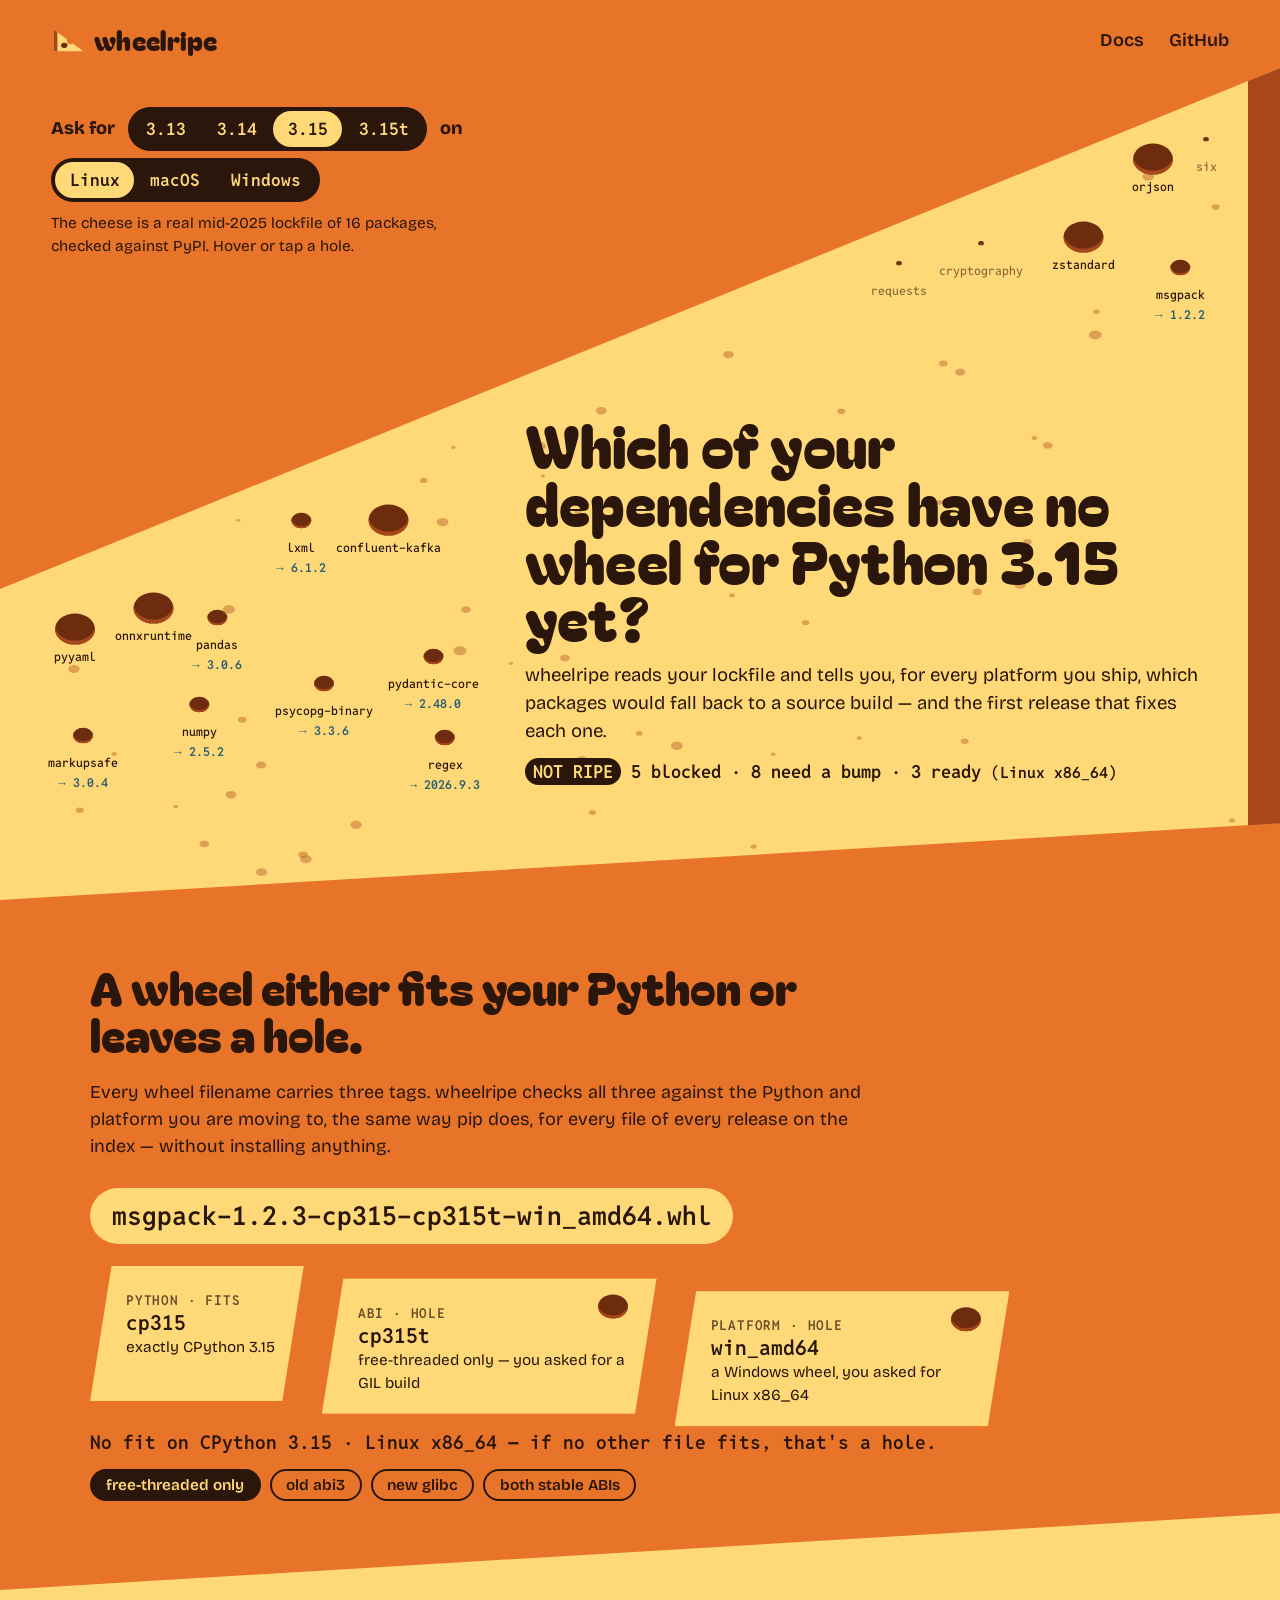
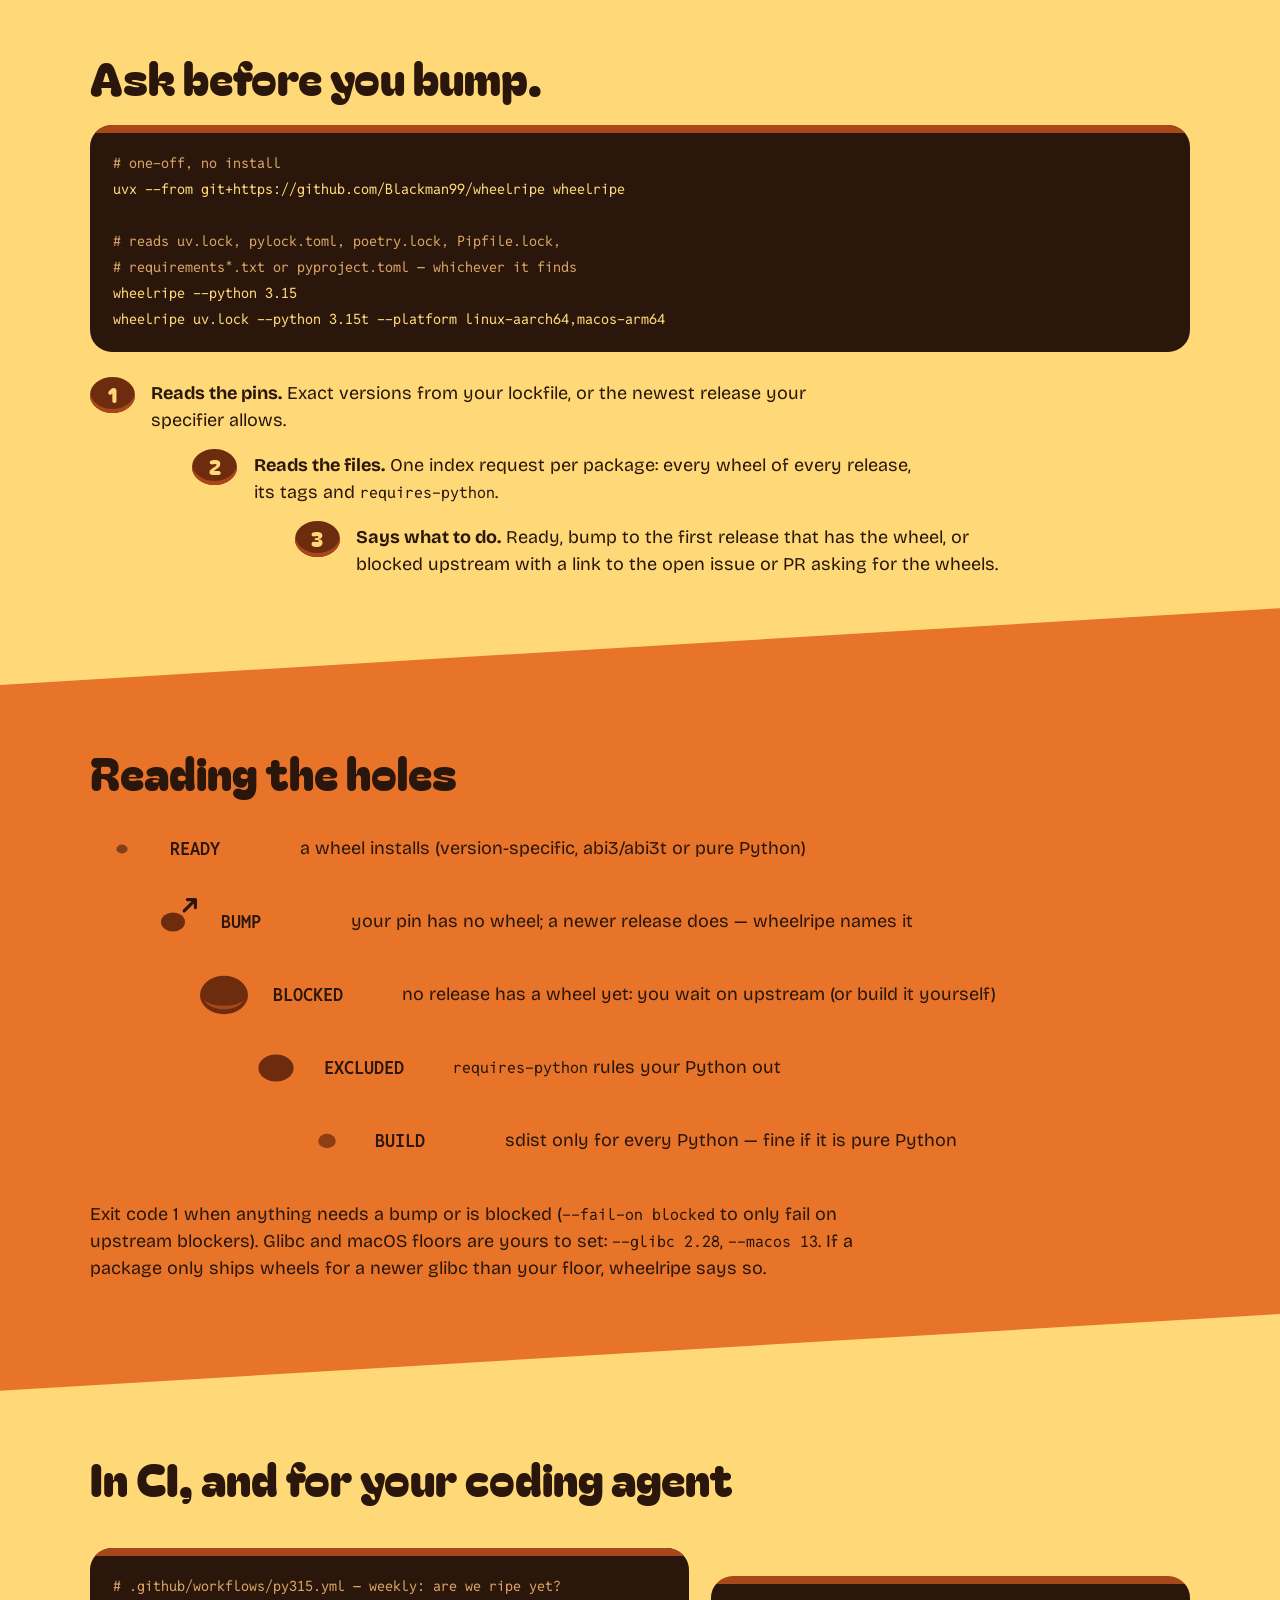
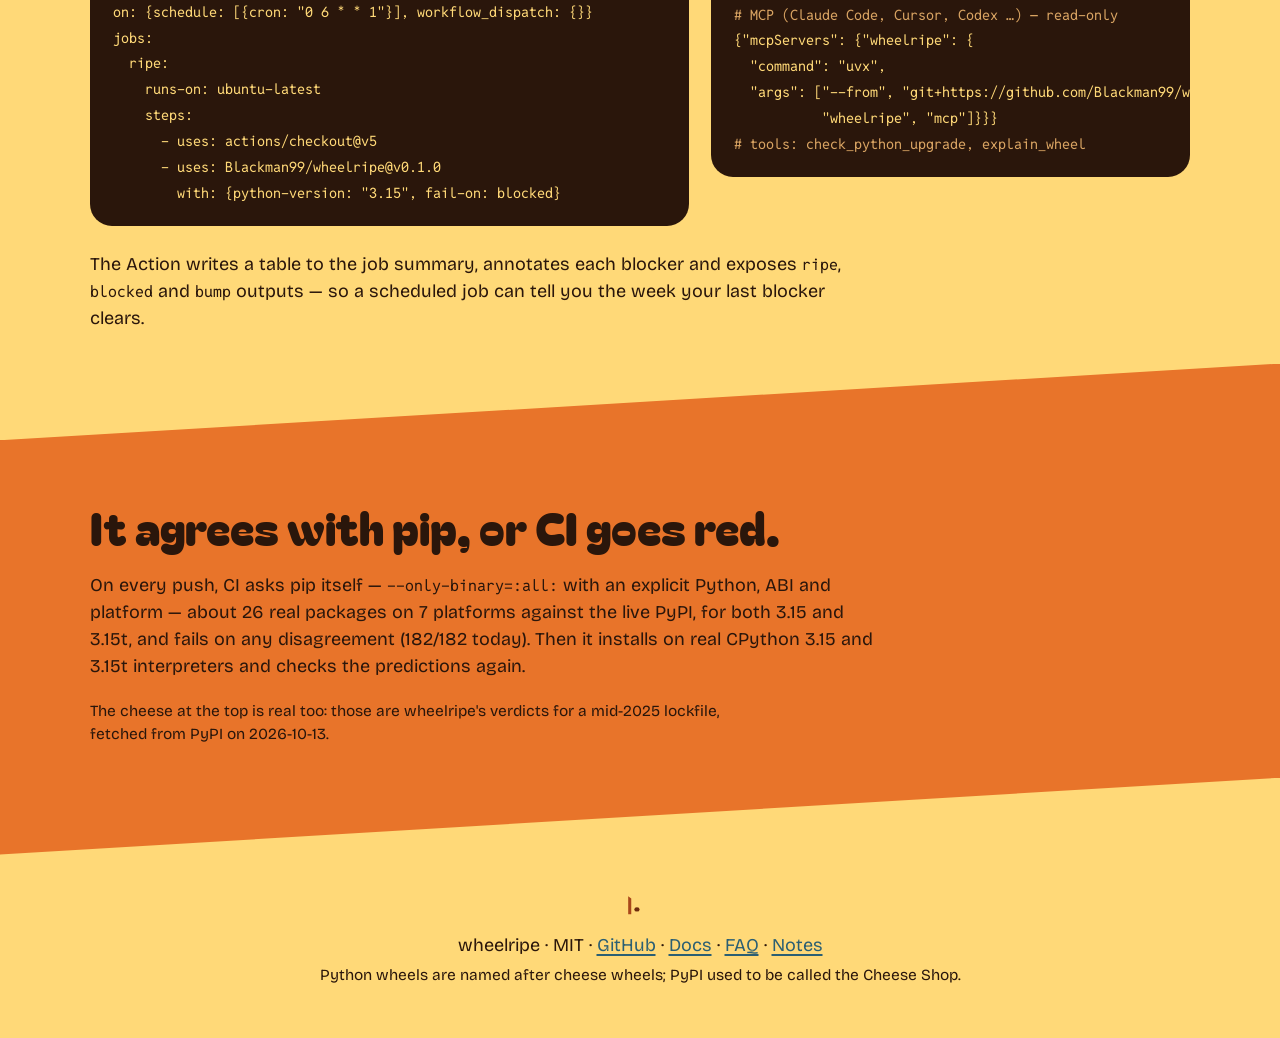
<file: site/index.html>
<!DOCTYPE html>
<html lang="en">
<head>
<meta charset="utf-8">
<meta name="viewport" content="width=device-width, initial-scale=1">
<title>wheelripe — which dependencies block your move to Python 3.15?</title>
<meta name="description" content="Before you move to a new Python (3.15, free-threaded 3.15t), find every dependency with no wheel for it on your platforms — and the version bump that fixes each one. CLI, GitHub Action, MCP server.">
<link rel="canonical" href="https://blackman99.github.io/wheelripe/">
<link rel="icon" href="favicon.svg" type="image/svg+xml">
<link rel="icon" href="logo-512.png" type="image/png" sizes="512x512">
<link rel="apple-touch-icon" href="logo-512.png">
<meta name="theme-color" content="#e8742a">
<meta property="og:type" content="website">
<meta property="og:site_name" content="wheelripe">
<meta property="og:title" content="wheelripe — the newer the Python, the more holes in the cheese">
<meta property="og:description" content="Find every dependency with no wheel yet for Python 3.15 / 3.15t on your platforms, and the bump that fixes each one.">
<meta property="og:url" content="https://blackman99.github.io/wheelripe/">
<meta property="og:image" content="https://blackman99.github.io/wheelripe/og.png">
<meta property="og:image:width" content="1200">
<meta property="og:image:height" content="630">
<meta property="og:image:alt" content="An orange field with a cheese wedge whose holes are labelled with Python packages that have no cp315 wheel yet.">
<meta name="twitter:card" content="summary_large_image">
<meta name="twitter:title" content="wheelripe — which dependencies block your move to Python 3.15?">
<meta name="twitter:description" content="Find every dependency with no wheel yet for Python 3.15 / 3.15t on your platforms, and the bump that fixes each one.">
<meta name="twitter:image" content="https://blackman99.github.io/wheelripe/og.png">
<meta name="twitter:image:alt" content="A cheese wedge whose holes are Python packages with no cp315 wheel yet.">
<link rel="preload" href="fonts/bagel-fat-one-400.woff2" as="font" type="font/woff2" crossorigin>
<link rel="preload" href="fonts/bricolage-grotesque.woff2" as="font" type="font/woff2" crossorigin>
<link rel="stylesheet" href="style.css">
</head>
<body>
<a class="skip" href="#how">Skip to how it works</a>
<header class="hero" id="top">
  <nav class="topnav" aria-label="Site">
    <a class="brand" href="./"><img src="favicon.svg" width="34" height="34" alt=""> wheelripe</a>
    <a href="docs/">Docs</a>
    <a href="https://github.com/Blackman99/wheelripe">GitHub</a>
  </nav>

  <div class="dial" role="group" aria-label="Target">
    <p class="dial-label" id="dial-py">Ask for</p>
    <div class="seg" role="radiogroup" aria-labelledby="dial-py" data-key="py">
      <button role="radio" aria-checked="false" data-v="3.13">3.13</button>
      <button role="radio" aria-checked="false" data-v="3.14">3.14</button>
      <button role="radio" aria-checked="true" data-v="3.15">3.15</button>
      <button role="radio" aria-checked="false" data-v="3.15t">3.15t</button>
    </div>
    <p class="dial-label" id="dial-os">on</p>
    <div class="seg" role="radiogroup" aria-labelledby="dial-os" data-key="os">
      <button role="radio" aria-checked="true" data-v="linux-x86_64">Linux</button>
      <button role="radio" aria-checked="false" data-v="macos-arm64">macOS</button>
      <button role="radio" aria-checked="false" data-v="windows-amd64">Windows</button>
    </div>
    <p class="dial-note">The cheese is a real mid-2025 lockfile of 16 packages, checked against PyPI. Hover or tap a hole.</p>
  </div>

  <svg class="cheese" id="cheese" aria-hidden="true" focusable="false"></svg>
  <div class="eyes-layer" id="eyes" role="list" aria-label="Dependencies of the demo project"></div>

  <div class="face-copy">
    <h1>Which of your dependencies have no wheel for <span class="h1-py" id="h1py">Python&nbsp;3.15</span> yet?</h1>
    <p class="lede">wheelripe reads your lockfile and tells you, for every platform you ship, which packages would fall back to a source build — and the first release that fixes each one.</p>
    <p class="verdict" id="verdict" aria-live="polite">&nbsp;</p>
  </div>
  <aside class="slip" id="slip" hidden></aside>
</header>

<main>
<section class="slice s-orange" id="how" aria-labelledby="how-h">
  <div class="slant-inner">
    <h2 id="how-h">A wheel either fits your Python or leaves a hole.</h2>
    <p class="prose">Every wheel filename carries three tags. wheelripe checks all three against the Python and platform you are moving to, the same way pip does, for every file of every release on the index — without installing anything.</p>
    <div class="slicer" id="slicer">
      <div class="slicer-file" id="slicer-file" aria-live="polite"></div>
      <div class="slices" id="slices"></div>
      <p class="slicer-out" id="slicer-out"></p>
      <div class="slicer-pick" role="group" aria-label="Example wheel">
        <button data-i="0" aria-pressed="true">free-threaded only</button>
        <button data-i="1" aria-pressed="false">old abi3</button>
        <button data-i="2" aria-pressed="false">new glibc</button>
        <button data-i="3" aria-pressed="false">both stable ABIs</button>
      </div>
    </div>
  </div>
</section>

<section class="slice s-paste" id="use" aria-labelledby="use-h">
  <div class="slant-inner">
    <h2 id="use-h">Ask before you bump.</h2>
    <div class="rind">
<pre><code><span class="c"># one-off, no install</span>
uvx --from git+https://github.com/Blackman99/wheelripe wheelripe

<span class="c"># reads uv.lock, pylock.toml, poetry.lock, Pipfile.lock,</span>
<span class="c"># requirements*.txt or pyproject.toml — whichever it finds</span>
wheelripe --python 3.15
wheelripe uv.lock --python 3.15t --platform linux-aarch64,macos-arm64</code></pre>
    </div>
    <ol class="steps">
      <li><b>Reads the pins.</b> Exact versions from your lockfile, or the newest release your specifier allows.</li>
      <li><b>Reads the files.</b> One index request per package: every wheel of every release, its tags and <code>requires-python</code>.</li>
      <li><b>Says what to do.</b> Ready, bump to the first release that has the wheel, or blocked upstream with a link to the open issue or PR asking for the wheels.</li>
    </ol>
  </div>
</section>

<section class="slice s-orange" id="eyes-legend" aria-labelledby="leg-h">
  <div class="slant-inner">
    <h2 id="leg-h">Reading the holes</h2>
    <ul class="legend">
      <li><svg viewBox="-40 -40 80 80" aria-hidden="true"><ellipse rx="7" ry="5.5" class="pore"/></svg><b>READY</b> <span>a wheel installs (version-specific, abi3/abi3t or pure Python)</span></li>
      <li><svg viewBox="-40 -40 80 80" aria-hidden="true"><ellipse rx="15" ry="12" class="hole"/><path d="M14 -14 l14 -14 m-10 0 h10 v10" class="arr"/></svg><b>BUMP</b> <span>your pin has no wheel; a newer release does — wheelripe names it</span></li>
      <li><svg viewBox="-40 -40 80 80" aria-hidden="true"><ellipse rx="30" ry="24" class="hole"/><path d="M-26 6 A30 24 0 0 0 26 6 A30 15 0 0 1 -26 6Z" class="lip"/></svg><b>BLOCKED</b> <span>no release has a wheel yet: you wait on upstream (or build it yourself)</span></li>
      <li><svg viewBox="-40 -40 80 80" aria-hidden="true"><ellipse rx="22" ry="17" class="hole crack"/></svg><b>EXCLUDED</b> <span><code>requires-python</code> rules your Python out</span></li>
      <li><svg viewBox="-40 -40 80 80" aria-hidden="true"><ellipse rx="11" ry="9" class="hole soft"/></svg><b>BUILD</b> <span>sdist only for every Python — fine if it is pure Python</span></li>
    </ul>
    <p class="prose">Exit code 1 when anything needs a bump or is blocked (<code>--fail-on blocked</code> to only fail on upstream blockers). Glibc and macOS floors are yours to set: <code>--glibc 2.28</code>, <code>--macos 13</code>. If a package only ships wheels for a newer glibc than your floor, wheelripe says so.</p>
  </div>
</section>

<section class="slice s-paste" id="ci" aria-labelledby="ci-h">
  <div class="slant-inner">
    <h2 id="ci-h">In CI, and for your coding agent</h2>
    <div class="pair">
      <div class="rind">
<pre><code><span class="c"># .github/workflows/py315.yml — weekly: are we ripe yet?</span>
on: {schedule: [{cron: "0 6 * * 1"}], workflow_dispatch: {}}
jobs:
  ripe:
    runs-on: ubuntu-latest
    steps:
      - uses: actions/checkout@v5
      - uses: Blackman99/wheelripe@v0.1.0
        with: {python-version: "3.15", fail-on: blocked}</code></pre>
      </div>
      <div class="rind">
<pre><code><span class="c"># MCP (Claude Code, Cursor, Codex …) — read-only</span>
{"mcpServers": {"wheelripe": {
  "command": "uvx",
  "args": ["--from", "git+https://github.com/Blackman99/wheelripe",
           "wheelripe", "mcp"]}}}
<span class="c"># tools: check_python_upgrade, explain_wheel</span></code></pre>
      </div>
    </div>
    <p class="prose">The Action writes a table to the job summary, annotates each blocker and exposes <code>ripe</code>, <code>blocked</code> and <code>bump</code> outputs — so a scheduled job can tell you the week your last blocker clears.</p>
  </div>
</section>

<section class="slice s-orange" id="trust" aria-labelledby="trust-h">
  <div class="slant-inner">
    <h2 id="trust-h">It agrees with pip, or CI goes red.</h2>
    <p class="prose">On every push, CI asks pip itself — <code>--only-binary=:all:</code> with an explicit Python, ABI and platform — about 26 real packages on 7 platforms against the live PyPI, for both 3.15 and 3.15t, and fails on any disagreement (182/182 today). Then it installs on real CPython 3.15 and 3.15t interpreters and checks the predictions again.</p>
    <p class="prose small">The cheese at the top is real too: those are wheelripe's verdicts for a mid-2025 lockfile, fetched from PyPI on <span id="gen">build day</span>.</p>
  </div>
</section>
</main>

<footer class="foot">
  <img src="favicon.svg" width="28" height="28" alt="">
  <p>wheelripe · MIT · <a href="https://github.com/Blackman99/wheelripe">GitHub</a> · <a href="docs/">Docs</a> · <a href="docs/faq.html">FAQ</a> · <a href="blog/">Notes</a></p>
  <p class="small">Python wheels are named after cheese wheels; PyPI used to be called the Cheese Shop.</p>
</footer>
<script src="app.js" defer></script>
</body>
</html>
</file>
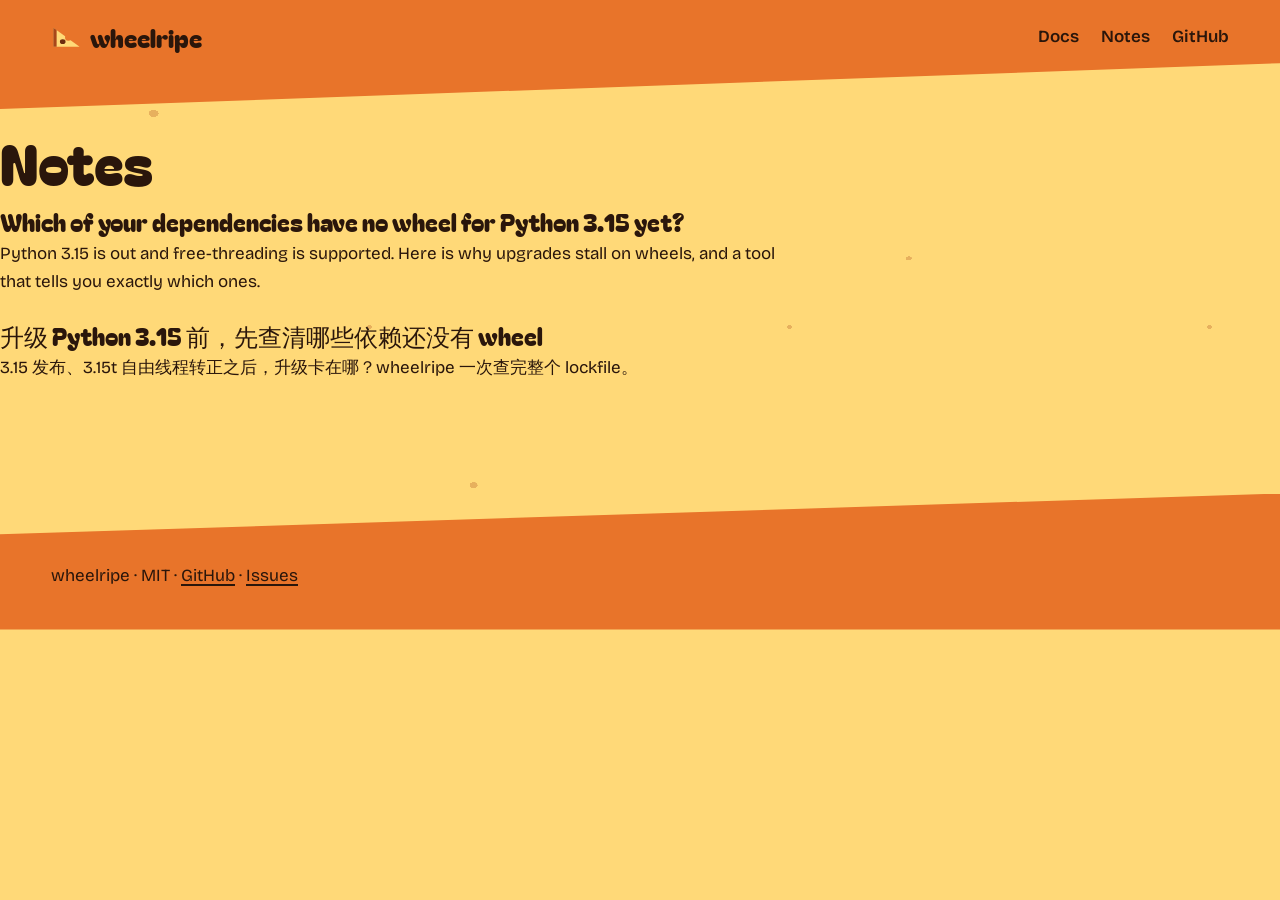
<file: site/blog/index.html>
<!DOCTYPE html>
<html lang="en">
<head>
<meta charset="utf-8">
<meta name="viewport" content="width=device-width, initial-scale=1">
<title>Notes · wheelripe</title>
<meta name="description" content="Writing about Python upgrades, wheels and wheelripe.">
<link rel="canonical" href="https://blackman99.github.io/wheelripe/blog/">
<link rel="icon" href="../favicon.svg" type="image/svg+xml">
<link rel="icon" href="../logo-512.png" type="image/png" sizes="512x512">
<link rel="apple-touch-icon" href="../logo-512.png">
<meta name="theme-color" content="#e8742a">
<meta property="og:type" content="article">
<meta property="og:site_name" content="wheelripe">
<meta property="og:title" content="Notes · wheelripe">
<meta property="og:description" content="Writing about Python upgrades, wheels and wheelripe.">
<meta property="og:url" content="https://blackman99.github.io/wheelripe/blog/">
<meta property="og:image" content="https://blackman99.github.io/wheelripe/og.png">
<meta property="og:image:width" content="1200">
<meta property="og:image:height" content="630">
<meta property="og:image:alt" content="A cheese wedge whose holes are Python packages with no cp315 wheel yet.">
<meta name="twitter:card" content="summary_large_image">
<meta name="twitter:title" content="Notes · wheelripe">
<meta name="twitter:description" content="Writing about Python upgrades, wheels and wheelripe.">
<meta name="twitter:image" content="https://blackman99.github.io/wheelripe/og.png">
<link rel="preload" href="../fonts/bricolage-grotesque.woff2" as="font" type="font/woff2" crossorigin>
<link rel="stylesheet" href="../docs.css">
</head>
<body>
<a class="skip" href="#main">Skip to content</a>
<header class="band">
  <a class="brand" href="../"><img src="../favicon.svg" width="30" height="30" alt=""> wheelripe</a>
  <nav aria-label="Site"><a href="../docs/">Docs</a><a href="../blog/">Notes</a><a href="https://github.com/Blackman99/wheelripe">GitHub</a></nav>
</header>
<main id="main" class="page"><h1>Notes</h1><ol class="posts"><li lang="en"><a href="which-dependencies-block-python-3-15.html"><b>Which of your dependencies have no wheel for Python 3.15 yet?</b></a><span>Python 3.15 is out and free-threading is supported. Here is why upgrades stall on wheels, and a tool that tells you exactly which ones.</span></li><li lang="zh-CN"><a href="python-3-15-wheel-check-zh.html"><b>升级 Python 3.15 前，先查清哪些依赖还没有 wheel</b></a><span>3.15 发布、3.15t 自由线程转正之后，升级卡在哪？wheelripe 一次查完整个 lockfile。</span></li></ol></main><footer class="foot"><p>wheelripe · MIT · <a href="https://github.com/Blackman99/wheelripe">GitHub</a> · <a href="https://github.com/Blackman99/wheelripe/issues">Issues</a></p></footer>
</body>
</html>
</file>
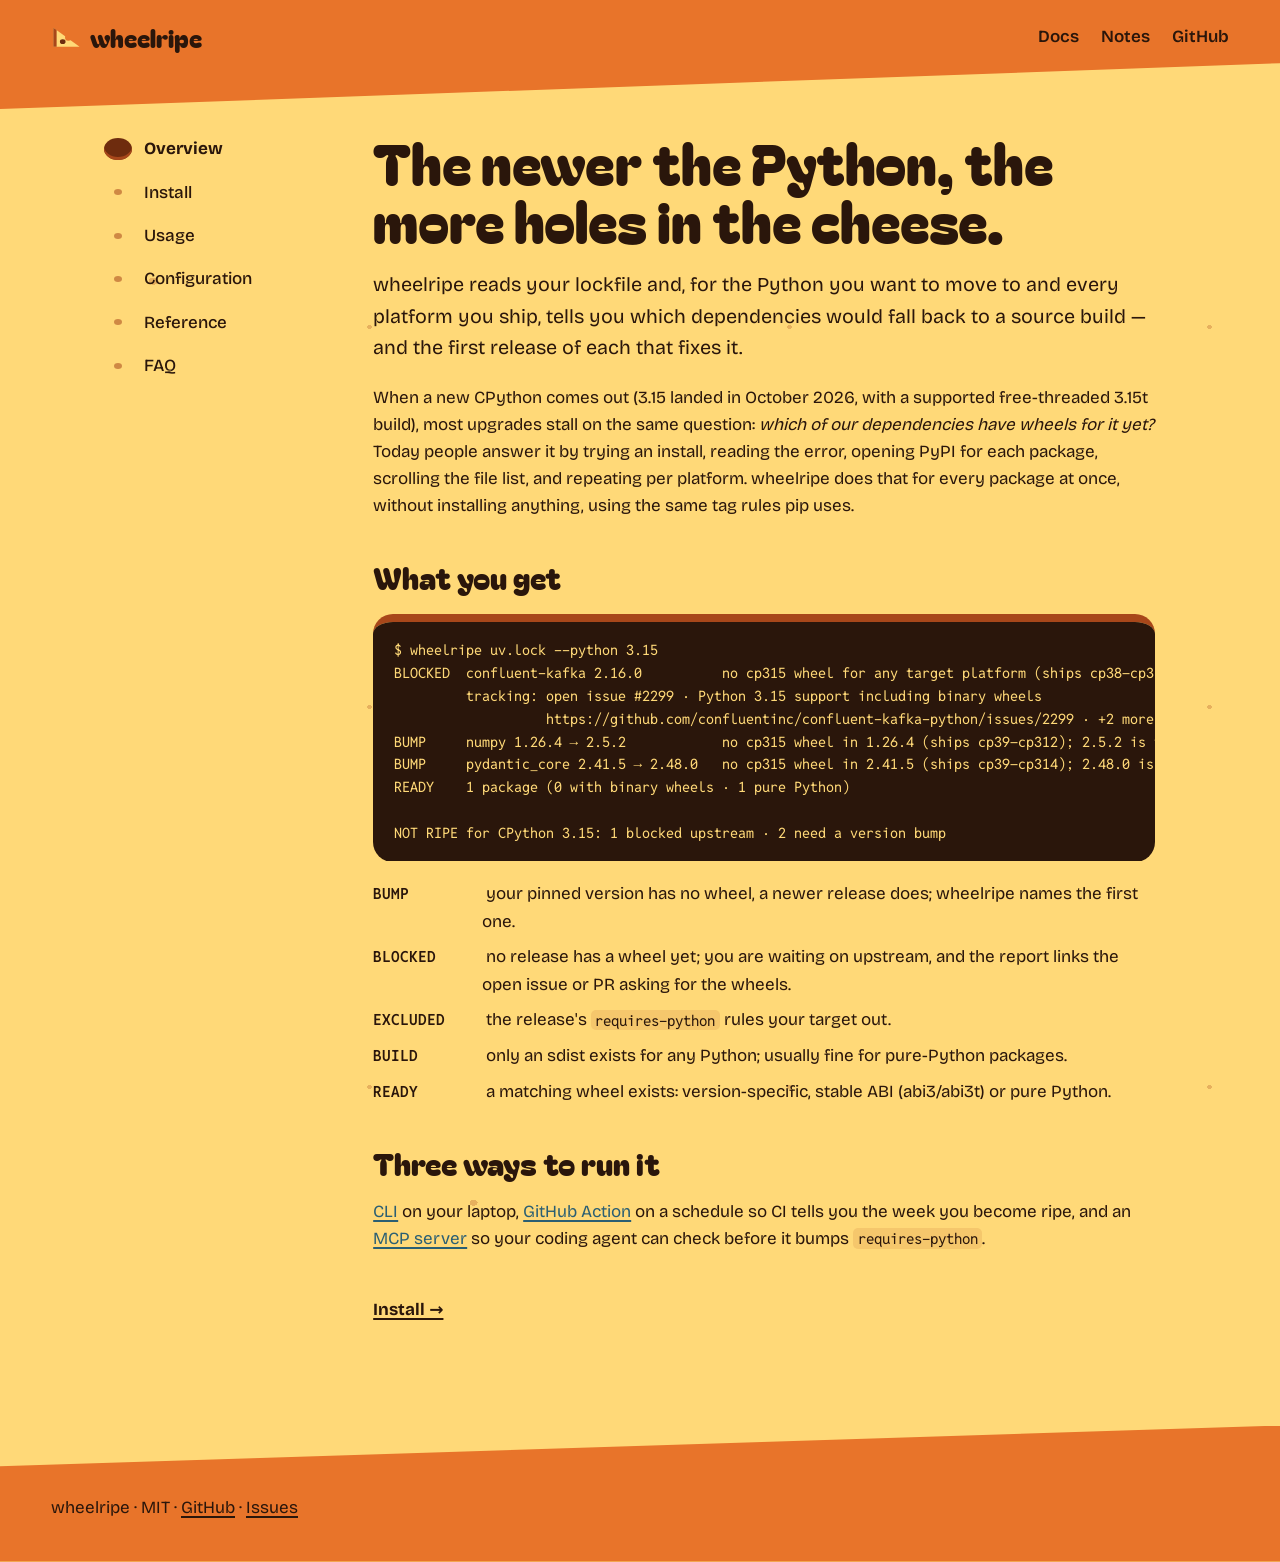
<file: site/docs/index.html>
<!DOCTYPE html>
<html lang="en">
<head>
<meta charset="utf-8">
<meta name="viewport" content="width=device-width, initial-scale=1">
<title>wheelripe docs</title>
<meta name="description" content="What wheelripe answers, in one page.">
<link rel="canonical" href="https://blackman99.github.io/wheelripe/docs/">
<link rel="icon" href="../favicon.svg" type="image/svg+xml">
<link rel="icon" href="../logo-512.png" type="image/png" sizes="512x512">
<link rel="apple-touch-icon" href="../logo-512.png">
<meta name="theme-color" content="#e8742a">
<meta property="og:type" content="website">
<meta property="og:site_name" content="wheelripe">
<meta property="og:title" content="wheelripe docs">
<meta property="og:description" content="What wheelripe answers, in one page.">
<meta property="og:url" content="https://blackman99.github.io/wheelripe/docs/">
<meta property="og:image" content="https://blackman99.github.io/wheelripe/og.png">
<meta property="og:image:width" content="1200">
<meta property="og:image:height" content="630">
<meta property="og:image:alt" content="A cheese wedge whose holes are Python packages with no cp315 wheel yet.">
<meta name="twitter:card" content="summary_large_image">
<meta name="twitter:title" content="wheelripe docs">
<meta name="twitter:description" content="What wheelripe answers, in one page.">
<meta name="twitter:image" content="https://blackman99.github.io/wheelripe/og.png">
<link rel="preload" href="../fonts/bricolage-grotesque.woff2" as="font" type="font/woff2" crossorigin>
<link rel="stylesheet" href="../docs.css">
</head>
<body>
<a class="skip" href="#main">Skip to content</a>
<header class="band">
  <a class="brand" href="../"><img src="../favicon.svg" width="30" height="30" alt=""> wheelripe</a>
  <nav aria-label="Site"><a href="../docs/">Docs</a><a href="../blog/">Notes</a><a href="https://github.com/Blackman99/wheelripe">GitHub</a></nav>
</header>
<div class="docs"><nav class="side" aria-label="Docs"><ol><li><a href="./" aria-current="page"><i aria-hidden="true"></i>Overview</a></li><li><a href="install.html"><i aria-hidden="true"></i>Install</a></li><li><a href="usage.html"><i aria-hidden="true"></i>Usage</a></li><li><a href="configuration.html"><i aria-hidden="true"></i>Configuration</a></li><li><a href="reference.html"><i aria-hidden="true"></i>Reference</a></li><li><a href="faq.html"><i aria-hidden="true"></i>FAQ</a></li></ol></nav><main id="main" class="page">
<h1>The newer the Python, the more holes in the cheese.</h1>
<p class="lede">wheelripe reads your lockfile and, for the Python you want to move to and every platform you ship, tells you which dependencies would fall back to a source build — and the first release of each that fixes it.</p>
<p>When a new CPython comes out (3.15 landed in October 2026, with a supported free-threaded 3.15t build), most upgrades stall on the same question: <em>which of our dependencies have wheels for it yet?</em> Today people answer it by trying an install, reading the error, opening PyPI for each package, scrolling the file list, and repeating per platform. wheelripe does that for every package at once, without installing anything, using the same tag rules pip uses.</p>
<h2>What you get</h2>
<div class="rind"><pre><code>$ wheelripe uv.lock --python 3.15
BLOCKED  confluent-kafka 2.16.0          no cp315 wheel for any target platform (ships cp38–cp314)
         tracking: open issue #2299 · Python 3.15 support including binary wheels
                   https://github.com/confluentinc/confluent-kafka-python/issues/2299 · +2 more open
BUMP     numpy 1.26.4 → 2.5.2            no cp315 wheel in 1.26.4 (ships cp39–cp312); 2.5.2 is the first release with one
BUMP     pydantic_core 2.41.5 → 2.48.0   no cp315 wheel in 2.41.5 (ships cp39–cp314); 2.48.0 is the first release with one
READY    1 package (0 with binary wheels · 1 pure Python)

NOT RIPE for CPython 3.15: 1 blocked upstream · 2 need a version bump</code></pre></div>
<ul class="holes">
<li><b>BUMP</b> your pinned version has no wheel, a newer release does; wheelripe names the first one.</li>
<li><b>BLOCKED</b> no release has a wheel yet; you are waiting on upstream, and the report links the open issue or PR asking for the wheels.</li>
<li><b>EXCLUDED</b> the release's <code>requires-python</code> rules your target out.</li>
<li><b>BUILD</b> only an sdist exists for any Python; usually fine for pure-Python packages.</li>
<li><b>READY</b> a matching wheel exists: version-specific, stable ABI (abi3/abi3t) or pure Python.</li>
</ul>
<h2>Three ways to run it</h2>
<p><a href="usage.html#cli">CLI</a> on your laptop, <a href="usage.html#github-action">GitHub Action</a> on a schedule so CI tells you the week you become ripe, and an <a href="usage.html#mcp">MCP server</a> so your coding agent can check before it bumps <code>requires-python</code>.</p>
<p class="next"><a href="install.html">Install →</a></p>
</main></div><footer class="foot"><p>wheelripe · MIT · <a href="https://github.com/Blackman99/wheelripe">GitHub</a> · <a href="https://github.com/Blackman99/wheelripe/issues">Issues</a></p></footer>
</body>
</html>
</file>
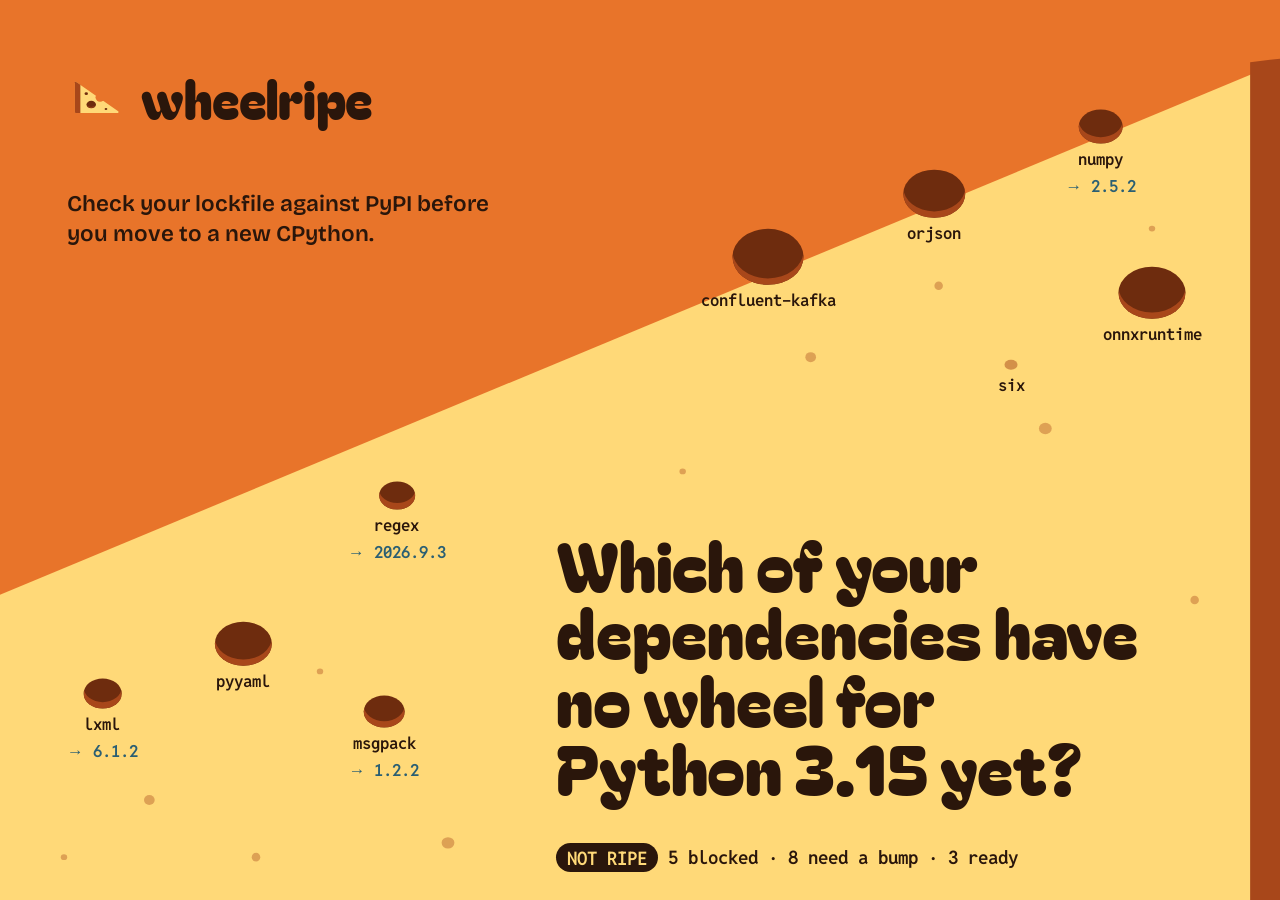
<file: design/og.html>
<!DOCTYPE html>
<html><head><meta charset="utf-8">
<style>
@font-face{font-family:'Bagel Fat One';src:url(../site/fonts/bagel-fat-one-400.woff2) format('woff2')}
@font-face{font-family:'Bricolage Grotesque';font-weight:200 800;src:url(../site/fonts/bricolage-grotesque.woff2) format('woff2')}
@font-face{font-family:'Reddit Mono';font-weight:200 900;src:url(../site/fonts/reddit-mono.woff2) format('woff2')}
html,body{margin:0;width:100vw;height:100vh;overflow:hidden;background:#e8742a;color:#2a160b}
svg.bg{position:absolute;inset:0;width:100%;height:100%}
.brand{position:absolute;left:5.2vw;top:6.5vh;display:flex;align-items:center;gap:1.2vw;font:400 4.1vw 'Bagel Fat One'}
.brand img{width:4.6vw;height:4.6vw}
.tag{position:absolute;left:5.2vw;top:21vh;font:600 1.75vw/1.35 'Bricolage Grotesque';max-width:34vw}
h1{position:absolute;right:4.6vw;bottom:11vh;margin:0;font:400 5.3vw/1.0 'Bagel Fat One';text-align:left;width:52vw}
.eye{position:absolute;transform:translate(-50%,-50%);display:flex;flex-direction:column;align-items:center;gap:.5vh;font:600 1.3vw 'Reddit Mono'}
.eye i{display:block;border-radius:50%;background:#6e2c0e;box-shadow:inset 0 -0.5vw 0 #a8471a}
.eye b{font-weight:600;color:#2b5f73}
.verdict{position:absolute;right:4.6vw;bottom:3.4vh;font:600 1.45vw 'Reddit Mono';width:52vw}
.verdict span{background:#2a160b;color:#ffd978;border-radius:99px;padding:.15em .6em}
</style></head><body>
<svg class="bg" viewBox="0 0 1200 630" preserveAspectRatio="none" aria-hidden="true">
  <path d="M1212 40 L1212 642 L-12 642 L-12 420 Z" fill="#ffd978"/>
  <path d="M1172 43.5 L1212 40 L1212 642 L1172 642 Z" fill="#a8471a"/>
  <g fill="#a8471a" opacity=".38">
    <ellipse cx="140" cy="560" rx="5" ry="3.5"/><ellipse cx="300" cy="470" rx="3" ry="2"/><ellipse cx="420" cy="590" rx="6" ry="4"/>
    <ellipse cx="560" cy="410" rx="4" ry="3"/><ellipse cx="760" cy="250" rx="5" ry="3.5"/><ellipse cx="1080" cy="160" rx="3" ry="2"/>
    <ellipse cx="980" cy="300" rx="6" ry="4"/><ellipse cx="640" cy="330" rx="3" ry="2"/><ellipse cx="240" cy="600" rx="4" ry="3"/>
    <ellipse cx="880" cy="200" rx="4" ry="3"/><ellipse cx="60" cy="600" rx="3" ry="2"/><ellipse cx="1120" cy="420" rx="4" ry="3"/>
  </g>
</svg>
<div class="brand"><img src="../site/logo.svg" alt="">wheelripe</div>
<div class="tag">Check your lockfile against PyPI before you move to a new CPython.</div>
<div id="eyes"></div>
<h1>Which of your dependencies have no wheel for Python&nbsp;3.15 yet?</h1>
<div class="verdict"><span>NOT RIPE</span> 5 blocked · 8 need a bump · 3 ready</div>
<script>
// x%, y%, diameter (vw), name, fix
const E=[[60,30,5.6,'confluent-kafka',''],[73,23,4.8,'orjson',''],[86,17,3.4,'numpy','→ 2.5.2'],[90,34,5.2,'onnxruntime',''],
 [8,80,3.0,'lxml','→ 6.1.2'],[19,73,4.4,'pyyaml',''],[30,82,3.2,'msgpack','→ 1.2.2'],[31,58,2.8,'regex','→ 2026.9.3'],[79,42,1.0,'six','']];
const box=document.getElementById('eyes');
for(const [x,y,d,n,f] of E){const e=document.createElement('div');e.className='eye';e.style.left=x+'vw';e.style.top=y+'vh';
 e.innerHTML=`<i style="width:${d}vw;height:${d*.78}vw;${d<1.5?'background:#a8471a;opacity:.5;box-shadow:none':''}"></i>${n}${f?`<b>${f}</b>`:''}`;box.appendChild(e);}
</script>
</body></html>
</file>
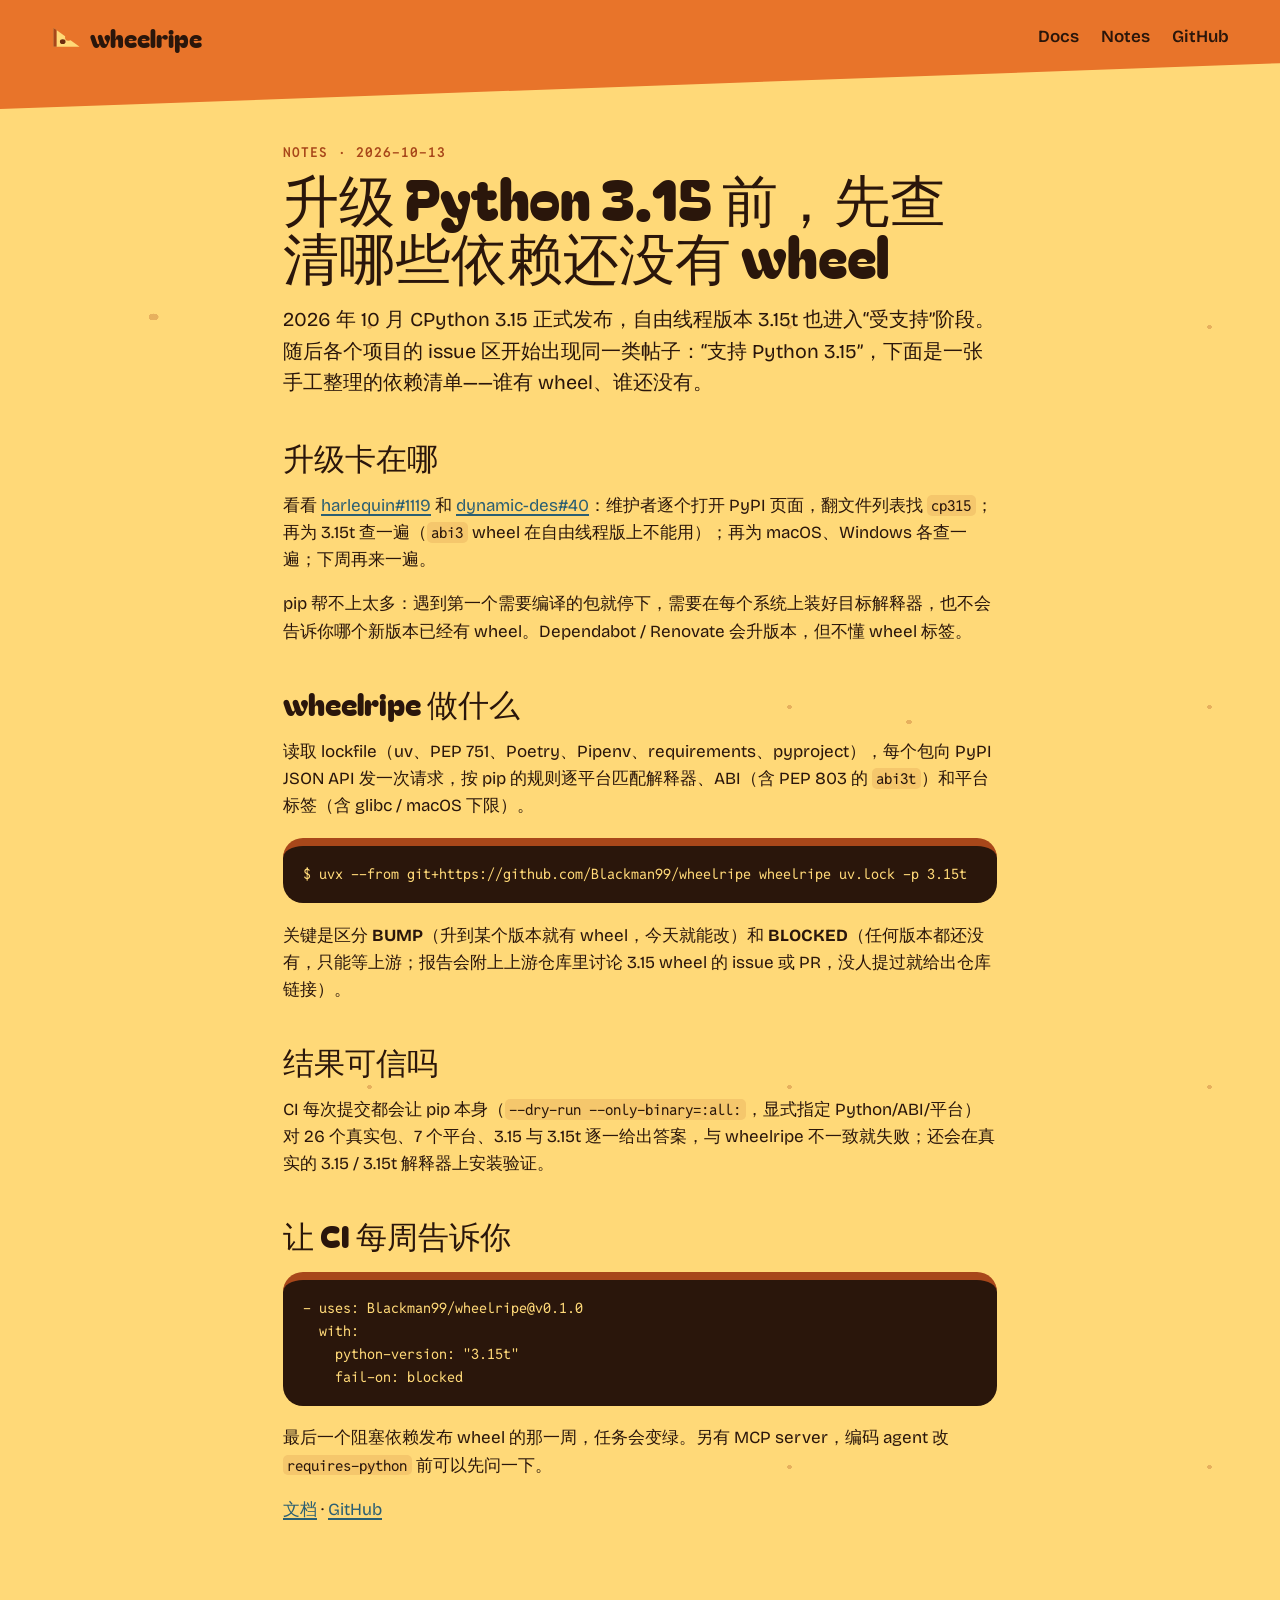
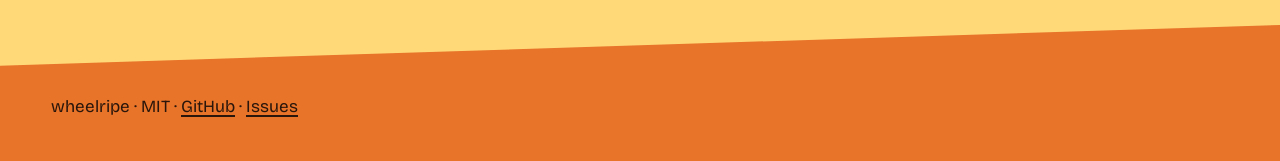
<file: site/blog/python-3-15-wheel-check-zh.html>
<!DOCTYPE html>
<html lang="zh-CN">
<head>
<meta charset="utf-8">
<meta name="viewport" content="width=device-width, initial-scale=1">
<title>升级 Python 3.15 前，先查清哪些依赖还没有 wheel</title>
<meta name="description" content="3.15 发布、3.15t 自由线程转正之后，升级卡在哪？wheelripe 一次查完整个 lockfile。">
<link rel="canonical" href="https://blackman99.github.io/wheelripe/blog/python-3-15-wheel-check-zh.html">
<link rel="icon" href="../favicon.svg" type="image/svg+xml">
<link rel="icon" href="../logo-512.png" type="image/png" sizes="512x512">
<link rel="apple-touch-icon" href="../logo-512.png">
<meta name="theme-color" content="#e8742a">
<meta property="og:type" content="article">
<meta property="og:site_name" content="wheelripe">
<meta property="og:title" content="升级 Python 3.15 前，先查清哪些依赖还没有 wheel">
<meta property="og:description" content="3.15 发布、3.15t 自由线程转正之后，升级卡在哪？wheelripe 一次查完整个 lockfile。">
<meta property="og:url" content="https://blackman99.github.io/wheelripe/blog/python-3-15-wheel-check-zh.html">
<meta property="og:image" content="https://blackman99.github.io/wheelripe/og.png">
<meta property="og:image:width" content="1200">
<meta property="og:image:height" content="630">
<meta property="og:image:alt" content="A cheese wedge whose holes are Python packages with no cp315 wheel yet.">
<meta name="twitter:card" content="summary_large_image">
<meta name="twitter:title" content="升级 Python 3.15 前，先查清哪些依赖还没有 wheel">
<meta name="twitter:description" content="3.15 发布、3.15t 自由线程转正之后，升级卡在哪？wheelripe 一次查完整个 lockfile。">
<meta name="twitter:image" content="https://blackman99.github.io/wheelripe/og.png">
<link rel="preload" href="../fonts/bricolage-grotesque.woff2" as="font" type="font/woff2" crossorigin>
<link rel="stylesheet" href="../docs.css">
</head>
<body>
<a class="skip" href="#main">Skip to content</a>
<header class="band">
  <a class="brand" href="../"><img src="../favicon.svg" width="30" height="30" alt=""> wheelripe</a>
  <nav aria-label="Site"><a href="../docs/">Docs</a><a href="../blog/">Notes</a><a href="https://github.com/Blackman99/wheelripe">GitHub</a></nav>
</header>
<main id="main" class="page article"><p class="kicker">Notes · 2026-10-13</p><h1>升级 Python 3.15 前，先查清哪些依赖还没有 wheel</h1>
<p class="lede">2026 年 10 月 CPython 3.15 正式发布，自由线程版本 3.15t 也进入“受支持”阶段。随后各个项目的 issue 区开始出现同一类帖子：“支持 Python 3.15”，下面是一张手工整理的依赖清单——谁有 wheel、谁还没有。</p>
<h2>升级卡在哪</h2>
<p>看看 <a href="https://github.com/tconbeer/harlequin/issues/1119">harlequin#1119</a> 和 <a href="https://github.com/jaehyeon-kim/dynamic-des/issues/40">dynamic-des#40</a>：维护者逐个打开 PyPI 页面，翻文件列表找 <code>cp315</code>；再为 3.15t 查一遍（<code>abi3</code> wheel 在自由线程版上不能用）；再为 macOS、Windows 各查一遍；下周再来一遍。</p>
<p>pip 帮不上太多：遇到第一个需要编译的包就停下，需要在每个系统上装好目标解释器，也不会告诉你哪个新版本已经有 wheel。Dependabot / Renovate 会升版本，但不懂 wheel 标签。</p>
<h2>wheelripe 做什么</h2>
<p>读取 lockfile（uv、PEP 751、Poetry、Pipenv、requirements、pyproject），每个包向 PyPI JSON API 发一次请求，按 pip 的规则逐平台匹配解释器、ABI（含 PEP 803 的 <code>abi3t</code>）和平台标签（含 glibc / macOS 下限）。</p>
<div class="rind"><pre><code>$ uvx --from git+https://github.com/Blackman99/wheelripe wheelripe uv.lock -p 3.15t</code></pre></div>
<p>关键是区分 <b>BUMP</b>（升到某个版本就有 wheel，今天就能改）和 <b>BLOCKED</b>（任何版本都还没有，只能等上游；报告会附上上游仓库里讨论 3.15 wheel 的 issue 或 PR，没人提过就给出仓库链接）。</p>
<h2>结果可信吗</h2>
<p>CI 每次提交都会让 pip 本身（<code>--dry-run --only-binary=:all:</code>，显式指定 Python/ABI/平台）对 26 个真实包、7 个平台、3.15 与 3.15t 逐一给出答案，与 wheelripe 不一致就失败；还会在真实的 3.15 / 3.15t 解释器上安装验证。</p>
<h2>让 CI 每周告诉你</h2>
<div class="rind"><pre><code>- uses: Blackman99/wheelripe@v0.1.0
  with:
    python-version: &quot;3.15t&quot;
    fail-on: blocked</code></pre></div>
<p>最后一个阻塞依赖发布 wheel 的那一周，任务会变绿。另有 MCP server，编码 agent 改 <code>requires-python</code> 前可以先问一下。</p>
<p><a href="../docs/">文档</a> · <a href="https://github.com/Blackman99/wheelripe">GitHub</a></p>
</main><footer class="foot"><p>wheelripe · MIT · <a href="https://github.com/Blackman99/wheelripe">GitHub</a> · <a href="https://github.com/Blackman99/wheelripe/issues">Issues</a></p></footer>
</body>
</html>
</file>
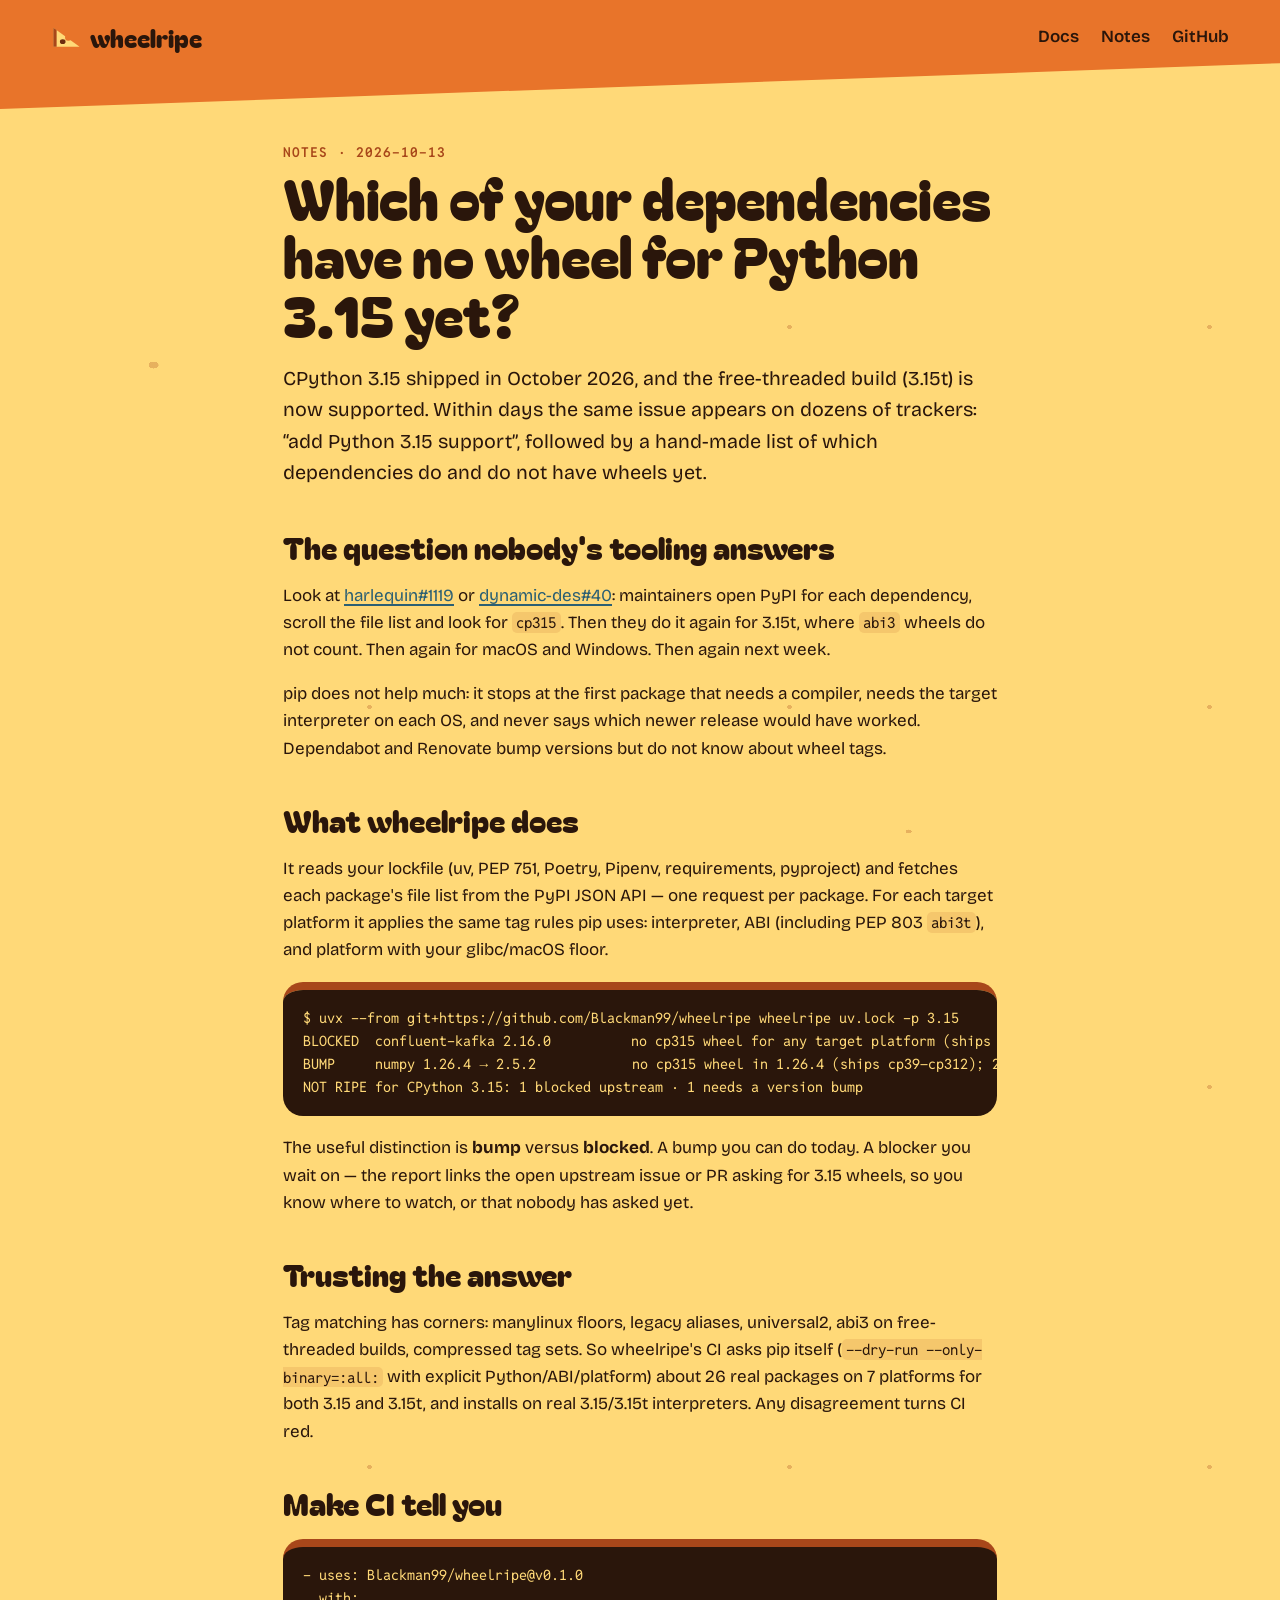
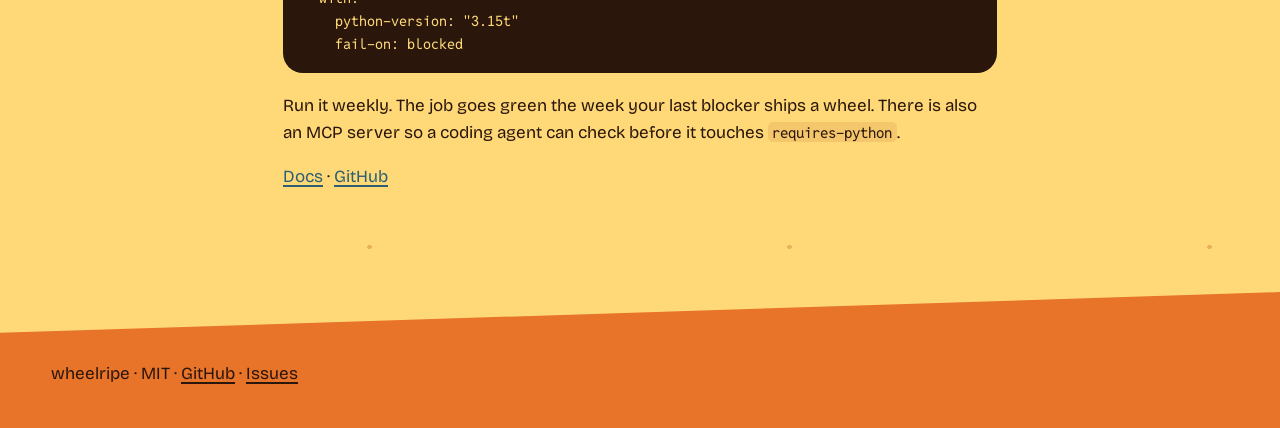
<file: site/blog/which-dependencies-block-python-3-15.html>
<!DOCTYPE html>
<html lang="en">
<head>
<meta charset="utf-8">
<meta name="viewport" content="width=device-width, initial-scale=1">
<title>Which of your dependencies have no wheel for Python 3.15 yet?</title>
<meta name="description" content="Python 3.15 is out and free-threading is supported. Here is why upgrades stall on wheels, and a tool that tells you exactly which ones.">
<link rel="canonical" href="https://blackman99.github.io/wheelripe/blog/which-dependencies-block-python-3-15.html">
<link rel="icon" href="../favicon.svg" type="image/svg+xml">
<link rel="icon" href="../logo-512.png" type="image/png" sizes="512x512">
<link rel="apple-touch-icon" href="../logo-512.png">
<meta name="theme-color" content="#e8742a">
<meta property="og:type" content="article">
<meta property="og:site_name" content="wheelripe">
<meta property="og:title" content="Which of your dependencies have no wheel for Python 3.15 yet?">
<meta property="og:description" content="Python 3.15 is out and free-threading is supported. Here is why upgrades stall on wheels, and a tool that tells you exactly which ones.">
<meta property="og:url" content="https://blackman99.github.io/wheelripe/blog/which-dependencies-block-python-3-15.html">
<meta property="og:image" content="https://blackman99.github.io/wheelripe/og.png">
<meta property="og:image:width" content="1200">
<meta property="og:image:height" content="630">
<meta property="og:image:alt" content="A cheese wedge whose holes are Python packages with no cp315 wheel yet.">
<meta name="twitter:card" content="summary_large_image">
<meta name="twitter:title" content="Which of your dependencies have no wheel for Python 3.15 yet?">
<meta name="twitter:description" content="Python 3.15 is out and free-threading is supported. Here is why upgrades stall on wheels, and a tool that tells you exactly which ones.">
<meta name="twitter:image" content="https://blackman99.github.io/wheelripe/og.png">
<link rel="preload" href="../fonts/bricolage-grotesque.woff2" as="font" type="font/woff2" crossorigin>
<link rel="stylesheet" href="../docs.css">
</head>
<body>
<a class="skip" href="#main">Skip to content</a>
<header class="band">
  <a class="brand" href="../"><img src="../favicon.svg" width="30" height="30" alt=""> wheelripe</a>
  <nav aria-label="Site"><a href="../docs/">Docs</a><a href="../blog/">Notes</a><a href="https://github.com/Blackman99/wheelripe">GitHub</a></nav>
</header>
<main id="main" class="page article"><p class="kicker">Notes · 2026-10-13</p><h1>Which of your dependencies have no wheel for Python 3.15 yet?</h1>
<p class="lede">CPython 3.15 shipped in October 2026, and the free-threaded build (3.15t) is now supported. Within days the same issue appears on dozens of trackers: “add Python 3.15 support”, followed by a hand-made list of which dependencies do and do not have wheels yet.</p>
<h2>The question nobody's tooling answers</h2>
<p>Look at <a href="https://github.com/tconbeer/harlequin/issues/1119">harlequin#1119</a> or <a href="https://github.com/jaehyeon-kim/dynamic-des/issues/40">dynamic-des#40</a>: maintainers open PyPI for each dependency, scroll the file list and look for <code>cp315</code>. Then they do it again for 3.15t, where <code>abi3</code> wheels do not count. Then again for macOS and Windows. Then again next week.</p>
<p>pip does not help much: it stops at the first package that needs a compiler, needs the target interpreter on each OS, and never says which newer release would have worked. Dependabot and Renovate bump versions but do not know about wheel tags.</p>
<h2>What wheelripe does</h2>
<p>It reads your lockfile (uv, PEP 751, Poetry, Pipenv, requirements, pyproject) and fetches each package's file list from the PyPI JSON API — one request per package. For each target platform it applies the same tag rules pip uses: interpreter, ABI (including PEP 803 <code>abi3t</code>), and platform with your glibc/macOS floor.</p>
<div class="rind"><pre><code>$ uvx --from git+https://github.com/Blackman99/wheelripe wheelripe uv.lock -p 3.15
BLOCKED  confluent-kafka 2.16.0          no cp315 wheel for any target platform (ships cp38–cp314)
BUMP     numpy 1.26.4 → 2.5.2            no cp315 wheel in 1.26.4 (ships cp39–cp312); 2.5.2 is the first release with one
NOT RIPE for CPython 3.15: 1 blocked upstream · 1 needs a version bump</code></pre></div>
<p>The useful distinction is <b>bump</b> versus <b>blocked</b>. A bump you can do today. A blocker you wait on — the report links the open upstream issue or PR asking for 3.15 wheels, so you know where to watch, or that nobody has asked yet.</p>
<h2>Trusting the answer</h2>
<p>Tag matching has corners: manylinux floors, legacy aliases, universal2, abi3 on free-threaded builds, compressed tag sets. So wheelripe's CI asks pip itself (<code>--dry-run --only-binary=:all:</code> with explicit Python/ABI/platform) about 26 real packages on 7 platforms for both 3.15 and 3.15t, and installs on real 3.15/3.15t interpreters. Any disagreement turns CI red.</p>
<h2>Make CI tell you</h2>
<div class="rind"><pre><code>- uses: Blackman99/wheelripe@v0.1.0
  with:
    python-version: &quot;3.15t&quot;
    fail-on: blocked</code></pre></div>
<p>Run it weekly. The job goes green the week your last blocker ships a wheel. There is also an MCP server so a coding agent can check before it touches <code>requires-python</code>.</p>
<p><a href="../docs/">Docs</a> · <a href="https://github.com/Blackman99/wheelripe">GitHub</a></p>
</main><footer class="foot"><p>wheelripe · MIT · <a href="https://github.com/Blackman99/wheelripe">GitHub</a> · <a href="https://github.com/Blackman99/wheelripe/issues">Issues</a></p></footer>
</body>
</html>
</file>
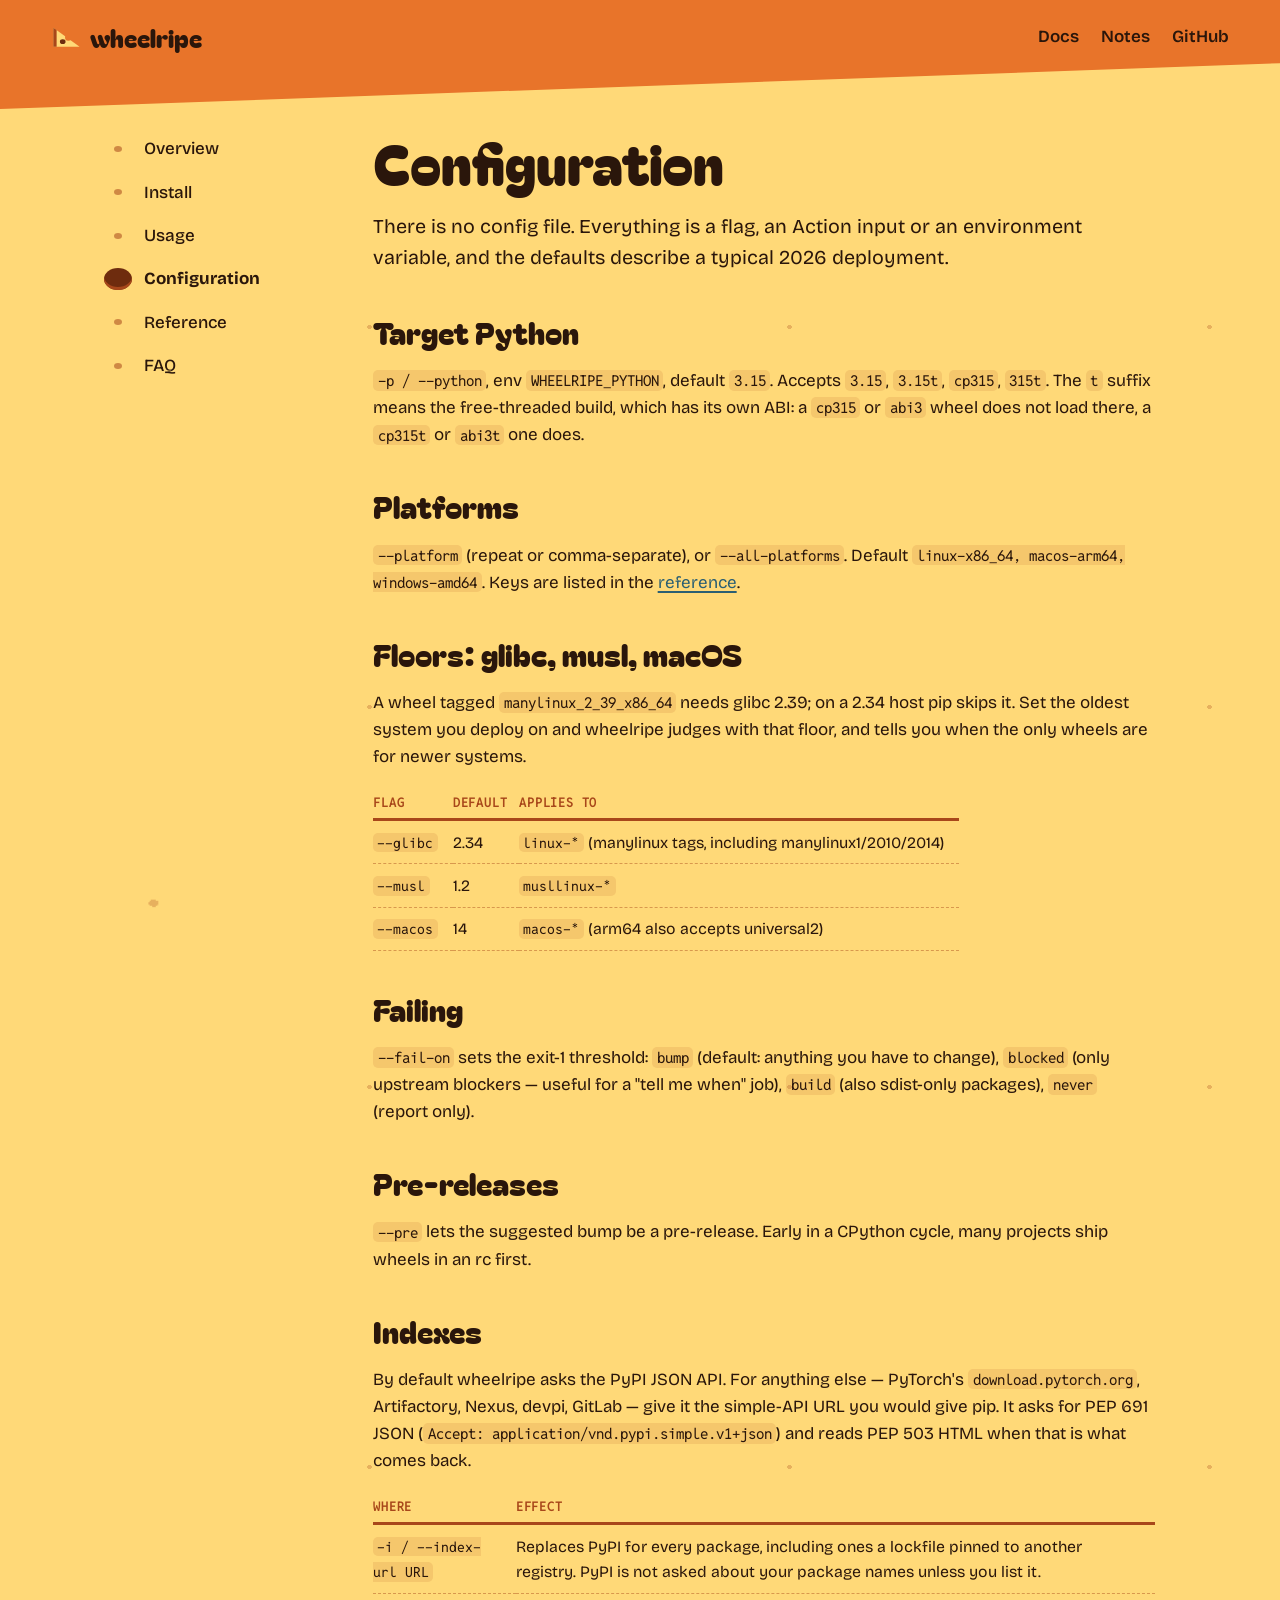
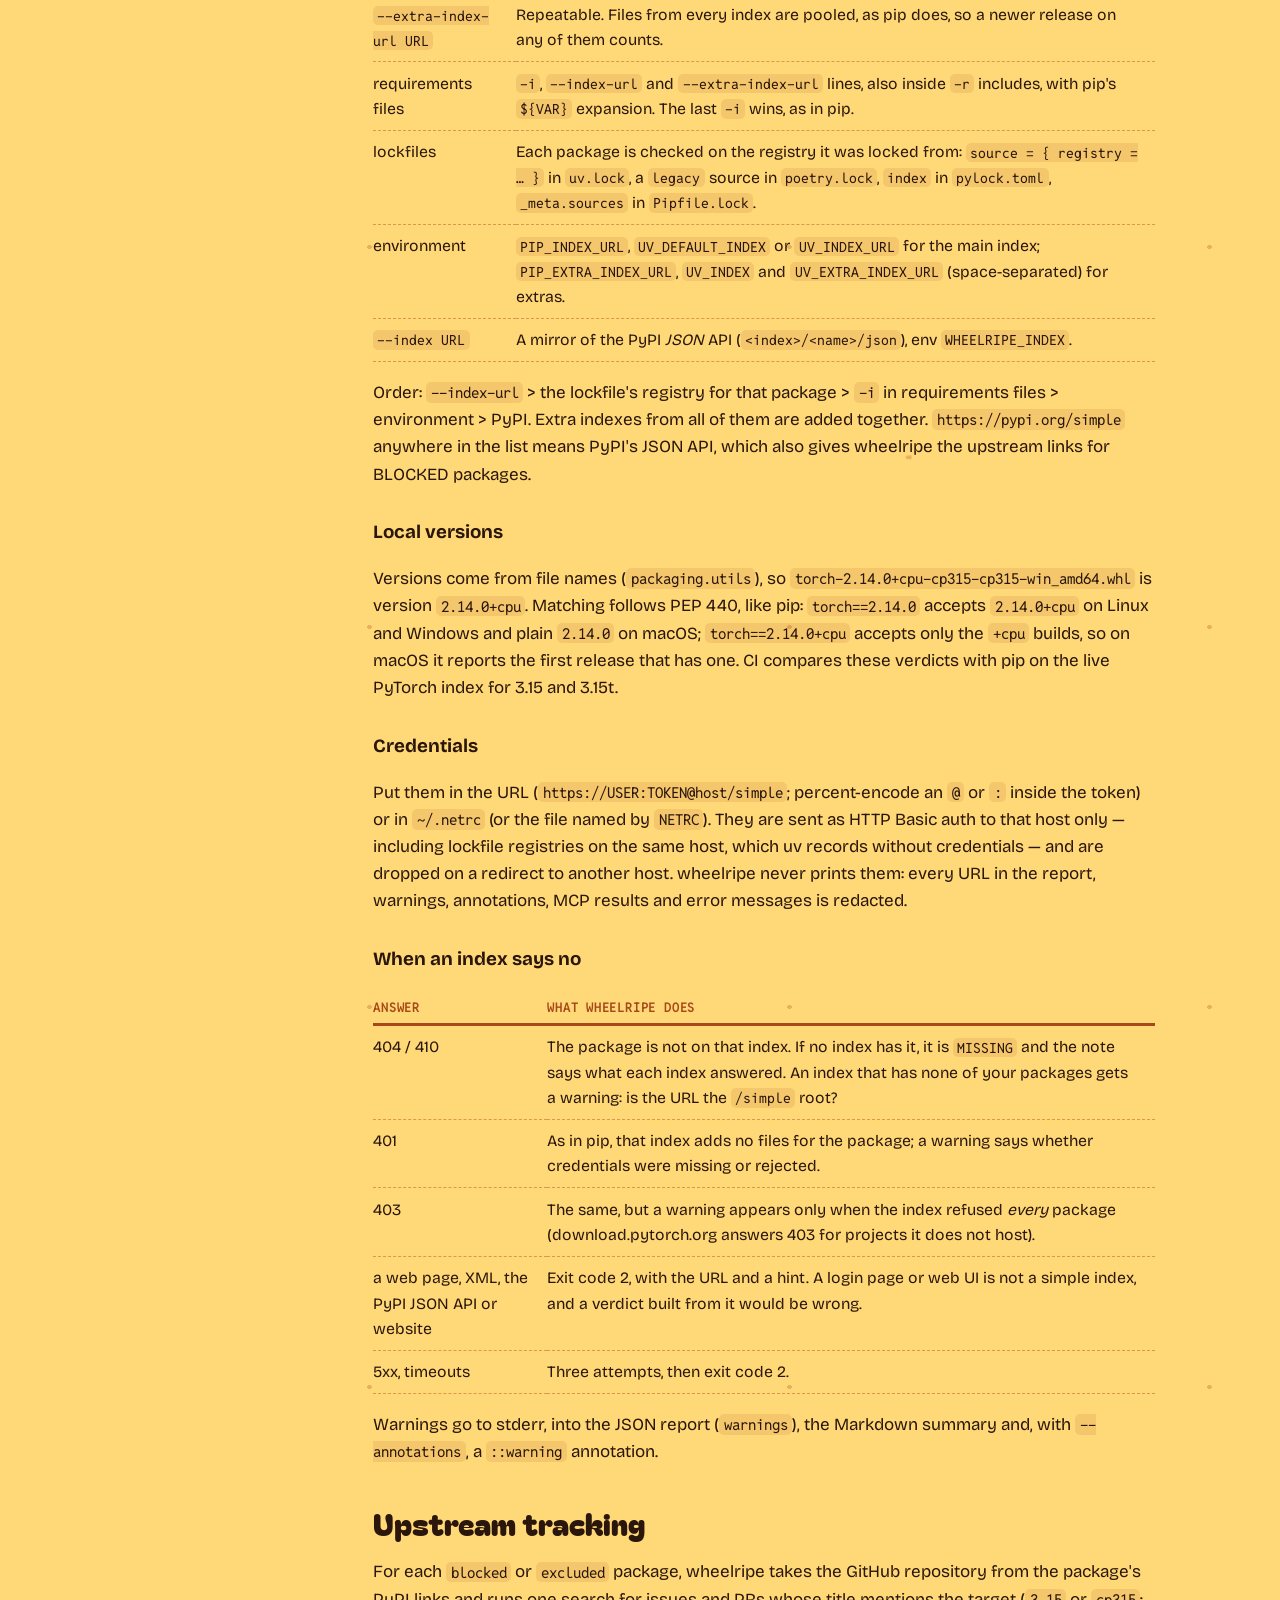
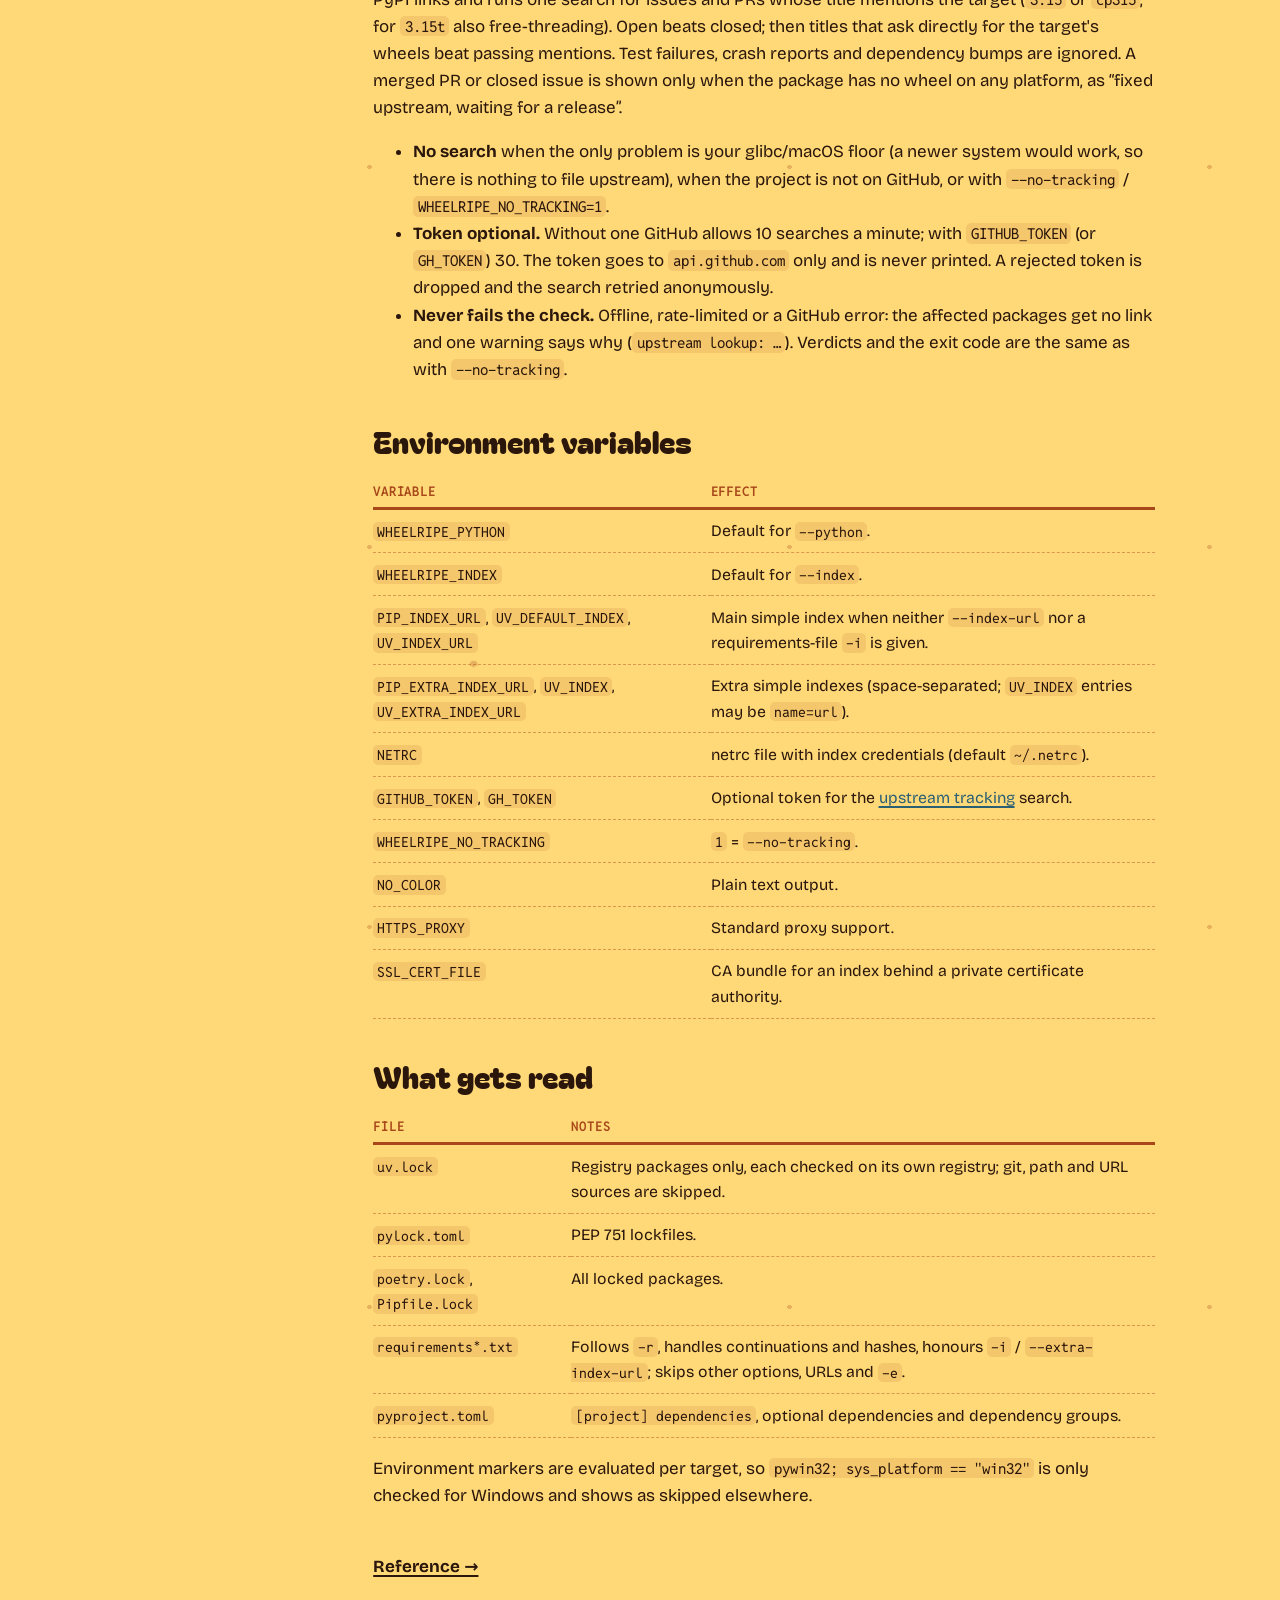
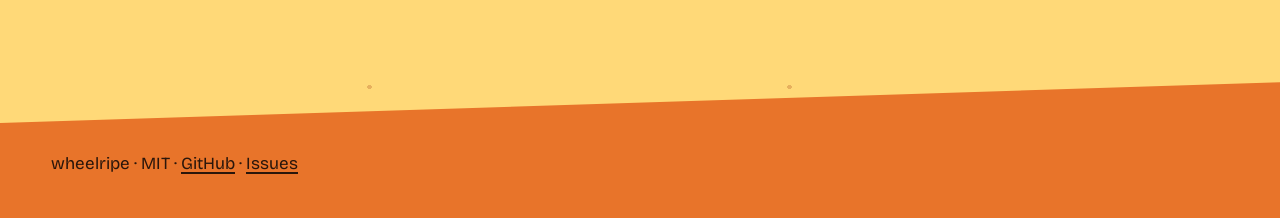
<file: site/docs/configuration.html>
<!DOCTYPE html>
<html lang="en">
<head>
<meta charset="utf-8">
<meta name="viewport" content="width=device-width, initial-scale=1">
<title>Configuration · wheelripe docs</title>
<meta name="description" content="Targets, floors, fail levels, indexes and environment variables.">
<link rel="canonical" href="https://blackman99.github.io/wheelripe/docs/configuration.html">
<link rel="icon" href="../favicon.svg" type="image/svg+xml">
<link rel="icon" href="../logo-512.png" type="image/png" sizes="512x512">
<link rel="apple-touch-icon" href="../logo-512.png">
<meta name="theme-color" content="#e8742a">
<meta property="og:type" content="website">
<meta property="og:site_name" content="wheelripe">
<meta property="og:title" content="Configuration · wheelripe docs">
<meta property="og:description" content="Targets, floors, fail levels, indexes and environment variables.">
<meta property="og:url" content="https://blackman99.github.io/wheelripe/docs/configuration.html">
<meta property="og:image" content="https://blackman99.github.io/wheelripe/og.png">
<meta property="og:image:width" content="1200">
<meta property="og:image:height" content="630">
<meta property="og:image:alt" content="A cheese wedge whose holes are Python packages with no cp315 wheel yet.">
<meta name="twitter:card" content="summary_large_image">
<meta name="twitter:title" content="Configuration · wheelripe docs">
<meta name="twitter:description" content="Targets, floors, fail levels, indexes and environment variables.">
<meta name="twitter:image" content="https://blackman99.github.io/wheelripe/og.png">
<link rel="preload" href="../fonts/bricolage-grotesque.woff2" as="font" type="font/woff2" crossorigin>
<link rel="stylesheet" href="../docs.css">
</head>
<body>
<a class="skip" href="#main">Skip to content</a>
<header class="band">
  <a class="brand" href="../"><img src="../favicon.svg" width="30" height="30" alt=""> wheelripe</a>
  <nav aria-label="Site"><a href="../docs/">Docs</a><a href="../blog/">Notes</a><a href="https://github.com/Blackman99/wheelripe">GitHub</a></nav>
</header>
<div class="docs"><nav class="side" aria-label="Docs"><ol><li><a href="./"><i aria-hidden="true"></i>Overview</a></li><li><a href="install.html"><i aria-hidden="true"></i>Install</a></li><li><a href="usage.html"><i aria-hidden="true"></i>Usage</a></li><li><a href="configuration.html" aria-current="page"><i aria-hidden="true"></i>Configuration</a></li><li><a href="reference.html"><i aria-hidden="true"></i>Reference</a></li><li><a href="faq.html"><i aria-hidden="true"></i>FAQ</a></li></ol></nav><main id="main" class="page">
<h1>Configuration</h1>
<p class="lede">There is no config file. Everything is a flag, an Action input or an environment variable, and the defaults describe a typical 2026 deployment.</p>
<h2 id="python">Target Python</h2>
<p><code>-p / --python</code>, env <code>WHEELRIPE_PYTHON</code>, default <code>3.15</code>. Accepts <code>3.15</code>, <code>3.15t</code>, <code>cp315</code>, <code>315t</code>. The <code>t</code> suffix means the free-threaded build, which has its own ABI: a <code>cp315</code> or <code>abi3</code> wheel does not load there, a <code>cp315t</code> or <code>abi3t</code> one does.</p>
<h2 id="platforms">Platforms</h2>
<p><code>--platform</code> (repeat or comma-separate), or <code>--all-platforms</code>. Default <code>linux-x86_64, macos-arm64, windows-amd64</code>. Keys are listed in the <a href="reference.html#platforms">reference</a>.</p>
<h2 id="floors">Floors: glibc, musl, macOS</h2>
<p>A wheel tagged <code>manylinux_2_39_x86_64</code> needs glibc 2.39; on a 2.34 host pip skips it. Set the oldest system you deploy on and wheelripe judges with that floor, and tells you when the only wheels are for newer systems.</p>
<table><thead><tr><th>Flag</th><th>Default</th><th>Applies to</th></tr></thead><tbody>
<tr><td><code>--glibc</code></td><td>2.34</td><td><code>linux-*</code> (manylinux tags, including manylinux1/2010/2014)</td></tr>
<tr><td><code>--musl</code></td><td>1.2</td><td><code>musllinux-*</code></td></tr>
<tr><td><code>--macos</code></td><td>14</td><td><code>macos-*</code> (arm64 also accepts universal2)</td></tr>
</tbody></table>
<h2 id="fail-on">Failing</h2>
<p><code>--fail-on</code> sets the exit-1 threshold: <code>bump</code> (default: anything you have to change), <code>blocked</code> (only upstream blockers — useful for a "tell me when" job), <code>build</code> (also sdist-only packages), <code>never</code> (report only).</p>
<h2 id="pre">Pre-releases</h2>
<p><code>--pre</code> lets the suggested bump be a pre-release. Early in a CPython cycle, many projects ship wheels in an rc first.</p>
<h2 id="index">Indexes</h2>
<p>By default wheelripe asks the PyPI JSON API. For anything else — PyTorch's <code>download.pytorch.org</code>, Artifactory, Nexus, devpi, GitLab — give it the simple-API URL you would give pip. It asks for PEP 691 JSON (<code>Accept: application/vnd.pypi.simple.v1+json</code>) and reads PEP 503 HTML when that is what comes back.</p>
<table><thead><tr><th>Where</th><th>Effect</th></tr></thead><tbody>
<tr><td><code>-i / --index-url URL</code></td><td>Replaces PyPI for every package, including ones a lockfile pinned to another registry. PyPI is not asked about your package names unless you list it.</td></tr>
<tr><td><code>--extra-index-url URL</code></td><td>Repeatable. Files from every index are pooled, as pip does, so a newer release on any of them counts.</td></tr>
<tr><td>requirements files</td><td><code>-i</code>, <code>--index-url</code> and <code>--extra-index-url</code> lines, also inside <code>-r</code> includes, with pip's <code>${VAR}</code> expansion. The last <code>-i</code> wins, as in pip.</td></tr>
<tr><td>lockfiles</td><td>Each package is checked on the registry it was locked from: <code>source = { registry = … }</code> in <code>uv.lock</code>, a <code>legacy</code> source in <code>poetry.lock</code>, <code>index</code> in <code>pylock.toml</code>, <code>_meta.sources</code> in <code>Pipfile.lock</code>.</td></tr>
<tr><td>environment</td><td><code>PIP_INDEX_URL</code>, <code>UV_DEFAULT_INDEX</code> or <code>UV_INDEX_URL</code> for the main index; <code>PIP_EXTRA_INDEX_URL</code>, <code>UV_INDEX</code> and <code>UV_EXTRA_INDEX_URL</code> (space-separated) for extras.</td></tr>
<tr><td><code>--index URL</code></td><td>A mirror of the PyPI <em>JSON</em> API (<code>&lt;index&gt;/&lt;name&gt;/json</code>), env <code>WHEELRIPE_INDEX</code>.</td></tr>
</tbody></table>
<p>Order: <code>--index-url</code> &gt; the lockfile's registry for that package &gt; <code>-i</code> in requirements files &gt; environment &gt; PyPI. Extra indexes from all of them are added together. <code>https://pypi.org/simple</code> anywhere in the list means PyPI's JSON API, which also gives wheelripe the upstream links for BLOCKED packages.</p>
<h3 id="local">Local versions</h3>
<p>Versions come from file names (<code>packaging.utils</code>), so <code>torch-2.14.0+cpu-cp315-cp315-win_amd64.whl</code> is version <code>2.14.0+cpu</code>. Matching follows PEP 440, like pip: <code>torch==2.14.0</code> accepts <code>2.14.0+cpu</code> on Linux and Windows and plain <code>2.14.0</code> on macOS; <code>torch==2.14.0+cpu</code> accepts only the <code>+cpu</code> builds, so on macOS it reports the first release that has one. CI compares these verdicts with pip on the live PyTorch index for 3.15 and 3.15t.</p>
<h3 id="credentials">Credentials</h3>
<p>Put them in the URL (<code>https://USER:TOKEN@host/simple</code>; percent-encode an <code>@</code> or <code>:</code> inside the token) or in <code>~/.netrc</code> (or the file named by <code>NETRC</code>). They are sent as HTTP Basic auth to that host only — including lockfile registries on the same host, which uv records without credentials — and are dropped on a redirect to another host. wheelripe never prints them: every URL in the report, warnings, annotations, MCP results and error messages is redacted.</p>
<h3 id="index-errors">When an index says no</h3>
<table><thead><tr><th>Answer</th><th>What wheelripe does</th></tr></thead><tbody>
<tr><td>404 / 410</td><td>The package is not on that index. If no index has it, it is <code>MISSING</code> and the note says what each index answered. An index that has none of your packages gets a warning: is the URL the <code>/simple</code> root?</td></tr>
<tr><td>401</td><td>As in pip, that index adds no files for the package; a warning says whether credentials were missing or rejected.</td></tr>
<tr><td>403</td><td>The same, but a warning appears only when the index refused <em>every</em> package (download.pytorch.org answers 403 for projects it does not host).</td></tr>
<tr><td>a web page, XML, the PyPI JSON API or website</td><td>Exit code 2, with the URL and a hint. A login page or web UI is not a simple index, and a verdict built from it would be wrong.</td></tr>
<tr><td>5xx, timeouts</td><td>Three attempts, then exit code 2.</td></tr>
</tbody></table>
<p>Warnings go to stderr, into the JSON report (<code>warnings</code>), the Markdown summary and, with <code>--annotations</code>, a <code>::warning</code> annotation.</p>
<h2 id="tracking">Upstream tracking</h2>
<p>For each <code>blocked</code> or <code>excluded</code> package, wheelripe takes the GitHub repository from the package's PyPI links and runs one search for issues and PRs whose title mentions the target (<code>3.15</code> or <code>cp315</code>; for <code>3.15t</code> also free-threading). Open beats closed; then titles that ask directly for the target's wheels beat passing mentions. Test failures, crash reports and dependency bumps are ignored. A merged PR or closed issue is shown only when the package has no wheel on any platform, as “fixed upstream, waiting for a release”.</p>
<ul>
<li><b>No search</b> when the only problem is your glibc/macOS floor (a newer system would work, so there is nothing to file upstream), when the project is not on GitHub, or with <code>--no-tracking</code> / <code>WHEELRIPE_NO_TRACKING=1</code>.</li>
<li><b>Token optional.</b> Without one GitHub allows 10 searches a minute; with <code>GITHUB_TOKEN</code> (or <code>GH_TOKEN</code>) 30. The token goes to <code>api.github.com</code> only and is never printed. A rejected token is dropped and the search retried anonymously.</li>
<li><b>Never fails the check.</b> Offline, rate-limited or a GitHub error: the affected packages get no link and one warning says why (<code>upstream lookup: …</code>). Verdicts and the exit code are the same as with <code>--no-tracking</code>.</li>
</ul>
<h2 id="env">Environment variables</h2>
<table><thead><tr><th>Variable</th><th>Effect</th></tr></thead><tbody>
<tr><td><code>WHEELRIPE_PYTHON</code></td><td>Default for <code>--python</code>.</td></tr>
<tr><td><code>WHEELRIPE_INDEX</code></td><td>Default for <code>--index</code>.</td></tr>
<tr><td><code>PIP_INDEX_URL</code>, <code>UV_DEFAULT_INDEX</code>, <code>UV_INDEX_URL</code></td><td>Main simple index when neither <code>--index-url</code> nor a requirements-file <code>-i</code> is given.</td></tr>
<tr><td><code>PIP_EXTRA_INDEX_URL</code>, <code>UV_INDEX</code>, <code>UV_EXTRA_INDEX_URL</code></td><td>Extra simple indexes (space-separated; <code>UV_INDEX</code> entries may be <code>name=url</code>).</td></tr>
<tr><td><code>NETRC</code></td><td>netrc file with index credentials (default <code>~/.netrc</code>).</td></tr>
<tr><td><code>GITHUB_TOKEN</code>, <code>GH_TOKEN</code></td><td>Optional token for the <a href="#tracking">upstream tracking</a> search.</td></tr>
<tr><td><code>WHEELRIPE_NO_TRACKING</code></td><td><code>1</code> = <code>--no-tracking</code>.</td></tr>
<tr><td><code>NO_COLOR</code></td><td>Plain text output.</td></tr>
<tr><td><code>HTTPS_PROXY</code></td><td>Standard proxy support.</td></tr>
<tr><td><code>SSL_CERT_FILE</code></td><td>CA bundle for an index behind a private certificate authority.</td></tr>
</tbody></table>
<h2 id="inputs">What gets read</h2>
<table><thead><tr><th>File</th><th>Notes</th></tr></thead><tbody>
<tr><td><code>uv.lock</code></td><td>Registry packages only, each checked on its own registry; git, path and URL sources are skipped.</td></tr>
<tr><td><code>pylock.toml</code></td><td>PEP 751 lockfiles.</td></tr>
<tr><td><code>poetry.lock</code>, <code>Pipfile.lock</code></td><td>All locked packages.</td></tr>
<tr><td><code>requirements*.txt</code></td><td>Follows <code>-r</code>, handles continuations and hashes, honours <code>-i</code> / <code>--extra-index-url</code>; skips other options, URLs and <code>-e</code>.</td></tr>
<tr><td><code>pyproject.toml</code></td><td><code>[project] dependencies</code>, optional dependencies and dependency groups.</td></tr>
</tbody></table>
<p>Environment markers are evaluated per target, so <code>pywin32; sys_platform == "win32"</code> is only checked for Windows and shows as skipped elsewhere.</p>
<p class="next"><a href="reference.html">Reference →</a></p>
</main></div><footer class="foot"><p>wheelripe · MIT · <a href="https://github.com/Blackman99/wheelripe">GitHub</a> · <a href="https://github.com/Blackman99/wheelripe/issues">Issues</a></p></footer>
</body>
</html>
</file>
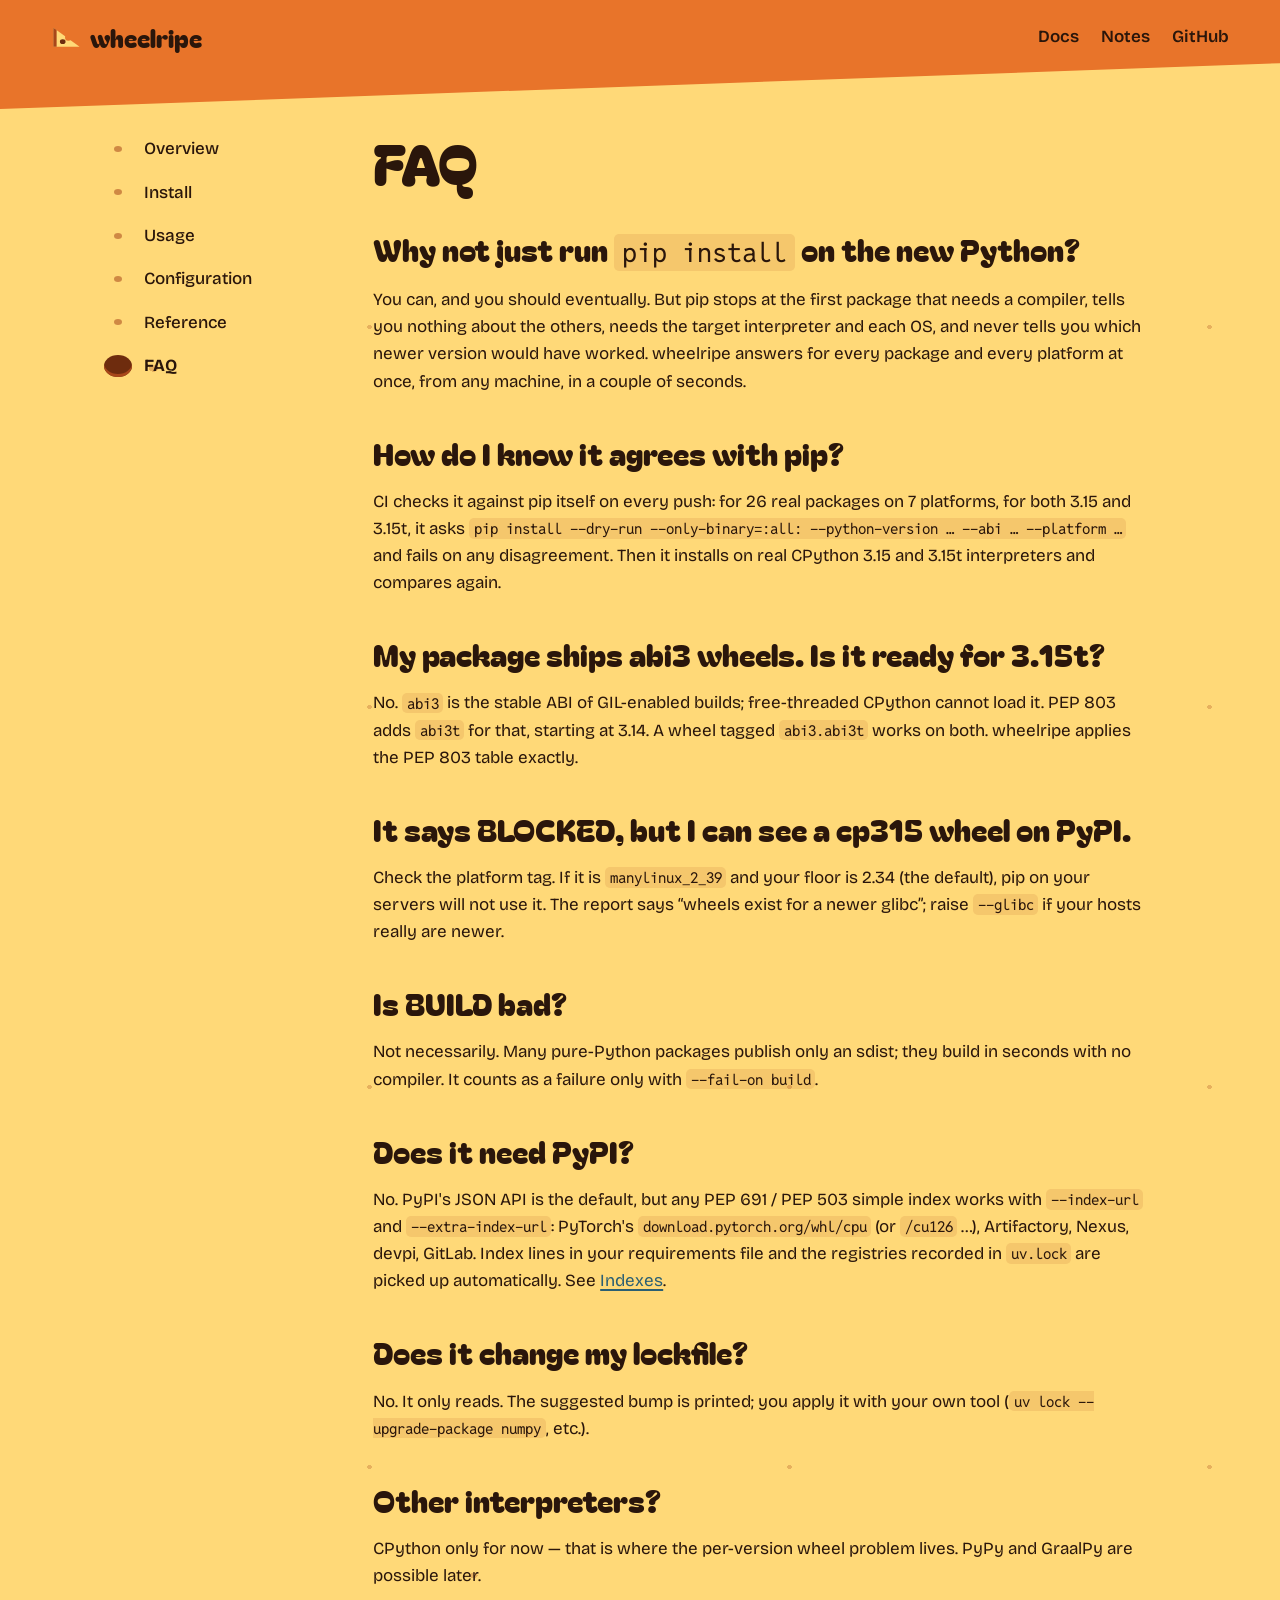
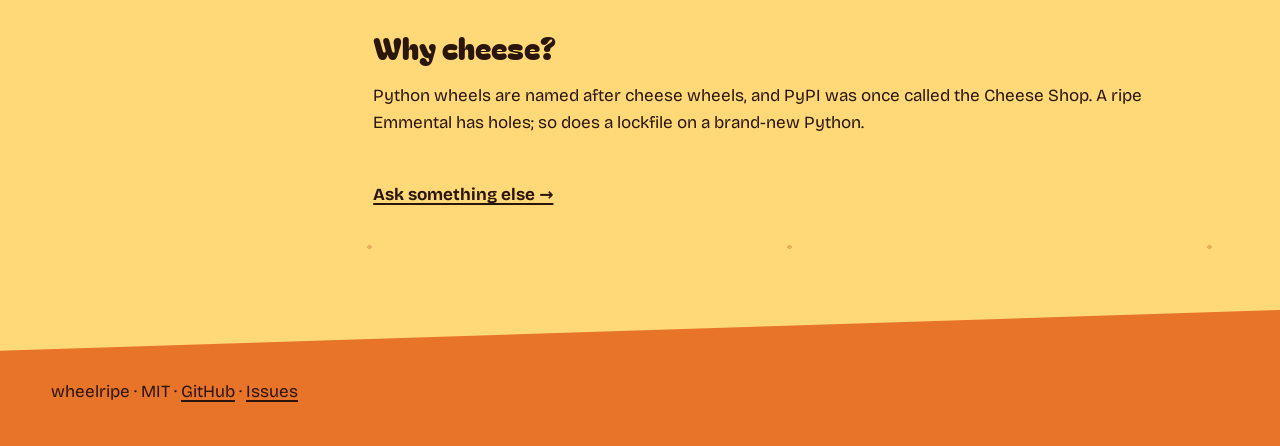
<file: site/docs/faq.html>
<!DOCTYPE html>
<html lang="en">
<head>
<meta charset="utf-8">
<meta name="viewport" content="width=device-width, initial-scale=1">
<title>FAQ · wheelripe docs</title>
<meta name="description" content="Why not just run pip? What about abi3? Is it ever wrong?">
<link rel="canonical" href="https://blackman99.github.io/wheelripe/docs/faq.html">
<link rel="icon" href="../favicon.svg" type="image/svg+xml">
<link rel="icon" href="../logo-512.png" type="image/png" sizes="512x512">
<link rel="apple-touch-icon" href="../logo-512.png">
<meta name="theme-color" content="#e8742a">
<meta property="og:type" content="website">
<meta property="og:site_name" content="wheelripe">
<meta property="og:title" content="FAQ · wheelripe docs">
<meta property="og:description" content="Why not just run pip? What about abi3? Is it ever wrong?">
<meta property="og:url" content="https://blackman99.github.io/wheelripe/docs/faq.html">
<meta property="og:image" content="https://blackman99.github.io/wheelripe/og.png">
<meta property="og:image:width" content="1200">
<meta property="og:image:height" content="630">
<meta property="og:image:alt" content="A cheese wedge whose holes are Python packages with no cp315 wheel yet.">
<meta name="twitter:card" content="summary_large_image">
<meta name="twitter:title" content="FAQ · wheelripe docs">
<meta name="twitter:description" content="Why not just run pip? What about abi3? Is it ever wrong?">
<meta name="twitter:image" content="https://blackman99.github.io/wheelripe/og.png">
<link rel="preload" href="../fonts/bricolage-grotesque.woff2" as="font" type="font/woff2" crossorigin>
<link rel="stylesheet" href="../docs.css">
</head>
<body>
<a class="skip" href="#main">Skip to content</a>
<header class="band">
  <a class="brand" href="../"><img src="../favicon.svg" width="30" height="30" alt=""> wheelripe</a>
  <nav aria-label="Site"><a href="../docs/">Docs</a><a href="../blog/">Notes</a><a href="https://github.com/Blackman99/wheelripe">GitHub</a></nav>
</header>
<div class="docs"><nav class="side" aria-label="Docs"><ol><li><a href="./"><i aria-hidden="true"></i>Overview</a></li><li><a href="install.html"><i aria-hidden="true"></i>Install</a></li><li><a href="usage.html"><i aria-hidden="true"></i>Usage</a></li><li><a href="configuration.html"><i aria-hidden="true"></i>Configuration</a></li><li><a href="reference.html"><i aria-hidden="true"></i>Reference</a></li><li><a href="faq.html" aria-current="page"><i aria-hidden="true"></i>FAQ</a></li></ol></nav><main id="main" class="page">
<h1>FAQ</h1>
<h2 id="pip">Why not just run <code>pip install</code> on the new Python?</h2>
<p>You can, and you should eventually. But pip stops at the first package that needs a compiler, tells you nothing about the others, needs the target interpreter and each OS, and never tells you which newer version would have worked. wheelripe answers for every package and every platform at once, from any machine, in a couple of seconds.</p>
<h2 id="right">How do I know it agrees with pip?</h2>
<p>CI checks it against pip itself on every push: for 26 real packages on 7 platforms, for both 3.15 and 3.15t, it asks <code>pip install --dry-run --only-binary=:all: --python-version … --abi … --platform …</code> and fails on any disagreement. Then it installs on real CPython 3.15 and 3.15t interpreters and compares again.</p>
<h2 id="abi3">My package ships abi3 wheels. Is it ready for 3.15t?</h2>
<p>No. <code>abi3</code> is the stable ABI of GIL-enabled builds; free-threaded CPython cannot load it. PEP 803 adds <code>abi3t</code> for that, starting at 3.14. A wheel tagged <code>abi3.abi3t</code> works on both. wheelripe applies the PEP 803 table exactly.</p>
<h2 id="glibc">It says BLOCKED, but I can see a cp315 wheel on PyPI.</h2>
<p>Check the platform tag. If it is <code>manylinux_2_39</code> and your floor is 2.34 (the default), pip on your servers will not use it. The report says “wheels exist for a newer glibc”; raise <code>--glibc</code> if your hosts really are newer.</p>
<h2 id="build">Is BUILD bad?</h2>
<p>Not necessarily. Many pure-Python packages publish only an sdist; they build in seconds with no compiler. It counts as a failure only with <code>--fail-on build</code>.</p>
<h2 id="pypi">Does it need PyPI?</h2>
<p>No. PyPI's JSON API is the default, but any PEP 691 / PEP 503 simple index works with <code>--index-url</code> and <code>--extra-index-url</code>: PyTorch's <code>download.pytorch.org/whl/cpu</code> (or <code>/cu126</code> …), Artifactory, Nexus, devpi, GitLab. Index lines in your requirements file and the registries recorded in <code>uv.lock</code> are picked up automatically. See <a href="configuration.html#index">Indexes</a>.</p>
<h2 id="lock">Does it change my lockfile?</h2>
<p>No. It only reads. The suggested bump is printed; you apply it with your own tool (<code>uv lock --upgrade-package numpy</code>, etc.).</p>
<h2 id="other">Other interpreters?</h2>
<p>CPython only for now — that is where the per-version wheel problem lives. PyPy and GraalPy are possible later.</p>
<h2 id="name">Why cheese?</h2>
<p>Python wheels are named after cheese wheels, and PyPI was once called the Cheese Shop. A ripe Emmental has holes; so does a lockfile on a brand-new Python.</p>
<p class="next"><a href="https://github.com/Blackman99/wheelripe/issues">Ask something else →</a></p>
</main></div><footer class="foot"><p>wheelripe · MIT · <a href="https://github.com/Blackman99/wheelripe">GitHub</a> · <a href="https://github.com/Blackman99/wheelripe/issues">Issues</a></p></footer>
</body>
</html>
</file>
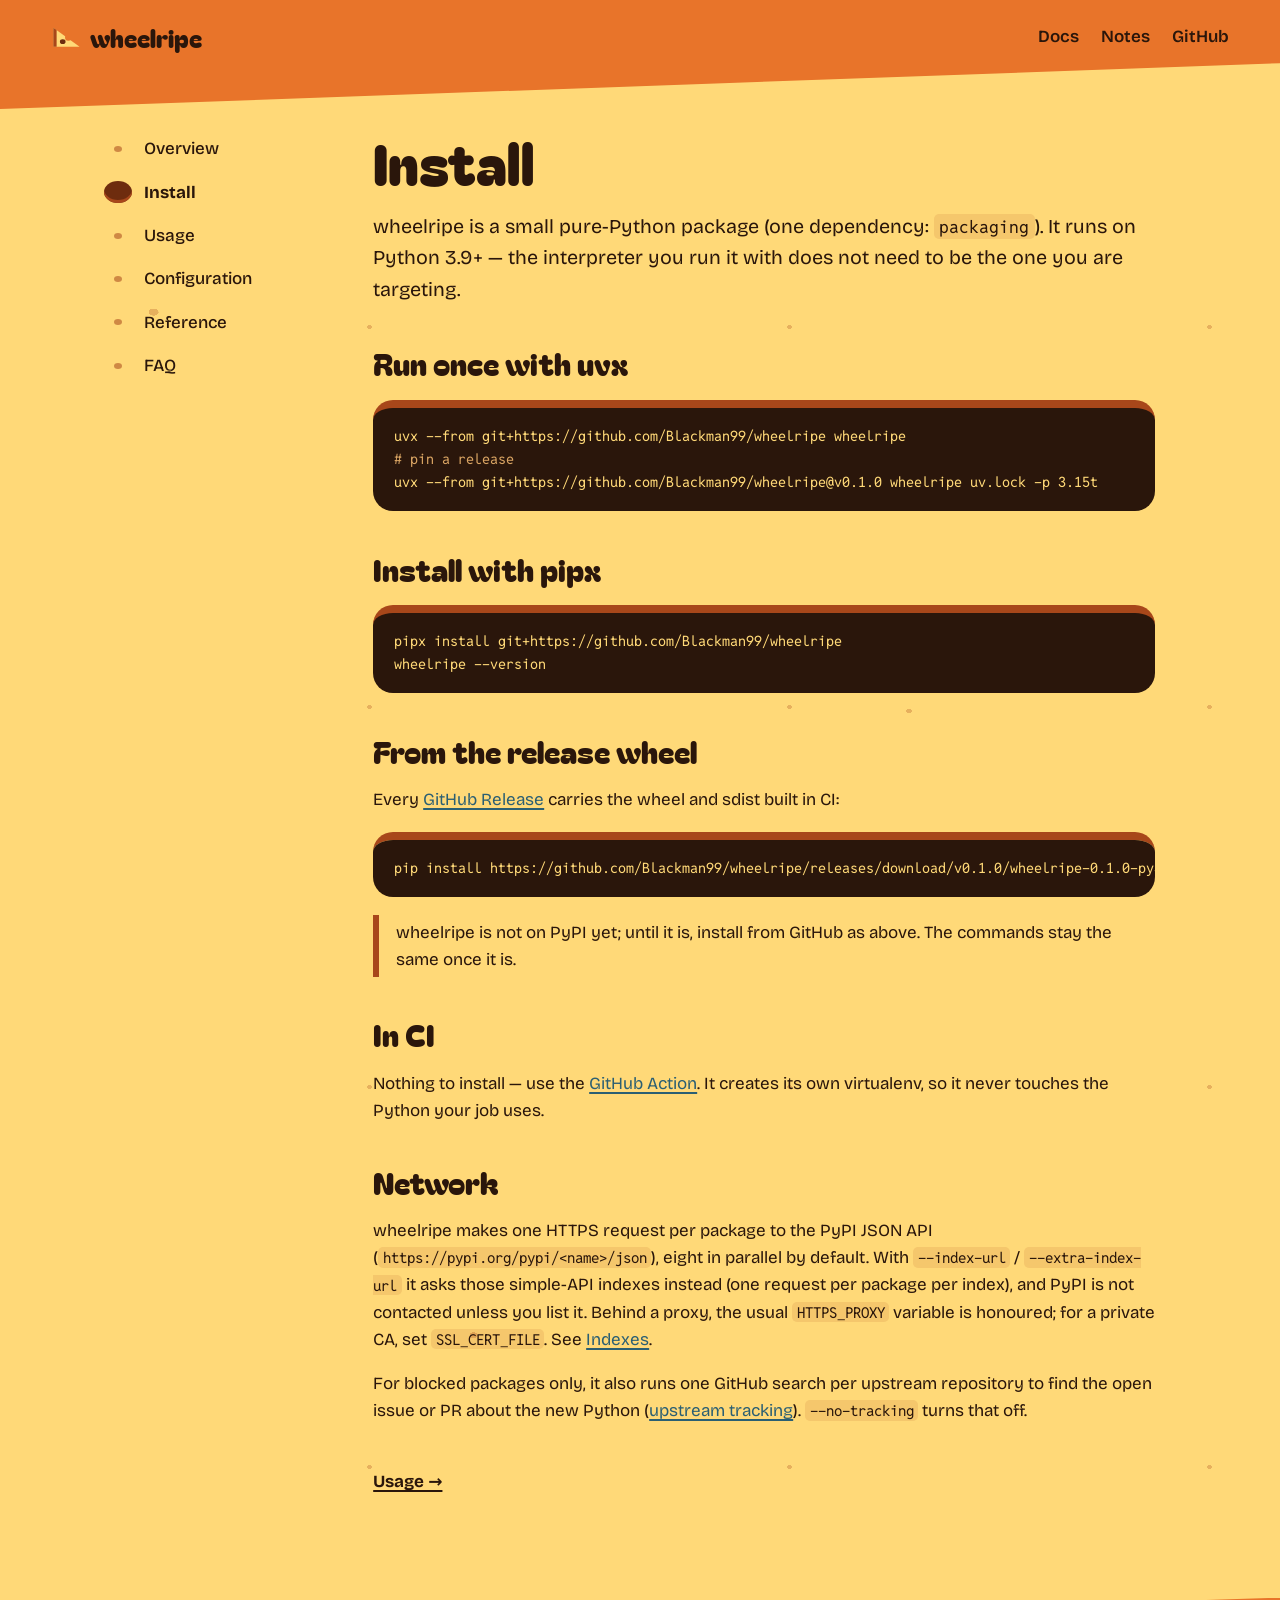
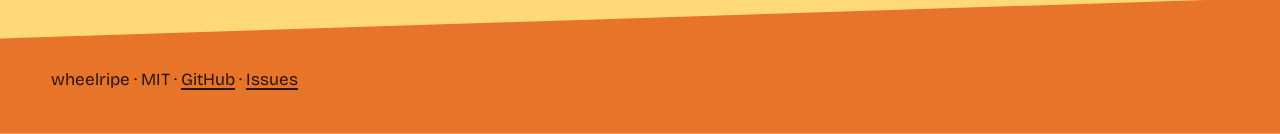
<file: site/docs/install.html>
<!DOCTYPE html>
<html lang="en">
<head>
<meta charset="utf-8">
<meta name="viewport" content="width=device-width, initial-scale=1">
<title>Install · wheelripe docs</title>
<meta name="description" content="uvx, pipx, pip, the release wheel, or nothing at all in CI.">
<link rel="canonical" href="https://blackman99.github.io/wheelripe/docs/install.html">
<link rel="icon" href="../favicon.svg" type="image/svg+xml">
<link rel="icon" href="../logo-512.png" type="image/png" sizes="512x512">
<link rel="apple-touch-icon" href="../logo-512.png">
<meta name="theme-color" content="#e8742a">
<meta property="og:type" content="website">
<meta property="og:site_name" content="wheelripe">
<meta property="og:title" content="Install · wheelripe docs">
<meta property="og:description" content="uvx, pipx, pip, the release wheel, or nothing at all in CI.">
<meta property="og:url" content="https://blackman99.github.io/wheelripe/docs/install.html">
<meta property="og:image" content="https://blackman99.github.io/wheelripe/og.png">
<meta property="og:image:width" content="1200">
<meta property="og:image:height" content="630">
<meta property="og:image:alt" content="A cheese wedge whose holes are Python packages with no cp315 wheel yet.">
<meta name="twitter:card" content="summary_large_image">
<meta name="twitter:title" content="Install · wheelripe docs">
<meta name="twitter:description" content="uvx, pipx, pip, the release wheel, or nothing at all in CI.">
<meta name="twitter:image" content="https://blackman99.github.io/wheelripe/og.png">
<link rel="preload" href="../fonts/bricolage-grotesque.woff2" as="font" type="font/woff2" crossorigin>
<link rel="stylesheet" href="../docs.css">
</head>
<body>
<a class="skip" href="#main">Skip to content</a>
<header class="band">
  <a class="brand" href="../"><img src="../favicon.svg" width="30" height="30" alt=""> wheelripe</a>
  <nav aria-label="Site"><a href="../docs/">Docs</a><a href="../blog/">Notes</a><a href="https://github.com/Blackman99/wheelripe">GitHub</a></nav>
</header>
<div class="docs"><nav class="side" aria-label="Docs"><ol><li><a href="./"><i aria-hidden="true"></i>Overview</a></li><li><a href="install.html" aria-current="page"><i aria-hidden="true"></i>Install</a></li><li><a href="usage.html"><i aria-hidden="true"></i>Usage</a></li><li><a href="configuration.html"><i aria-hidden="true"></i>Configuration</a></li><li><a href="reference.html"><i aria-hidden="true"></i>Reference</a></li><li><a href="faq.html"><i aria-hidden="true"></i>FAQ</a></li></ol></nav><main id="main" class="page">
<h1>Install</h1>
<p class="lede">wheelripe is a small pure-Python package (one dependency: <code>packaging</code>). It runs on Python 3.9+ — the interpreter you run it with does not need to be the one you are targeting.</p>
<h2 id="uvx">Run once with uvx</h2>
<div class="rind"><pre><code>uvx --from git+https://github.com/Blackman99/wheelripe wheelripe
<span class="c"># pin a release</span>
uvx --from git+https://github.com/Blackman99/wheelripe@v0.1.0 wheelripe uv.lock -p 3.15t</code></pre></div>
<h2 id="pipx">Install with pipx</h2>
<div class="rind"><pre><code>pipx install git+https://github.com/Blackman99/wheelripe
wheelripe --version</code></pre></div>
<h2 id="wheel">From the release wheel</h2>
<p>Every <a href="https://github.com/Blackman99/wheelripe/releases">GitHub Release</a> carries the wheel and sdist built in CI:</p>
<div class="rind"><pre><code>pip install https://github.com/Blackman99/wheelripe/releases/download/v0.1.0/wheelripe-0.1.0-py3-none-any.whl</code></pre></div>
<p class="note">wheelripe is not on PyPI yet; until it is, install from GitHub as above. The commands stay the same once it is.</p>
<h2 id="ci">In CI</h2>
<p>Nothing to install — use the <a href="usage.html#github-action">GitHub Action</a>. It creates its own virtualenv, so it never touches the Python your job uses.</p>
<h2 id="network">Network</h2>
<p>wheelripe makes one HTTPS request per package to the PyPI JSON API (<code>https://pypi.org/pypi/&lt;name&gt;/json</code>), eight in parallel by default. With <code>--index-url</code> / <code>--extra-index-url</code> it asks those simple-API indexes instead (one request per package per index), and PyPI is not contacted unless you list it. Behind a proxy, the usual <code>HTTPS_PROXY</code> variable is honoured; for a private CA, set <code>SSL_CERT_FILE</code>. See <a href="configuration.html#index">Indexes</a>.</p>
<p>For blocked packages only, it also runs one GitHub search per upstream repository to find the open issue or PR about the new Python (<a href="configuration.html#tracking">upstream tracking</a>). <code>--no-tracking</code> turns that off.</p>
<p class="next"><a href="usage.html">Usage →</a></p>
</main></div><footer class="foot"><p>wheelripe · MIT · <a href="https://github.com/Blackman99/wheelripe">GitHub</a> · <a href="https://github.com/Blackman99/wheelripe/issues">Issues</a></p></footer>
</body>
</html>
</file>
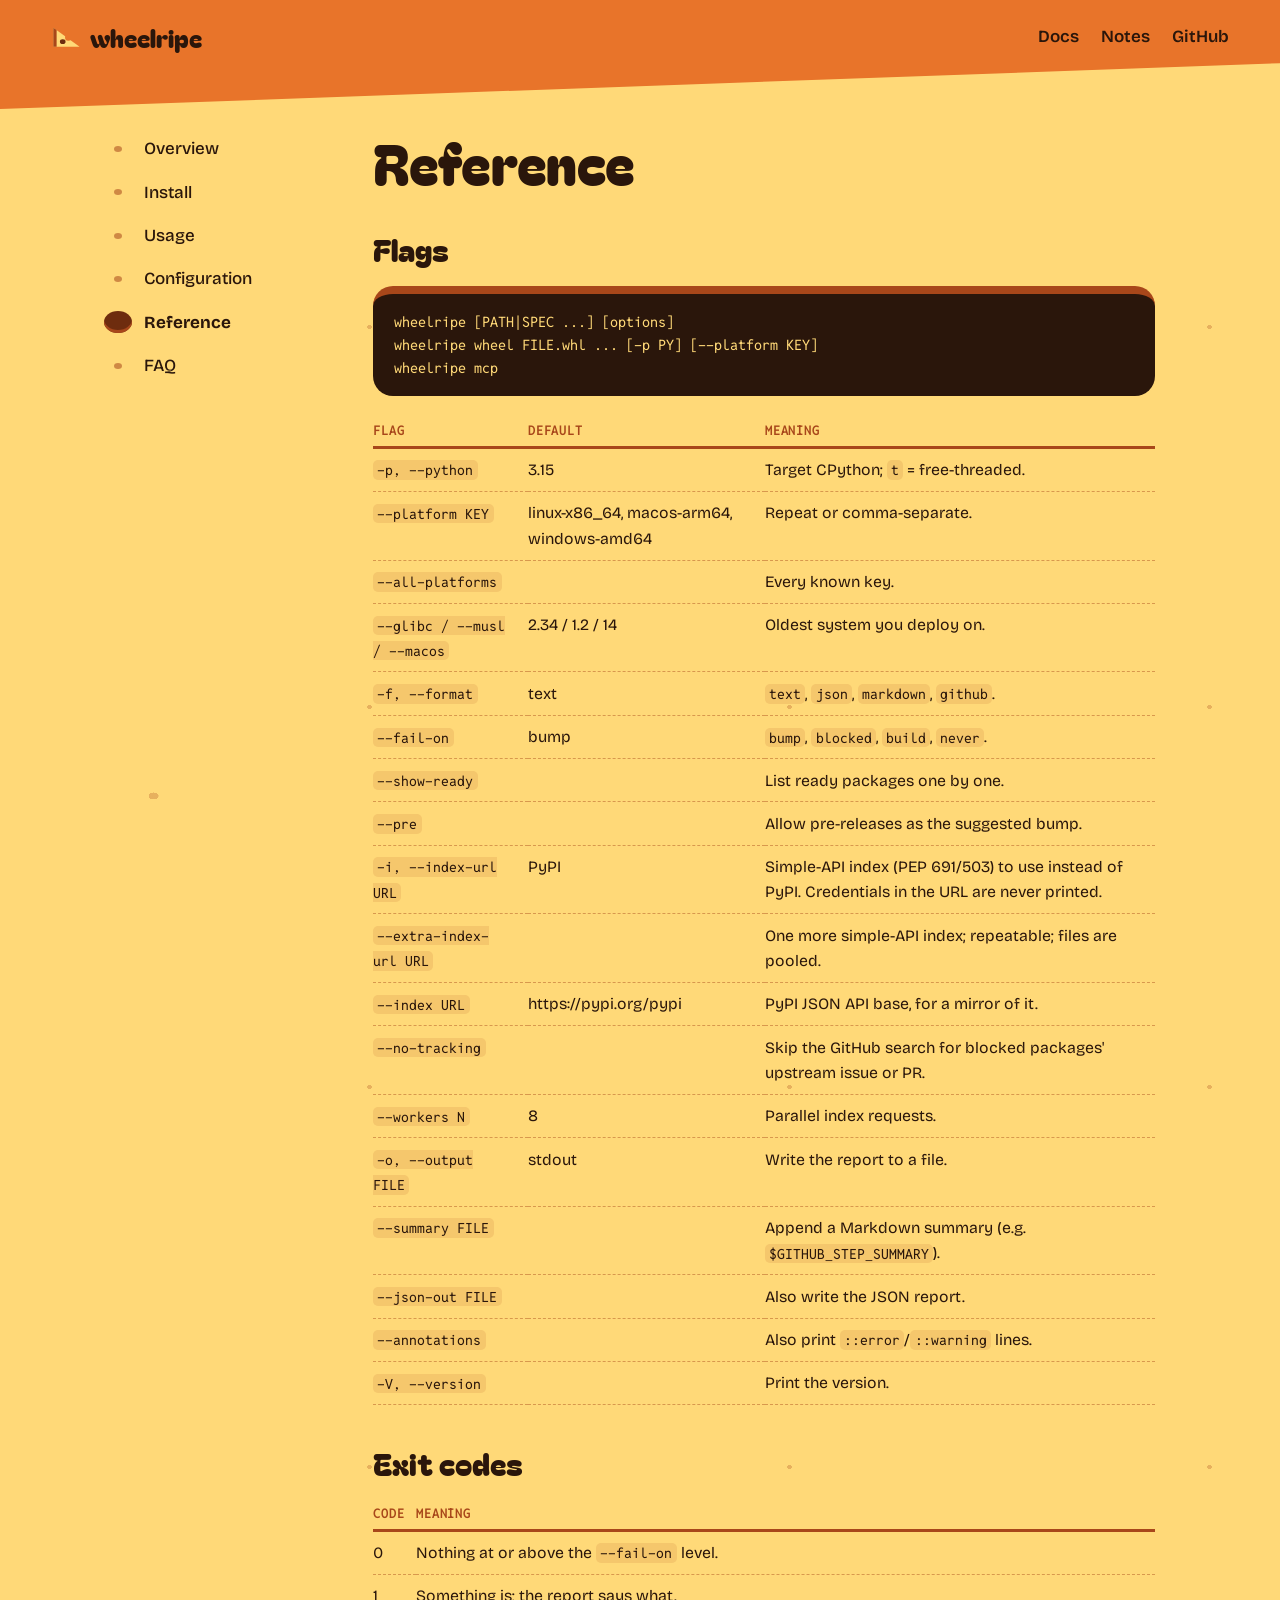
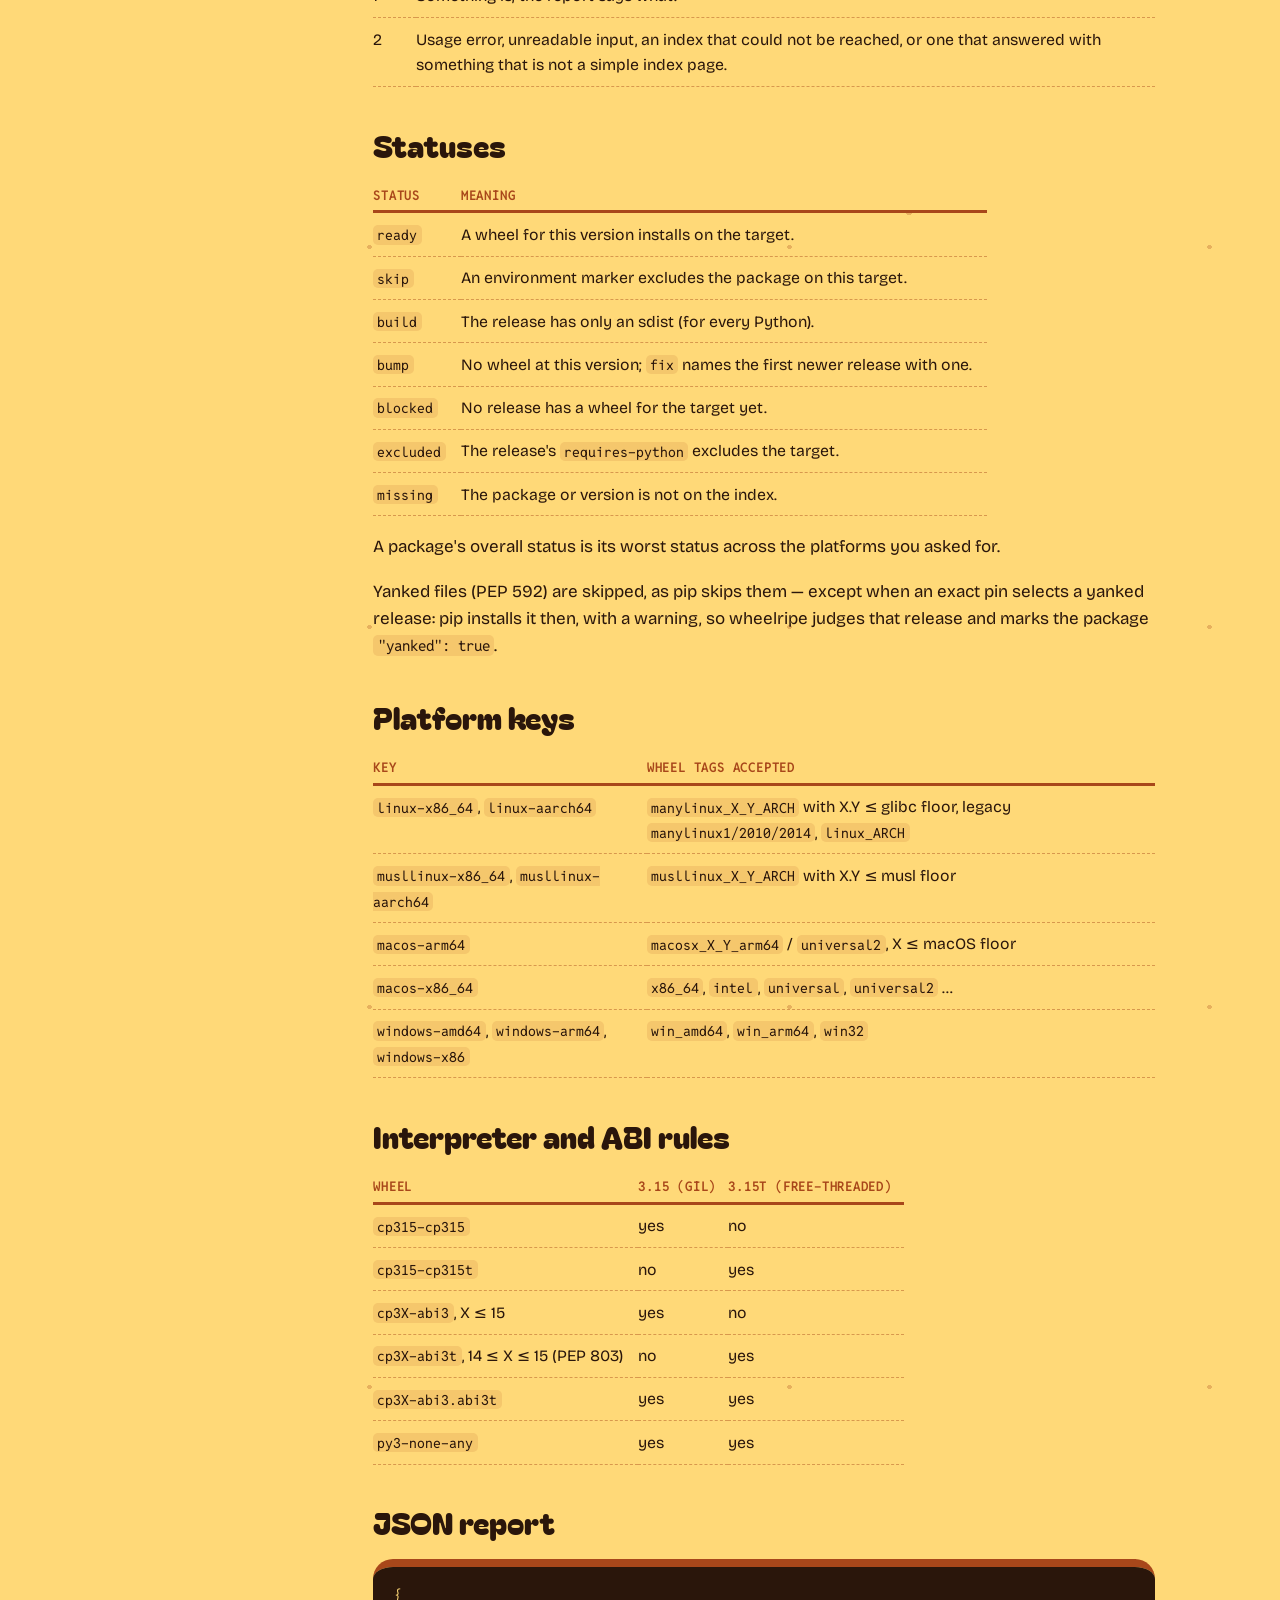
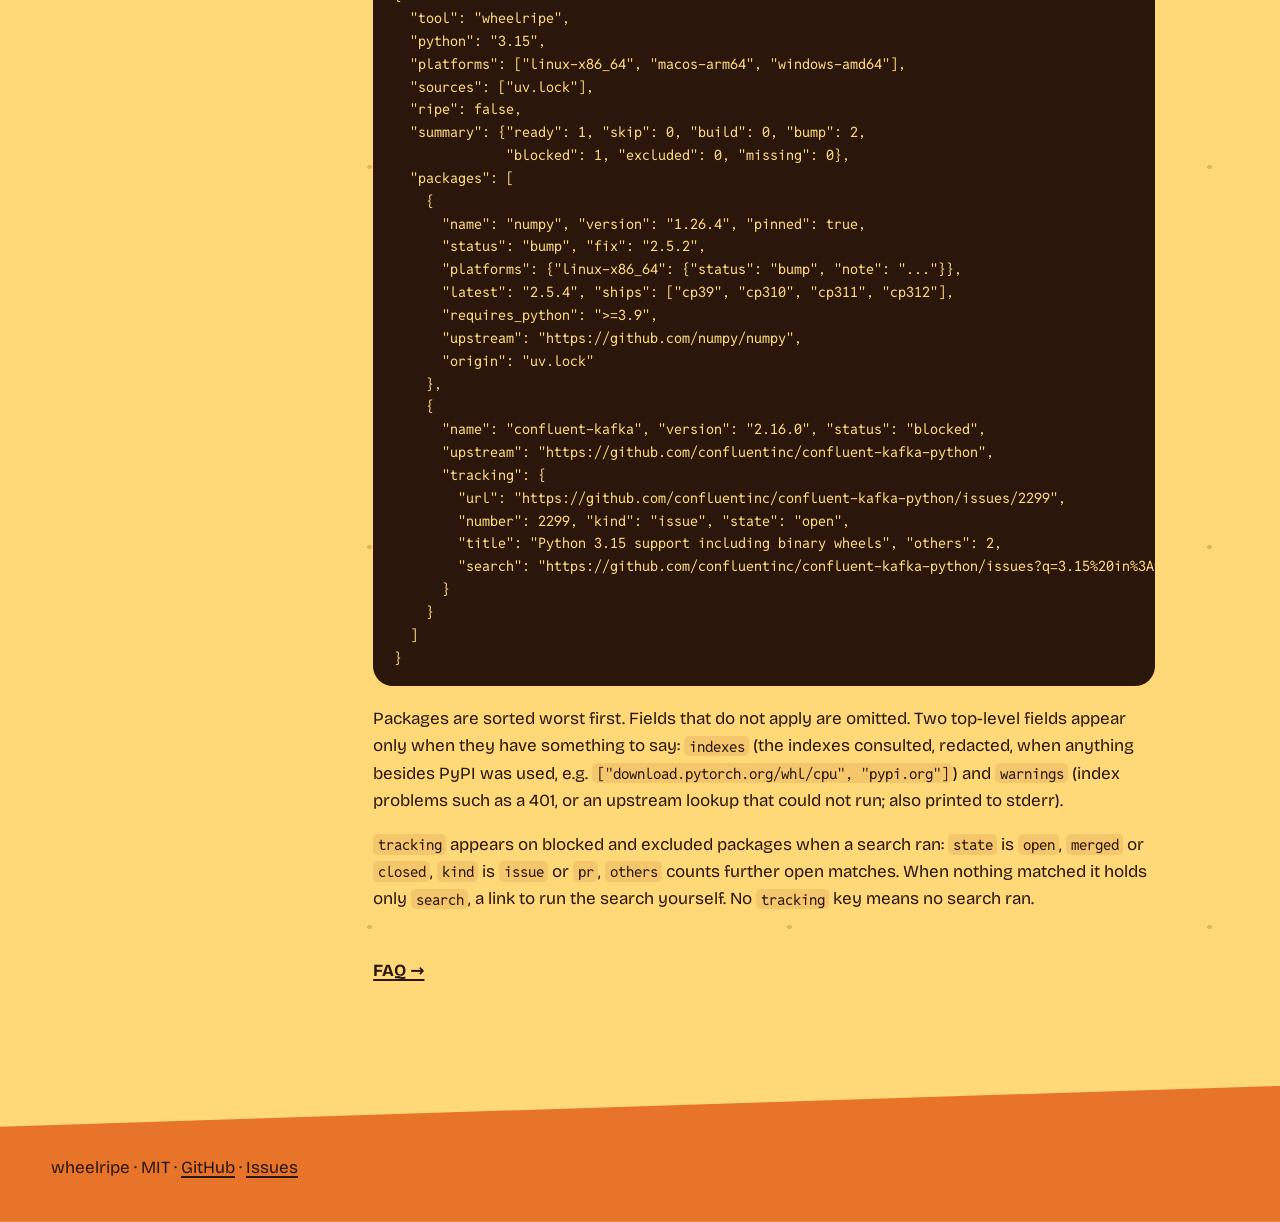
<file: site/docs/reference.html>
<!DOCTYPE html>
<html lang="en">
<head>
<meta charset="utf-8">
<meta name="viewport" content="width=device-width, initial-scale=1">
<title>Reference · wheelripe docs</title>
<meta name="description" content="Every flag, status, exit code, JSON field and tag rule.">
<link rel="canonical" href="https://blackman99.github.io/wheelripe/docs/reference.html">
<link rel="icon" href="../favicon.svg" type="image/svg+xml">
<link rel="icon" href="../logo-512.png" type="image/png" sizes="512x512">
<link rel="apple-touch-icon" href="../logo-512.png">
<meta name="theme-color" content="#e8742a">
<meta property="og:type" content="website">
<meta property="og:site_name" content="wheelripe">
<meta property="og:title" content="Reference · wheelripe docs">
<meta property="og:description" content="Every flag, status, exit code, JSON field and tag rule.">
<meta property="og:url" content="https://blackman99.github.io/wheelripe/docs/reference.html">
<meta property="og:image" content="https://blackman99.github.io/wheelripe/og.png">
<meta property="og:image:width" content="1200">
<meta property="og:image:height" content="630">
<meta property="og:image:alt" content="A cheese wedge whose holes are Python packages with no cp315 wheel yet.">
<meta name="twitter:card" content="summary_large_image">
<meta name="twitter:title" content="Reference · wheelripe docs">
<meta name="twitter:description" content="Every flag, status, exit code, JSON field and tag rule.">
<meta name="twitter:image" content="https://blackman99.github.io/wheelripe/og.png">
<link rel="preload" href="../fonts/bricolage-grotesque.woff2" as="font" type="font/woff2" crossorigin>
<link rel="stylesheet" href="../docs.css">
</head>
<body>
<a class="skip" href="#main">Skip to content</a>
<header class="band">
  <a class="brand" href="../"><img src="../favicon.svg" width="30" height="30" alt=""> wheelripe</a>
  <nav aria-label="Site"><a href="../docs/">Docs</a><a href="../blog/">Notes</a><a href="https://github.com/Blackman99/wheelripe">GitHub</a></nav>
</header>
<div class="docs"><nav class="side" aria-label="Docs"><ol><li><a href="./"><i aria-hidden="true"></i>Overview</a></li><li><a href="install.html"><i aria-hidden="true"></i>Install</a></li><li><a href="usage.html"><i aria-hidden="true"></i>Usage</a></li><li><a href="configuration.html"><i aria-hidden="true"></i>Configuration</a></li><li><a href="reference.html" aria-current="page"><i aria-hidden="true"></i>Reference</a></li><li><a href="faq.html"><i aria-hidden="true"></i>FAQ</a></li></ol></nav><main id="main" class="page">
<h1>Reference</h1>
<h2 id="flags">Flags</h2>
<div class="rind"><pre><code>wheelripe [PATH|SPEC ...] [options]
wheelripe wheel FILE.whl ... [-p PY] [--platform KEY]
wheelripe mcp</code></pre></div>
<table><thead><tr><th>Flag</th><th>Default</th><th>Meaning</th></tr></thead><tbody>
<tr><td><code>-p, --python</code></td><td>3.15</td><td>Target CPython; <code>t</code> = free-threaded.</td></tr>
<tr><td><code>--platform KEY</code></td><td>linux-x86_64, macos-arm64, windows-amd64</td><td>Repeat or comma-separate.</td></tr>
<tr><td><code>--all-platforms</code></td><td></td><td>Every known key.</td></tr>
<tr><td><code>--glibc / --musl / --macos</code></td><td>2.34 / 1.2 / 14</td><td>Oldest system you deploy on.</td></tr>
<tr><td><code>-f, --format</code></td><td>text</td><td><code>text</code>, <code>json</code>, <code>markdown</code>, <code>github</code>.</td></tr>
<tr><td><code>--fail-on</code></td><td>bump</td><td><code>bump</code>, <code>blocked</code>, <code>build</code>, <code>never</code>.</td></tr>
<tr><td><code>--show-ready</code></td><td></td><td>List ready packages one by one.</td></tr>
<tr><td><code>--pre</code></td><td></td><td>Allow pre-releases as the suggested bump.</td></tr>
<tr><td><code>-i, --index-url URL</code></td><td>PyPI</td><td>Simple-API index (PEP 691/503) to use instead of PyPI. Credentials in the URL are never printed.</td></tr>
<tr><td><code>--extra-index-url URL</code></td><td></td><td>One more simple-API index; repeatable; files are pooled.</td></tr>
<tr><td><code>--index URL</code></td><td>https://pypi.org/pypi</td><td>PyPI JSON API base, for a mirror of it.</td></tr>
<tr><td><code>--no-tracking</code></td><td></td><td>Skip the GitHub search for blocked packages' upstream issue or PR.</td></tr>
<tr><td><code>--workers N</code></td><td>8</td><td>Parallel index requests.</td></tr>
<tr><td><code>-o, --output FILE</code></td><td>stdout</td><td>Write the report to a file.</td></tr>
<tr><td><code>--summary FILE</code></td><td></td><td>Append a Markdown summary (e.g. <code>$GITHUB_STEP_SUMMARY</code>).</td></tr>
<tr><td><code>--json-out FILE</code></td><td></td><td>Also write the JSON report.</td></tr>
<tr><td><code>--annotations</code></td><td></td><td>Also print <code>::error</code>/<code>::warning</code> lines.</td></tr>
<tr><td><code>-V, --version</code></td><td></td><td>Print the version.</td></tr>
</tbody></table>
<h2 id="exit">Exit codes</h2>
<table><thead><tr><th>Code</th><th>Meaning</th></tr></thead><tbody>
<tr><td>0</td><td>Nothing at or above the <code>--fail-on</code> level.</td></tr>
<tr><td>1</td><td>Something is; the report says what.</td></tr>
<tr><td>2</td><td>Usage error, unreadable input, an index that could not be reached, or one that answered with something that is not a simple index page.</td></tr>
</tbody></table>
<h2 id="statuses">Statuses</h2>
<table><thead><tr><th>Status</th><th>Meaning</th></tr></thead><tbody>
<tr><td><code>ready</code></td><td>A wheel for this version installs on the target.</td></tr>
<tr><td><code>skip</code></td><td>An environment marker excludes the package on this target.</td></tr>
<tr><td><code>build</code></td><td>The release has only an sdist (for every Python).</td></tr>
<tr><td><code>bump</code></td><td>No wheel at this version; <code>fix</code> names the first newer release with one.</td></tr>
<tr><td><code>blocked</code></td><td>No release has a wheel for the target yet.</td></tr>
<tr><td><code>excluded</code></td><td>The release's <code>requires-python</code> excludes the target.</td></tr>
<tr><td><code>missing</code></td><td>The package or version is not on the index.</td></tr>
</tbody></table>
<p>A package's overall status is its worst status across the platforms you asked for.</p>
<p>Yanked files (PEP 592) are skipped, as pip skips them — except when an exact pin selects a yanked release: pip installs it then, with a warning, so wheelripe judges that release and marks the package <code>"yanked": true</code>.</p>
<h2 id="platforms">Platform keys</h2>
<table><thead><tr><th>Key</th><th>Wheel tags accepted</th></tr></thead><tbody>
<tr><td><code>linux-x86_64</code>, <code>linux-aarch64</code></td><td><code>manylinux_X_Y_ARCH</code> with X.Y ≤ glibc floor, legacy <code>manylinux1/2010/2014</code>, <code>linux_ARCH</code></td></tr>
<tr><td><code>musllinux-x86_64</code>, <code>musllinux-aarch64</code></td><td><code>musllinux_X_Y_ARCH</code> with X.Y ≤ musl floor</td></tr>
<tr><td><code>macos-arm64</code></td><td><code>macosx_X_Y_arm64</code> / <code>universal2</code>, X ≤ macOS floor</td></tr>
<tr><td><code>macos-x86_64</code></td><td><code>x86_64</code>, <code>intel</code>, <code>universal</code>, <code>universal2</code> …</td></tr>
<tr><td><code>windows-amd64</code>, <code>windows-arm64</code>, <code>windows-x86</code></td><td><code>win_amd64</code>, <code>win_arm64</code>, <code>win32</code></td></tr>
</tbody></table>
<h2 id="abi">Interpreter and ABI rules</h2>
<table><thead><tr><th>Wheel</th><th>3.15 (GIL)</th><th>3.15t (free-threaded)</th></tr></thead><tbody>
<tr><td><code>cp315-cp315</code></td><td>yes</td><td>no</td></tr>
<tr><td><code>cp315-cp315t</code></td><td>no</td><td>yes</td></tr>
<tr><td><code>cp3X-abi3</code>, X ≤ 15</td><td>yes</td><td>no</td></tr>
<tr><td><code>cp3X-abi3t</code>, 14 ≤ X ≤ 15 (PEP 803)</td><td>no</td><td>yes</td></tr>
<tr><td><code>cp3X-abi3.abi3t</code></td><td>yes</td><td>yes</td></tr>
<tr><td><code>py3-none-any</code></td><td>yes</td><td>yes</td></tr>
</tbody></table>
<h2 id="json">JSON report</h2>
<div class="rind"><pre><code>{
  &quot;tool&quot;: &quot;wheelripe&quot;,
  &quot;python&quot;: &quot;3.15&quot;,
  &quot;platforms&quot;: [&quot;linux-x86_64&quot;, &quot;macos-arm64&quot;, &quot;windows-amd64&quot;],
  &quot;sources&quot;: [&quot;uv.lock&quot;],
  &quot;ripe&quot;: false,
  &quot;summary&quot;: {&quot;ready&quot;: 1, &quot;skip&quot;: 0, &quot;build&quot;: 0, &quot;bump&quot;: 2,
              &quot;blocked&quot;: 1, &quot;excluded&quot;: 0, &quot;missing&quot;: 0},
  &quot;packages&quot;: [
    {
      &quot;name&quot;: &quot;numpy&quot;, &quot;version&quot;: &quot;1.26.4&quot;, &quot;pinned&quot;: true,
      &quot;status&quot;: &quot;bump&quot;, &quot;fix&quot;: &quot;2.5.2&quot;,
      &quot;platforms&quot;: {&quot;linux-x86_64&quot;: {&quot;status&quot;: &quot;bump&quot;, &quot;note&quot;: &quot;...&quot;}},
      &quot;latest&quot;: &quot;2.5.4&quot;, &quot;ships&quot;: [&quot;cp39&quot;, &quot;cp310&quot;, &quot;cp311&quot;, &quot;cp312&quot;],
      &quot;requires_python&quot;: &quot;&gt;=3.9&quot;,
      &quot;upstream&quot;: &quot;https://github.com/numpy/numpy&quot;,
      &quot;origin&quot;: &quot;uv.lock&quot;
    },
    {
      &quot;name&quot;: &quot;confluent-kafka&quot;, &quot;version&quot;: &quot;2.16.0&quot;, &quot;status&quot;: &quot;blocked&quot;,
      &quot;upstream&quot;: &quot;https://github.com/confluentinc/confluent-kafka-python&quot;,
      &quot;tracking&quot;: {
        &quot;url&quot;: &quot;https://github.com/confluentinc/confluent-kafka-python/issues/2299&quot;,
        &quot;number&quot;: 2299, &quot;kind&quot;: &quot;issue&quot;, &quot;state&quot;: &quot;open&quot;,
        &quot;title&quot;: &quot;Python 3.15 support including binary wheels&quot;, &quot;others&quot;: 2,
        &quot;search&quot;: &quot;https://github.com/confluentinc/confluent-kafka-python/issues?q=3.15%20in%3Atitle&quot;
      }
    }
  ]
}</code></pre></div>
<p>Packages are sorted worst first. Fields that do not apply are omitted. Two top-level fields appear only when they have something to say: <code>indexes</code> (the indexes consulted, redacted, when anything besides PyPI was used, e.g. <code>["download.pytorch.org/whl/cpu", "pypi.org"]</code>) and <code>warnings</code> (index problems such as a 401, or an upstream lookup that could not run; also printed to stderr).</p>
<p><code>tracking</code> appears on blocked and excluded packages when a search ran: <code>state</code> is <code>open</code>, <code>merged</code> or <code>closed</code>, <code>kind</code> is <code>issue</code> or <code>pr</code>, <code>others</code> counts further open matches. When nothing matched it holds only <code>search</code>, a link to run the search yourself. No <code>tracking</code> key means no search ran.</p>
<p class="next"><a href="faq.html">FAQ →</a></p>
</main></div><footer class="foot"><p>wheelripe · MIT · <a href="https://github.com/Blackman99/wheelripe">GitHub</a> · <a href="https://github.com/Blackman99/wheelripe/issues">Issues</a></p></footer>
</body>
</html>
</file>
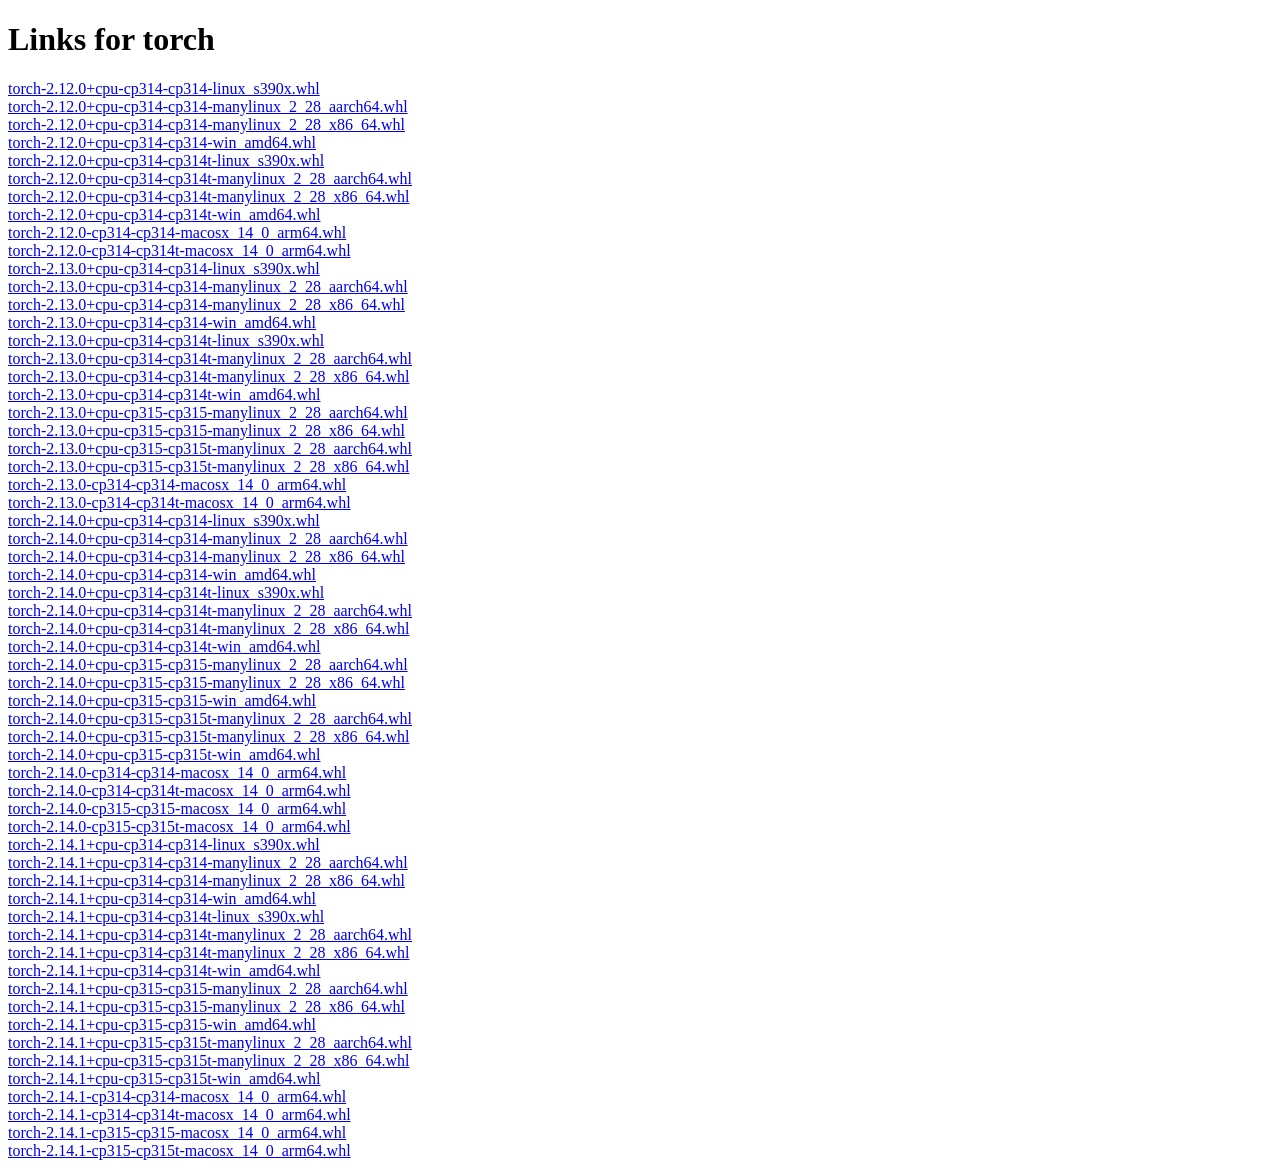
<file: tests/fixtures/pytorch-cpu-torch.html>
<!DOCTYPE html>
<html>
  <body>
    <h1>Links for torch</h1>
    <a href="https://download-r2.pytorch.org/whl/cpu/torch-2.12.0%2Bcpu-cp314-cp314-linux_s390x.whl#sha256=ee1f329acfd0c2a1ccaa3393bcaf9857ea58759549bb2d67e271a6eab42382b3" data-dist-info-metadata="sha256=4dea4f71028daacd7f5b67b9992c243a2cefabbadb8566316a8c2e5af0c86228" data-core-metadata="sha256=4dea4f71028daacd7f5b67b9992c243a2cefabbadb8566316a8c2e5af0c86228" data-upload-time="2026-05-12T23:18:08Z">torch-2.12.0+cpu-cp314-cp314-linux_s390x.whl</a><br/>
    <a href="https://download-r2.pytorch.org/whl/cpu/torch-2.12.0%2Bcpu-cp314-cp314-manylinux_2_28_aarch64.whl#sha256=797c066367792c92eb97cafba7fd0caa8d7455e6078a4ee880630077378dc372" data-dist-info-metadata="sha256=4dea4f71028daacd7f5b67b9992c243a2cefabbadb8566316a8c2e5af0c86228" data-core-metadata="sha256=4dea4f71028daacd7f5b67b9992c243a2cefabbadb8566316a8c2e5af0c86228" data-upload-time="2026-05-12T23:18:15Z">torch-2.12.0+cpu-cp314-cp314-manylinux_2_28_aarch64.whl</a><br/>
    <a href="https://download-r2.pytorch.org/whl/cpu/torch-2.12.0%2Bcpu-cp314-cp314-manylinux_2_28_x86_64.whl#sha256=a8f419ce3f25388d36e67153ec63b3a1b17059c49f5a7759a7e91ac4843660d3" data-dist-info-metadata="sha256=4dea4f71028daacd7f5b67b9992c243a2cefabbadb8566316a8c2e5af0c86228" data-core-metadata="sha256=4dea4f71028daacd7f5b67b9992c243a2cefabbadb8566316a8c2e5af0c86228" data-upload-time="2026-05-12T23:18:22Z">torch-2.12.0+cpu-cp314-cp314-manylinux_2_28_x86_64.whl</a><br/>
    <a href="https://download-r2.pytorch.org/whl/cpu/torch-2.12.0%2Bcpu-cp314-cp314-win_amd64.whl#sha256=1dd196c43e74e7b3b526ff434e7efbdef3f3792a2efbecfc983d7dce501840d2" data-dist-info-metadata="sha256=74548d363fed0ddf0a6dc3d3d4d7e2f83c45ce2001ebeb5c027d7b14c5c321e9" data-core-metadata="sha256=74548d363fed0ddf0a6dc3d3d4d7e2f83c45ce2001ebeb5c027d7b14c5c321e9" data-upload-time="2026-05-12T23:18:30Z">torch-2.12.0+cpu-cp314-cp314-win_amd64.whl</a><br/>
    <a href="https://download-r2.pytorch.org/whl/cpu/torch-2.12.0%2Bcpu-cp314-cp314t-linux_s390x.whl#sha256=d0d2080cb13c94ebc0c884d237e404490743d0f40192c8a180abf3b6b6f334cf" data-dist-info-metadata="sha256=4dea4f71028daacd7f5b67b9992c243a2cefabbadb8566316a8c2e5af0c86228" data-core-metadata="sha256=4dea4f71028daacd7f5b67b9992c243a2cefabbadb8566316a8c2e5af0c86228" data-upload-time="2026-05-12T23:18:35Z">torch-2.12.0+cpu-cp314-cp314t-linux_s390x.whl</a><br/>
    <a href="https://download-r2.pytorch.org/whl/cpu/torch-2.12.0%2Bcpu-cp314-cp314t-manylinux_2_28_aarch64.whl#sha256=f7bc15972acad257723775237cdd120024cca844b8bc64701822fa596bcb7e14" data-dist-info-metadata="sha256=4dea4f71028daacd7f5b67b9992c243a2cefabbadb8566316a8c2e5af0c86228" data-core-metadata="sha256=4dea4f71028daacd7f5b67b9992c243a2cefabbadb8566316a8c2e5af0c86228" data-upload-time="2026-05-12T23:18:42Z">torch-2.12.0+cpu-cp314-cp314t-manylinux_2_28_aarch64.whl</a><br/>
    <a href="https://download-r2.pytorch.org/whl/cpu/torch-2.12.0%2Bcpu-cp314-cp314t-manylinux_2_28_x86_64.whl#sha256=4d79f961250d1763487ecbc90af019a80009f9e87cadc5366b3ec4ba5671fea6" data-dist-info-metadata="sha256=4dea4f71028daacd7f5b67b9992c243a2cefabbadb8566316a8c2e5af0c86228" data-core-metadata="sha256=4dea4f71028daacd7f5b67b9992c243a2cefabbadb8566316a8c2e5af0c86228" data-upload-time="2026-05-12T23:18:50Z">torch-2.12.0+cpu-cp314-cp314t-manylinux_2_28_x86_64.whl</a><br/>
    <a href="https://download-r2.pytorch.org/whl/cpu/torch-2.12.0%2Bcpu-cp314-cp314t-win_amd64.whl#sha256=46b8f4c41ac36bb5d5b47f5437b3de5541b313275e59c1d2aefd3bef32b0f531" data-dist-info-metadata="sha256=74548d363fed0ddf0a6dc3d3d4d7e2f83c45ce2001ebeb5c027d7b14c5c321e9" data-core-metadata="sha256=74548d363fed0ddf0a6dc3d3d4d7e2f83c45ce2001ebeb5c027d7b14c5c321e9" data-upload-time="2026-05-12T23:18:58Z">torch-2.12.0+cpu-cp314-cp314t-win_amd64.whl</a><br/>
    <a href="https://download-r2.pytorch.org/whl/cpu/torch-2.12.0-cp314-cp314-macosx_14_0_arm64.whl#sha256=f7dfae4a519197dfa050e98d8e36378a0fb5899625a875c2b54445005a2e404e" data-dist-info-metadata="sha256=b6d383be28bad9be3ba58d2057c59b33e2e0eb4901da8fad0852c161e35dda05" data-core-metadata="sha256=b6d383be28bad9be3ba58d2057c59b33e2e0eb4901da8fad0852c161e35dda05" data-upload-time="2026-05-12T16:20:26Z">torch-2.12.0-cp314-cp314-macosx_14_0_arm64.whl</a><br/>
    <a href="https://download-r2.pytorch.org/whl/cpu/torch-2.12.0-cp314-cp314t-macosx_14_0_arm64.whl#sha256=b4556715c8572758625d62b6e0ae3b1f76c440221913a6fb5e100f321fb4fb02" data-dist-info-metadata="sha256=b6d383be28bad9be3ba58d2057c59b33e2e0eb4901da8fad0852c161e35dda05" data-core-metadata="sha256=b6d383be28bad9be3ba58d2057c59b33e2e0eb4901da8fad0852c161e35dda05" data-upload-time="2026-05-12T16:20:31Z">torch-2.12.0-cp314-cp314t-macosx_14_0_arm64.whl</a><br/>
    <a href="https://download-r2.pytorch.org/whl/cpu/torch-2.13.0%2Bcpu-cp314-cp314-linux_s390x.whl#sha256=dec241fef3984c0d1edadd1f58708e218d4eae881ceef7bc10cf9964d41b68b9" data-dist-info-metadata="sha256=b3c7f4b3f77d06f86a42aab7d0facef7b661ca3c22967bfcc396917d935dd335" data-core-metadata="sha256=b3c7f4b3f77d06f86a42aab7d0facef7b661ca3c22967bfcc396917d935dd335" data-upload-time="2026-07-08T19:30:20Z">torch-2.13.0+cpu-cp314-cp314-linux_s390x.whl</a><br/>
    <a href="https://download-r2.pytorch.org/whl/cpu/torch-2.13.0%2Bcpu-cp314-cp314-manylinux_2_28_aarch64.whl#sha256=ca021f9eb2f8345c83fa03e3a04587308afb8df71bd472670b3ece00df58621c" data-dist-info-metadata="sha256=b3c7f4b3f77d06f86a42aab7d0facef7b661ca3c22967bfcc396917d935dd335" data-core-metadata="sha256=b3c7f4b3f77d06f86a42aab7d0facef7b661ca3c22967bfcc396917d935dd335" data-upload-time="2026-07-08T19:30:32Z">torch-2.13.0+cpu-cp314-cp314-manylinux_2_28_aarch64.whl</a><br/>
    <a href="https://download-r2.pytorch.org/whl/cpu/torch-2.13.0%2Bcpu-cp314-cp314-manylinux_2_28_x86_64.whl#sha256=d20fa53ee744502fa4c69818a720b05ca0d37abd055d4f6e66cae155114bc691" data-dist-info-metadata="sha256=b3c7f4b3f77d06f86a42aab7d0facef7b661ca3c22967bfcc396917d935dd335" data-core-metadata="sha256=b3c7f4b3f77d06f86a42aab7d0facef7b661ca3c22967bfcc396917d935dd335" data-upload-time="2026-07-08T19:30:45Z">torch-2.13.0+cpu-cp314-cp314-manylinux_2_28_x86_64.whl</a><br/>
    <a href="https://download-r2.pytorch.org/whl/cpu/torch-2.13.0%2Bcpu-cp314-cp314-win_amd64.whl#sha256=e2e5134decf00e218da62318f3dc5df156231d367871918e91eba95ab0ad43ab" data-dist-info-metadata="sha256=de64cd0358a709f32a7977e4798f88fa1ac240f25194079004a68190d18c5766" data-core-metadata="sha256=de64cd0358a709f32a7977e4798f88fa1ac240f25194079004a68190d18c5766" data-upload-time="2026-07-08T19:30:58Z">torch-2.13.0+cpu-cp314-cp314-win_amd64.whl</a><br/>
    <a href="https://download-r2.pytorch.org/whl/cpu/torch-2.13.0%2Bcpu-cp314-cp314t-linux_s390x.whl#sha256=991cc14b39e751122c01f017be6448533989868731cb5eecd1006893d26787c2" data-dist-info-metadata="sha256=b3c7f4b3f77d06f86a42aab7d0facef7b661ca3c22967bfcc396917d935dd335" data-core-metadata="sha256=b3c7f4b3f77d06f86a42aab7d0facef7b661ca3c22967bfcc396917d935dd335" data-upload-time="2026-07-08T19:31:09Z">torch-2.13.0+cpu-cp314-cp314t-linux_s390x.whl</a><br/>
    <a href="https://download-r2.pytorch.org/whl/cpu/torch-2.13.0%2Bcpu-cp314-cp314t-manylinux_2_28_aarch64.whl#sha256=7b8d26e29bceafbdaa8d63bfe7612f23875b5af2cc07e13f809c3ed890bbe1d8" data-dist-info-metadata="sha256=b3c7f4b3f77d06f86a42aab7d0facef7b661ca3c22967bfcc396917d935dd335" data-core-metadata="sha256=b3c7f4b3f77d06f86a42aab7d0facef7b661ca3c22967bfcc396917d935dd335" data-upload-time="2026-07-08T19:31:21Z">torch-2.13.0+cpu-cp314-cp314t-manylinux_2_28_aarch64.whl</a><br/>
    <a href="https://download-r2.pytorch.org/whl/cpu/torch-2.13.0%2Bcpu-cp314-cp314t-manylinux_2_28_x86_64.whl#sha256=b222c15a0fc2ce207d1c1a59700b46c8fa6748df1f447ad11e5c870dde0933d9" data-dist-info-metadata="sha256=b3c7f4b3f77d06f86a42aab7d0facef7b661ca3c22967bfcc396917d935dd335" data-core-metadata="sha256=b3c7f4b3f77d06f86a42aab7d0facef7b661ca3c22967bfcc396917d935dd335" data-upload-time="2026-07-08T19:31:35Z">torch-2.13.0+cpu-cp314-cp314t-manylinux_2_28_x86_64.whl</a><br/>
    <a href="https://download-r2.pytorch.org/whl/cpu/torch-2.13.0%2Bcpu-cp314-cp314t-win_amd64.whl#sha256=a43376bd094124ef626bfdd3d4c2c62eacb0b5ddc99776f4a32d4fd16f1f3420" data-dist-info-metadata="sha256=de64cd0358a709f32a7977e4798f88fa1ac240f25194079004a68190d18c5766" data-core-metadata="sha256=de64cd0358a709f32a7977e4798f88fa1ac240f25194079004a68190d18c5766" data-upload-time="2026-07-08T19:31:48Z">torch-2.13.0+cpu-cp314-cp314t-win_amd64.whl</a><br/>
    <a href="https://download-r2.pytorch.org/whl/cpu/torch-2.13.0%2Bcpu-cp315-cp315-manylinux_2_28_aarch64.whl#sha256=8eb5002ca81af00ae69b57540f615b58b8ae922b6d4848176b366a52bd2196e6" data-dist-info-metadata="sha256=b3c7f4b3f77d06f86a42aab7d0facef7b661ca3c22967bfcc396917d935dd335" data-core-metadata="sha256=b3c7f4b3f77d06f86a42aab7d0facef7b661ca3c22967bfcc396917d935dd335" data-upload-time="2026-07-08T19:32:00Z">torch-2.13.0+cpu-cp315-cp315-manylinux_2_28_aarch64.whl</a><br/>
    <a href="https://download-r2.pytorch.org/whl/cpu/torch-2.13.0%2Bcpu-cp315-cp315-manylinux_2_28_x86_64.whl#sha256=1a3a35229fdc13446b4eab50e7fcf9399ff941e89a3b761497786297a5d8dde5" data-dist-info-metadata="sha256=b3c7f4b3f77d06f86a42aab7d0facef7b661ca3c22967bfcc396917d935dd335" data-core-metadata="sha256=b3c7f4b3f77d06f86a42aab7d0facef7b661ca3c22967bfcc396917d935dd335" data-upload-time="2026-07-08T19:32:16Z">torch-2.13.0+cpu-cp315-cp315-manylinux_2_28_x86_64.whl</a><br/>
    <a href="https://download-r2.pytorch.org/whl/cpu/torch-2.13.0%2Bcpu-cp315-cp315t-manylinux_2_28_aarch64.whl#sha256=8e109528e6bab044815daebaf71770fbaace3a66ef1c816cb55c875350f78a60" data-dist-info-metadata="sha256=b3c7f4b3f77d06f86a42aab7d0facef7b661ca3c22967bfcc396917d935dd335" data-core-metadata="sha256=b3c7f4b3f77d06f86a42aab7d0facef7b661ca3c22967bfcc396917d935dd335" data-upload-time="2026-07-08T19:32:30Z">torch-2.13.0+cpu-cp315-cp315t-manylinux_2_28_aarch64.whl</a><br/>
    <a href="https://download-r2.pytorch.org/whl/cpu/torch-2.13.0%2Bcpu-cp315-cp315t-manylinux_2_28_x86_64.whl#sha256=222a6681467cc7f6f05cd3068dfbc603def3a1e46d1d4620c1c8cdf6178bd563" data-dist-info-metadata="sha256=b3c7f4b3f77d06f86a42aab7d0facef7b661ca3c22967bfcc396917d935dd335" data-core-metadata="sha256=b3c7f4b3f77d06f86a42aab7d0facef7b661ca3c22967bfcc396917d935dd335" data-upload-time="2026-07-08T19:32:44Z">torch-2.13.0+cpu-cp315-cp315t-manylinux_2_28_x86_64.whl</a><br/>
    <a href="https://download-r2.pytorch.org/whl/cpu/torch-2.13.0-cp314-cp314-macosx_14_0_arm64.whl#sha256=d849b390e07d8d333ce8ecaf91b273c656c598379a19c9acf1318a883f6b391c" data-dist-info-metadata="sha256=580f3e15f8ff76210b25f7fdafcdd10a164d81b57d167ac36a1b6d5518631d52" data-core-metadata="sha256=580f3e15f8ff76210b25f7fdafcdd10a164d81b57d167ac36a1b6d5518631d52" data-upload-time="2026-07-08T12:26:28Z">torch-2.13.0-cp314-cp314-macosx_14_0_arm64.whl</a><br/>
    <a href="https://download-r2.pytorch.org/whl/cpu/torch-2.13.0-cp314-cp314t-macosx_14_0_arm64.whl#sha256=c28def70706c2f9ecc752574766e8ae4da9b810ab6676b611166761a78a9f1e1" data-dist-info-metadata="sha256=524e68543354c4bf15359ffe4e83c83048680f9b9b03722170605932faddd00c" data-core-metadata="sha256=524e68543354c4bf15359ffe4e83c83048680f9b9b03722170605932faddd00c" data-upload-time="2026-07-08T12:26:33Z">torch-2.13.0-cp314-cp314t-macosx_14_0_arm64.whl</a><br/>
    <a href="https://download-r2.pytorch.org/whl/cpu/torch-2.14.0%2Bcpu-cp314-cp314-linux_s390x.whl#sha256=266a253980047f3c037191f45d7e7ecfa838d13102141ca57b86fcc892663004" data-dist-info-metadata="sha256=6e6cbfdc8067a91fe9fa5068191574caef6d04c743da805707b849396a8834f6" data-core-metadata="sha256=6e6cbfdc8067a91fe9fa5068191574caef6d04c743da805707b849396a8834f6" data-upload-time="2026-09-02T18:32:17Z">torch-2.14.0+cpu-cp314-cp314-linux_s390x.whl</a><br/>
    <a href="https://download-r2.pytorch.org/whl/cpu/torch-2.14.0%2Bcpu-cp314-cp314-manylinux_2_28_aarch64.whl#sha256=27b34640fea7268862961b734c723873e15b1c2657b1eb84bcfac053e5841527" data-dist-info-metadata="sha256=6e6cbfdc8067a91fe9fa5068191574caef6d04c743da805707b849396a8834f6" data-core-metadata="sha256=6e6cbfdc8067a91fe9fa5068191574caef6d04c743da805707b849396a8834f6" data-upload-time="2026-09-02T18:32:23Z">torch-2.14.0+cpu-cp314-cp314-manylinux_2_28_aarch64.whl</a><br/>
    <a href="https://download-r2.pytorch.org/whl/cpu/torch-2.14.0%2Bcpu-cp314-cp314-manylinux_2_28_x86_64.whl#sha256=f152f41dc5dc462afe0de780e451ebb47ea8b4451f8f919f9537aa8e2cbe1d7e" data-dist-info-metadata="sha256=6e6cbfdc8067a91fe9fa5068191574caef6d04c743da805707b849396a8834f6" data-core-metadata="sha256=6e6cbfdc8067a91fe9fa5068191574caef6d04c743da805707b849396a8834f6" data-upload-time="2026-09-02T18:32:29Z">torch-2.14.0+cpu-cp314-cp314-manylinux_2_28_x86_64.whl</a><br/>
    <a href="https://download-r2.pytorch.org/whl/cpu/torch-2.14.0%2Bcpu-cp314-cp314-win_amd64.whl#sha256=ca9b3c2c652587f7b26c86d30be3648f553bd07fb3cf9b3edb645e7eafe295a3" data-dist-info-metadata="sha256=7347fdabd40f8976758111ed8eefc667bcd121b97bf598a844cb998acb1edbf9" data-core-metadata="sha256=7347fdabd40f8976758111ed8eefc667bcd121b97bf598a844cb998acb1edbf9" data-upload-time="2026-09-02T18:32:35Z">torch-2.14.0+cpu-cp314-cp314-win_amd64.whl</a><br/>
    <a href="https://download-r2.pytorch.org/whl/cpu/torch-2.14.0%2Bcpu-cp314-cp314t-linux_s390x.whl#sha256=c1d81be03f715eca5b065fc767f73b2a26668a16d614e163a4378a3f38a5e471" data-dist-info-metadata="sha256=6e6cbfdc8067a91fe9fa5068191574caef6d04c743da805707b849396a8834f6" data-core-metadata="sha256=6e6cbfdc8067a91fe9fa5068191574caef6d04c743da805707b849396a8834f6" data-upload-time="2026-09-02T18:32:39Z">torch-2.14.0+cpu-cp314-cp314t-linux_s390x.whl</a><br/>
    <a href="https://download-r2.pytorch.org/whl/cpu/torch-2.14.0%2Bcpu-cp314-cp314t-manylinux_2_28_aarch64.whl#sha256=a6ff46c0c0c4f5b9b399dff5e4856a98ce18e61ca14ad74b21790174c7cbde08" data-dist-info-metadata="sha256=6e6cbfdc8067a91fe9fa5068191574caef6d04c743da805707b849396a8834f6" data-core-metadata="sha256=6e6cbfdc8067a91fe9fa5068191574caef6d04c743da805707b849396a8834f6" data-upload-time="2026-09-02T18:32:43Z">torch-2.14.0+cpu-cp314-cp314t-manylinux_2_28_aarch64.whl</a><br/>
    <a href="https://download-r2.pytorch.org/whl/cpu/torch-2.14.0%2Bcpu-cp314-cp314t-manylinux_2_28_x86_64.whl#sha256=2baf9cbaef964d821465df0c53a91cc01b2d0ea29ebd199e2f9c7d27a7fc70a4" data-dist-info-metadata="sha256=6e6cbfdc8067a91fe9fa5068191574caef6d04c743da805707b849396a8834f6" data-core-metadata="sha256=6e6cbfdc8067a91fe9fa5068191574caef6d04c743da805707b849396a8834f6" data-upload-time="2026-09-02T18:32:48Z">torch-2.14.0+cpu-cp314-cp314t-manylinux_2_28_x86_64.whl</a><br/>
    <a href="https://download-r2.pytorch.org/whl/cpu/torch-2.14.0%2Bcpu-cp314-cp314t-win_amd64.whl#sha256=8fe5ff05cf3511daecdea986005f312f3b9cdbaf07ccf0bc42c68d01a4ae5d4d" data-dist-info-metadata="sha256=7347fdabd40f8976758111ed8eefc667bcd121b97bf598a844cb998acb1edbf9" data-core-metadata="sha256=7347fdabd40f8976758111ed8eefc667bcd121b97bf598a844cb998acb1edbf9" data-upload-time="2026-09-02T18:32:53Z">torch-2.14.0+cpu-cp314-cp314t-win_amd64.whl</a><br/>
    <a href="https://download-r2.pytorch.org/whl/cpu/torch-2.14.0%2Bcpu-cp315-cp315-manylinux_2_28_aarch64.whl#sha256=07d50e40232d2757be323693e38f531e04ee654d40537bc0b04e787c1e73a27a" data-dist-info-metadata="sha256=6e6cbfdc8067a91fe9fa5068191574caef6d04c743da805707b849396a8834f6" data-core-metadata="sha256=6e6cbfdc8067a91fe9fa5068191574caef6d04c743da805707b849396a8834f6" data-upload-time="2026-09-02T18:32:57Z">torch-2.14.0+cpu-cp315-cp315-manylinux_2_28_aarch64.whl</a><br/>
    <a href="https://download-r2.pytorch.org/whl/cpu/torch-2.14.0%2Bcpu-cp315-cp315-manylinux_2_28_x86_64.whl#sha256=a8b2fa9a03d81bc083f279737fce1cd8d1ed2e267da92215260cd644dcfdd3fe" data-dist-info-metadata="sha256=6e6cbfdc8067a91fe9fa5068191574caef6d04c743da805707b849396a8834f6" data-core-metadata="sha256=6e6cbfdc8067a91fe9fa5068191574caef6d04c743da805707b849396a8834f6" data-upload-time="2026-09-02T18:33:02Z">torch-2.14.0+cpu-cp315-cp315-manylinux_2_28_x86_64.whl</a><br/>
    <a href="https://download-r2.pytorch.org/whl/cpu/torch-2.14.0%2Bcpu-cp315-cp315-win_amd64.whl#sha256=70a98493729cdd06f2735a7e4c4867e64e5d5b4eebbd6ffb841b7b034b16aff3" data-dist-info-metadata="sha256=7347fdabd40f8976758111ed8eefc667bcd121b97bf598a844cb998acb1edbf9" data-core-metadata="sha256=7347fdabd40f8976758111ed8eefc667bcd121b97bf598a844cb998acb1edbf9" data-upload-time="2026-09-02T18:33:07Z">torch-2.14.0+cpu-cp315-cp315-win_amd64.whl</a><br/>
    <a href="https://download-r2.pytorch.org/whl/cpu/torch-2.14.0%2Bcpu-cp315-cp315t-manylinux_2_28_aarch64.whl#sha256=e22ddf8a9fff9934fe2dd2440d45c437bb0539f2d6d24b57b26981d6dca4157c" data-dist-info-metadata="sha256=6e6cbfdc8067a91fe9fa5068191574caef6d04c743da805707b849396a8834f6" data-core-metadata="sha256=6e6cbfdc8067a91fe9fa5068191574caef6d04c743da805707b849396a8834f6" data-upload-time="2026-09-02T18:33:11Z">torch-2.14.0+cpu-cp315-cp315t-manylinux_2_28_aarch64.whl</a><br/>
    <a href="https://download-r2.pytorch.org/whl/cpu/torch-2.14.0%2Bcpu-cp315-cp315t-manylinux_2_28_x86_64.whl#sha256=18b417c953e9b4d8b79294ca5184586790f0a609b3929e39258cea854b945870" data-dist-info-metadata="sha256=6e6cbfdc8067a91fe9fa5068191574caef6d04c743da805707b849396a8834f6" data-core-metadata="sha256=6e6cbfdc8067a91fe9fa5068191574caef6d04c743da805707b849396a8834f6" data-upload-time="2026-09-02T18:33:16Z">torch-2.14.0+cpu-cp315-cp315t-manylinux_2_28_x86_64.whl</a><br/>
    <a href="https://download-r2.pytorch.org/whl/cpu/torch-2.14.0%2Bcpu-cp315-cp315t-win_amd64.whl#sha256=70b02d91b68ba0652b53294f51afbe774eea0f1f52b91a20207982298af294a2" data-dist-info-metadata="sha256=7347fdabd40f8976758111ed8eefc667bcd121b97bf598a844cb998acb1edbf9" data-core-metadata="sha256=7347fdabd40f8976758111ed8eefc667bcd121b97bf598a844cb998acb1edbf9" data-upload-time="2026-09-02T18:33:20Z">torch-2.14.0+cpu-cp315-cp315t-win_amd64.whl</a><br/>
    <a href="https://download-r2.pytorch.org/whl/cpu/torch-2.14.0-cp314-cp314-macosx_14_0_arm64.whl#sha256=d0f78744000a7863cc3f1eafaf511d4b9944f079f08277de6fefe4b01f4d41b9" data-dist-info-metadata="sha256=1110cb873488cdc76f20437b3e1a709ce9d0f8173425211d356788a1bb8c33d6" data-core-metadata="sha256=1110cb873488cdc76f20437b3e1a709ce9d0f8173425211d356788a1bb8c33d6" data-upload-time="2026-09-02T00:26:19Z">torch-2.14.0-cp314-cp314-macosx_14_0_arm64.whl</a><br/>
    <a href="https://download-r2.pytorch.org/whl/cpu/torch-2.14.0-cp314-cp314t-macosx_14_0_arm64.whl#sha256=dd4c297f1af83ad44368ffdaa9ed0318984567ff952bbda3d90cc300afe1e8a0" data-dist-info-metadata="sha256=0d3b93a4a1d458c56f98b66ef4120d9b6fbc7408514cdc112605489f2edc00a7" data-core-metadata="sha256=0d3b93a4a1d458c56f98b66ef4120d9b6fbc7408514cdc112605489f2edc00a7" data-upload-time="2026-09-02T00:26:23Z">torch-2.14.0-cp314-cp314t-macosx_14_0_arm64.whl</a><br/>
    <a href="https://download-r2.pytorch.org/whl/cpu/torch-2.14.0-cp315-cp315-macosx_14_0_arm64.whl#sha256=c65f7d7783e76272bbd53e4220aa029ac14e2dc346c6641691e041202a03b0e0" data-dist-info-metadata="sha256=03f15a35eabcfe9884a583fa4a3945acc6d3db778a139bdebc0f70dae6ed63a2" data-core-metadata="sha256=03f15a35eabcfe9884a583fa4a3945acc6d3db778a139bdebc0f70dae6ed63a2" data-upload-time="2026-09-02T00:26:27Z">torch-2.14.0-cp315-cp315-macosx_14_0_arm64.whl</a><br/>
    <a href="https://download-r2.pytorch.org/whl/cpu/torch-2.14.0-cp315-cp315t-macosx_14_0_arm64.whl#sha256=879140333148a3a5b1a14ab29a35b58c3c8db4d85c7130018a79178eb239008b" data-dist-info-metadata="sha256=72696894b764994694e1a1455d30700e28cc35b71061e6ab7aed65b2a3ec77e7" data-core-metadata="sha256=72696894b764994694e1a1455d30700e28cc35b71061e6ab7aed65b2a3ec77e7" data-upload-time="2026-09-02T00:26:30Z">torch-2.14.0-cp315-cp315t-macosx_14_0_arm64.whl</a><br/>
    <a href="https://download-r2.pytorch.org/whl/cpu/torch-2.14.1%2Bcpu-cp314-cp314-linux_s390x.whl#sha256=a7a580e3d92467516c9247a22bc805ae4f79c7b1b9a2052f92849f34e89720f5" data-dist-info-metadata="sha256=a3fd232f82dcc389c6dab2665dfc17649c03ffb72cb641e96a76a0690177b918" data-core-metadata="sha256=a3fd232f82dcc389c6dab2665dfc17649c03ffb72cb641e96a76a0690177b918" data-upload-time="2026-09-30T19:48:32Z">torch-2.14.1+cpu-cp314-cp314-linux_s390x.whl</a><br/>
    <a href="https://download-r2.pytorch.org/whl/cpu/torch-2.14.1%2Bcpu-cp314-cp314-manylinux_2_28_aarch64.whl#sha256=f56cd23a3bf003bfbed3da0645ba09b3ccc66c0a2f2ac726a9b98f34e0e4926f" data-dist-info-metadata="sha256=a3fd232f82dcc389c6dab2665dfc17649c03ffb72cb641e96a76a0690177b918" data-core-metadata="sha256=a3fd232f82dcc389c6dab2665dfc17649c03ffb72cb641e96a76a0690177b918" data-upload-time="2026-09-30T19:48:39Z">torch-2.14.1+cpu-cp314-cp314-manylinux_2_28_aarch64.whl</a><br/>
    <a href="https://download-r2.pytorch.org/whl/cpu/torch-2.14.1%2Bcpu-cp314-cp314-manylinux_2_28_x86_64.whl#sha256=35103e180214793207f95d7e12e100ecba3ace6f5fb37e1fcefbb07e096ed180" data-dist-info-metadata="sha256=a3fd232f82dcc389c6dab2665dfc17649c03ffb72cb641e96a76a0690177b918" data-core-metadata="sha256=a3fd232f82dcc389c6dab2665dfc17649c03ffb72cb641e96a76a0690177b918" data-upload-time="2026-09-30T19:48:48Z">torch-2.14.1+cpu-cp314-cp314-manylinux_2_28_x86_64.whl</a><br/>
    <a href="https://download-r2.pytorch.org/whl/cpu/torch-2.14.1%2Bcpu-cp314-cp314-win_amd64.whl#sha256=a93db7947d53caab62c2436205a60ddf9c3150c2e09eb9b24610c1c3f4cbaf99" data-dist-info-metadata="sha256=cb0f1c6b8da448e869095b3a10865cfef25f67935341a5da305d59b1cf6d5b02" data-core-metadata="sha256=cb0f1c6b8da448e869095b3a10865cfef25f67935341a5da305d59b1cf6d5b02" data-upload-time="2026-09-30T19:48:56Z">torch-2.14.1+cpu-cp314-cp314-win_amd64.whl</a><br/>
    <a href="https://download-r2.pytorch.org/whl/cpu/torch-2.14.1%2Bcpu-cp314-cp314t-linux_s390x.whl#sha256=f67ee1fe9c9f7c6ad3785d150bc3cecda442a5880a6d40816e13fee475d97dd8" data-dist-info-metadata="sha256=a3fd232f82dcc389c6dab2665dfc17649c03ffb72cb641e96a76a0690177b918" data-core-metadata="sha256=a3fd232f82dcc389c6dab2665dfc17649c03ffb72cb641e96a76a0690177b918" data-upload-time="2026-09-30T19:49:02Z">torch-2.14.1+cpu-cp314-cp314t-linux_s390x.whl</a><br/>
    <a href="https://download-r2.pytorch.org/whl/cpu/torch-2.14.1%2Bcpu-cp314-cp314t-manylinux_2_28_aarch64.whl#sha256=2547c9f32f8fd9c8fced83119269d85519b123d4e8c87eba71660fe3a6996336" data-dist-info-metadata="sha256=a3fd232f82dcc389c6dab2665dfc17649c03ffb72cb641e96a76a0690177b918" data-core-metadata="sha256=a3fd232f82dcc389c6dab2665dfc17649c03ffb72cb641e96a76a0690177b918" data-upload-time="2026-09-30T19:49:10Z">torch-2.14.1+cpu-cp314-cp314t-manylinux_2_28_aarch64.whl</a><br/>
    <a href="https://download-r2.pytorch.org/whl/cpu/torch-2.14.1%2Bcpu-cp314-cp314t-manylinux_2_28_x86_64.whl#sha256=7d2c35e915793f3ae82e8ee4041a960140bcd0bd35f3ec6eb06e1f1f37a89dba" data-dist-info-metadata="sha256=a3fd232f82dcc389c6dab2665dfc17649c03ffb72cb641e96a76a0690177b918" data-core-metadata="sha256=a3fd232f82dcc389c6dab2665dfc17649c03ffb72cb641e96a76a0690177b918" data-upload-time="2026-09-30T19:49:18Z">torch-2.14.1+cpu-cp314-cp314t-manylinux_2_28_x86_64.whl</a><br/>
    <a href="https://download-r2.pytorch.org/whl/cpu/torch-2.14.1%2Bcpu-cp314-cp314t-win_amd64.whl#sha256=5c0d1ef51127c9c65ec6394226b82ef1a5f3cd0ab8ffb10f48cc5c08aa72a5cf" data-dist-info-metadata="sha256=cb0f1c6b8da448e869095b3a10865cfef25f67935341a5da305d59b1cf6d5b02" data-core-metadata="sha256=cb0f1c6b8da448e869095b3a10865cfef25f67935341a5da305d59b1cf6d5b02" data-upload-time="2026-09-30T19:49:27Z">torch-2.14.1+cpu-cp314-cp314t-win_amd64.whl</a><br/>
    <a href="https://download-r2.pytorch.org/whl/cpu/torch-2.14.1%2Bcpu-cp315-cp315-manylinux_2_28_aarch64.whl#sha256=88634fad89f7b953acd011bad0d5c131d269aa71a7de6e0ef2344e3a2c95fabc" data-dist-info-metadata="sha256=a3fd232f82dcc389c6dab2665dfc17649c03ffb72cb641e96a76a0690177b918" data-core-metadata="sha256=a3fd232f82dcc389c6dab2665dfc17649c03ffb72cb641e96a76a0690177b918" data-upload-time="2026-09-30T19:49:34Z">torch-2.14.1+cpu-cp315-cp315-manylinux_2_28_aarch64.whl</a><br/>
    <a href="https://download-r2.pytorch.org/whl/cpu/torch-2.14.1%2Bcpu-cp315-cp315-manylinux_2_28_x86_64.whl#sha256=94edee897fbd15a73f91aa38e22e2d2b7b60ac3acf6e8afc6b8dad89229c810c" data-dist-info-metadata="sha256=a3fd232f82dcc389c6dab2665dfc17649c03ffb72cb641e96a76a0690177b918" data-core-metadata="sha256=a3fd232f82dcc389c6dab2665dfc17649c03ffb72cb641e96a76a0690177b918" data-upload-time="2026-09-30T19:49:42Z">torch-2.14.1+cpu-cp315-cp315-manylinux_2_28_x86_64.whl</a><br/>
    <a href="https://download-r2.pytorch.org/whl/cpu/torch-2.14.1%2Bcpu-cp315-cp315-win_amd64.whl#sha256=e799161f94d97485857ec82424e40a83d7648ab02c03e3d6e71c7838a4d7b89e" data-dist-info-metadata="sha256=cb0f1c6b8da448e869095b3a10865cfef25f67935341a5da305d59b1cf6d5b02" data-core-metadata="sha256=cb0f1c6b8da448e869095b3a10865cfef25f67935341a5da305d59b1cf6d5b02" data-upload-time="2026-09-30T19:49:50Z">torch-2.14.1+cpu-cp315-cp315-win_amd64.whl</a><br/>
    <a href="https://download-r2.pytorch.org/whl/cpu/torch-2.14.1%2Bcpu-cp315-cp315t-manylinux_2_28_aarch64.whl#sha256=930d724490955b822c0b005499128279e54876a318b51fdb9b9da35e0230cc0f" data-dist-info-metadata="sha256=a3fd232f82dcc389c6dab2665dfc17649c03ffb72cb641e96a76a0690177b918" data-core-metadata="sha256=a3fd232f82dcc389c6dab2665dfc17649c03ffb72cb641e96a76a0690177b918" data-upload-time="2026-09-30T19:49:57Z">torch-2.14.1+cpu-cp315-cp315t-manylinux_2_28_aarch64.whl</a><br/>
    <a href="https://download-r2.pytorch.org/whl/cpu/torch-2.14.1%2Bcpu-cp315-cp315t-manylinux_2_28_x86_64.whl#sha256=2948f065d848178a0402791baf87493b7ebf067dae48a8e04c498d6668e94895" data-dist-info-metadata="sha256=a3fd232f82dcc389c6dab2665dfc17649c03ffb72cb641e96a76a0690177b918" data-core-metadata="sha256=a3fd232f82dcc389c6dab2665dfc17649c03ffb72cb641e96a76a0690177b918" data-upload-time="2026-09-30T19:50:06Z">torch-2.14.1+cpu-cp315-cp315t-manylinux_2_28_x86_64.whl</a><br/>
    <a href="https://download-r2.pytorch.org/whl/cpu/torch-2.14.1%2Bcpu-cp315-cp315t-win_amd64.whl#sha256=192745b92c9ac392298e73de950cd02d8a7886117923073d890625622d343ede" data-dist-info-metadata="sha256=cb0f1c6b8da448e869095b3a10865cfef25f67935341a5da305d59b1cf6d5b02" data-core-metadata="sha256=cb0f1c6b8da448e869095b3a10865cfef25f67935341a5da305d59b1cf6d5b02" data-upload-time="2026-09-30T19:50:14Z">torch-2.14.1+cpu-cp315-cp315t-win_amd64.whl</a><br/>
    <a href="https://download-r2.pytorch.org/whl/cpu/torch-2.14.1-cp314-cp314-macosx_14_0_arm64.whl#sha256=17b32fd68abe9429d936c643579e24465e7174a06c168bbfcc01395a881bc8af" data-dist-info-metadata="sha256=7406c675eaa95ab6549dbe9a8d102a2d9a4e556adab61fc7be3dc18209a67524" data-core-metadata="sha256=7406c675eaa95ab6549dbe9a8d102a2d9a4e556adab61fc7be3dc18209a67524" data-upload-time="2026-09-30T19:50:45Z">torch-2.14.1-cp314-cp314-macosx_14_0_arm64.whl</a><br/>
    <a href="https://download-r2.pytorch.org/whl/cpu/torch-2.14.1-cp314-cp314t-macosx_14_0_arm64.whl#sha256=6fe25964e53113a8a1f5640be1103a982a426c07f8907fba48fcca1be1112202" data-dist-info-metadata="sha256=784bc55e1dde637d6d1389f13d8a37559a413bd5196f96c3e33466a27e914c9a" data-core-metadata="sha256=784bc55e1dde637d6d1389f13d8a37559a413bd5196f96c3e33466a27e914c9a" data-upload-time="2026-09-30T19:50:51Z">torch-2.14.1-cp314-cp314t-macosx_14_0_arm64.whl</a><br/>
    <a href="https://download-r2.pytorch.org/whl/cpu/torch-2.14.1-cp315-cp315-macosx_14_0_arm64.whl#sha256=729992e6b581de722989012547b7767ef8ac019bd060e34805f06a52ff9a120e" data-dist-info-metadata="sha256=c5bad969fd44d62dfca19f4fe93f0b3d7d0a8c7f9431d79357348efa8ed1df2b" data-core-metadata="sha256=c5bad969fd44d62dfca19f4fe93f0b3d7d0a8c7f9431d79357348efa8ed1df2b" data-upload-time="2026-09-30T19:50:56Z">torch-2.14.1-cp315-cp315-macosx_14_0_arm64.whl</a><br/>
    <a href="https://download-r2.pytorch.org/whl/cpu/torch-2.14.1-cp315-cp315t-macosx_14_0_arm64.whl#sha256=3e4d7679866c4cd68258ccda7c51bcda150797eda095813f26fe63c07934cc21" data-dist-info-metadata="sha256=b01e7b2bb088d268adc576e2ac0c0fc785ce0f50498fc8fde9d7b51294434b92" data-core-metadata="sha256=b01e7b2bb088d268adc576e2ac0c0fc785ce0f50498fc8fde9d7b51294434b92" data-upload-time="2026-09-30T19:51:02Z">torch-2.14.1-cp315-cp315t-macosx_14_0_arm64.whl</a><br/>
  </body>
</html>
<!--TIMESTAMP 1760000000-->
</file>
<file: site/style.css>
@font-face{font-family:'Bagel Fat One';font-weight:400;font-display:swap;src:url(fonts/bagel-fat-one-400.woff2) format('woff2');unicode-range:U+0000-00FF, U+0131, U+0152-0153, U+02BB-02BC, U+02C6, U+02DA, U+02DC, U+0304, U+0308, U+0329, U+2000-206F, U+20AC, U+2122, U+2191, U+2193, U+2212, U+2215, U+FEFF, U+FFFD}
@font-face{font-family:'Bricolage Grotesque';font-weight:200 800;font-display:swap;src:url(fonts/bricolage-grotesque.woff2) format('woff2');unicode-range:U+0000-00FF, U+0131, U+0152-0153, U+02BB-02BC, U+02C6, U+02DA, U+02DC, U+0304, U+0308, U+0329, U+2000-206F, U+20AC, U+2122, U+2191, U+2193, U+2212, U+2215, U+FEFF, U+FFFD}
@font-face{font-family:'Reddit Mono';font-weight:200 900;font-display:swap;src:url(fonts/reddit-mono.woff2) format('woff2');unicode-range:U+0000-00FF, U+0131, U+0152-0153, U+02BB-02BC, U+02C6, U+02DA, U+02DC, U+0304, U+0308, U+0329, U+2000-206F, U+20AC, U+2122, U+2191, U+2193, U+2212, U+2215, U+FEFF, U+FFFD}
:root{
  --orange:#e8742a; --paste:#ffd978; --rind:#a8471a; --eye:#6e2c0e; --ink:#2a160b; --vein:#2b5f73;
  --display:'Bagel Fat One',ui-rounded,'Arial Rounded MT Bold',sans-serif;
  --body:'Bricolage Grotesque',ui-sans-serif,system-ui,sans-serif;
  --mono:'Reddit Mono',ui-monospace,Menlo,Consolas,monospace;
  --pop:cubic-bezier(.34,1.56,.64,1);
}
*{box-sizing:border-box}
html{background:var(--orange);color:var(--ink);font-family:var(--body);font-size:18px;line-height:1.5;-webkit-text-size-adjust:100%}
body{margin:0;overflow-x:hidden}
a{color:inherit;text-decoration-thickness:2px;text-underline-offset:3px}
:focus-visible{outline:3px solid var(--vein);outline-offset:3px;border-radius:4px}
code{font-family:var(--mono);font-size:.88em}
.skip{position:absolute;left:-999px;top:0;background:var(--ink);color:var(--paste);padding:.5rem 1rem;z-index:20}
.skip:focus{left:1rem}
.small{font-size:.86rem}

/* ---------- hero: the cut wedge ---------- */
.hero{position:relative;min-height:max(860px,min(100svh,960px));overflow:hidden;isolation:isolate}
.cheese{position:absolute;inset:0;width:100%;height:100%;z-index:-1;display:block}
.topnav{position:relative;z-index:3;display:flex;gap:1.4rem;align-items:center;padding:1.1rem clamp(1rem,4vw,3rem);font-weight:600}
.topnav a{text-decoration:none}
.topnav a:hover{text-decoration:underline}
.brand{display:flex;align-items:center;gap:.5rem;font-family:var(--display);font-size:1.5rem;font-weight:400;margin-right:auto;letter-spacing:.01em}
.dial{position:relative;z-index:3;margin:clamp(.5rem,3vh,2rem) 0 0 clamp(1rem,4vw,3rem);display:flex;flex-wrap:wrap;align-items:center;gap:.4rem .7rem;max-width:min(92vw,560px)}
.dial-label{margin:0;font-weight:800}
.dial-note{flex-basis:100%;margin:.2rem 0 0;font-size:.85rem;max-width:26em}
.seg{display:inline-flex;background:var(--ink);border-radius:999px;padding:4px;gap:2px}
.seg button{font:600 .95rem var(--mono);color:var(--paste);background:transparent;border:0;border-radius:999px;padding:.38rem .8rem;cursor:pointer}
.seg button[aria-checked=true]{background:var(--paste);color:var(--ink)}
.seg button:hover{text-decoration:underline}

.eyes-layer{position:absolute;inset:0;z-index:2;pointer-events:none}
.eye{position:absolute;left:0;top:0;transform:translate(-50%,-50%);pointer-events:auto;background:none;border:0;padding:4px;cursor:pointer;display:flex;flex-direction:column;align-items:center;gap:6px;color:var(--ink);font:500 .78rem/1.1 var(--mono)}
.eye[hidden]{display:none}
.eye .hole{display:block;width:var(--d,64px);height:calc(var(--d,64px) * .78);border-radius:50%;background:var(--eye);box-shadow:inset 0 calc(var(--d,64px) * -.1) 0 var(--rind);transform:scale(var(--s,.12));transition:transform .55s var(--pop)}
.eye .name{white-space:nowrap;transition:opacity .3s}
.eye .fix{font-weight:600;color:var(--vein);min-height:1em;white-space:nowrap;transition:opacity .3s}
.eye[data-st=ready] .name{opacity:.55}
.eye[data-st=ready] .hole{--s:.14}
.eye[data-st=skip] .hole{--s:0}
.eye[data-st=build] .hole{--s:.32}
.eye[data-st=bump] .hole{--s:.5}
.eye[data-st=blocked] .hole,.eye[data-st=excluded] .hole{--s:1}
.eye[data-st=excluded] .hole{border-radius:46% 54% 50% 50%/60% 52% 48% 40%}
.eye:not([data-st=bump]) .fix{opacity:0}
.eye.pending .hole{--s:0}
.eye.pending .name,.eye.pending .fix{opacity:0}

.face-copy{position:absolute;z-index:3;right:clamp(1rem,5vw,5rem);bottom:calc(6vw + clamp(1rem,4vh,3rem));width:min(720px,54vw)}
h1{font-family:var(--display);font-weight:400;font-size:clamp(2.1rem,4.6vw,4.4rem);line-height:.98;margin:0 0 .9rem;letter-spacing:.005em}
.h1-py{white-space:nowrap}
.lede{font-size:clamp(1rem,1.45vw,1.2rem);max-width:40em;margin:0 0 .8rem}
.verdict{font:600 1rem var(--mono);margin:0;min-height:1.5em}
.verdict b{background:var(--ink);color:var(--paste);padding:.1rem .45rem;border-radius:999px;font-weight:600}

.slip{position:absolute;z-index:5;background:var(--ink);color:var(--paste);border-radius:18px 18px 18px 4px;padding:.7rem .9rem;font:500 .85rem/1.35 var(--mono);max-width:300px;pointer-events:none}
.slip b{font-family:var(--body);font-weight:800;font-size:1rem;display:block}
.slip .st{display:inline-block;margin-top:.2rem;color:var(--orange);font-weight:600}

/* ---------- slices ---------- */
.slice{position:relative;margin-top:-6vw;padding:calc(6vw + 3.5rem) clamp(1rem,6vw,6rem) calc(3.5rem + 2vw);clip-path:polygon(0 6vw,100% 0,100% 100%,0 100%)}
.s-orange{background:var(--orange)}
.s-paste{background:var(--paste)}
.s-paste a{color:var(--vein)}
.slant-inner{max-width:1100px;margin:0 auto}
h2{font-family:var(--display);font-weight:400;font-size:clamp(1.8rem,3.6vw,3.1rem);line-height:1.02;margin:0 0 1.2rem;max-width:18em}
.prose{max-width:44em;margin:0 0 1.1rem}
.rind{max-width:100%;background:var(--ink);color:var(--paste);border-radius:22px 22px 22px 22px;padding:1.1rem 1.3rem;margin:1.4rem 0;position:relative;overflow:auto}
.rind::before{content:"";position:absolute;left:0;right:0;top:0;height:8px;background:var(--rind);border-radius:22px 22px 0 0}
.rind pre{margin:.3rem 0 0;font:400 .9rem/1.6 var(--mono);white-space:pre}
.rind .c{color:#d9a463}
.steps{list-style:none;padding:0;margin:1.6rem 0 0;counter-reset:s}
.steps li{counter-increment:s;margin:0 0 1rem;padding-left:3.4rem;position:relative;max-width:40em}
.steps li:nth-child(2){margin-left:clamp(0rem,8vw,7rem)}
.steps li:nth-child(3){margin-left:clamp(0rem,16vw,14rem)}
.steps li::before{content:counter(s);position:absolute;left:0;top:-.2rem;width:2.5rem;height:2rem;border-radius:50%;background:var(--eye);color:var(--paste);font:400 1.1rem/2rem var(--display);text-align:center;box-shadow:inset 0 -4px 0 var(--rind)}
.legend{list-style:none;padding:0;margin:0 0 1.6rem}
.legend li{display:flex;align-items:center;gap:.9rem;margin:0 0 .5rem;max-width:46em}
.legend li:nth-child(2){margin-left:clamp(0rem,4vw,3rem)}
.legend li:nth-child(3){margin-left:clamp(0rem,8vw,6rem)}
.legend li:nth-child(4){margin-left:clamp(0rem,12vw,9rem)}
.legend li:nth-child(5){margin-left:clamp(0rem,16vw,12rem)}
.legend svg{width:64px;height:64px;flex:none}
.legend b{font-family:var(--mono);font-weight:600;min-width:6.3em;flex:none}
.legend span{min-width:0}
.legend .pore{fill:var(--ink);opacity:.55}
.legend .hole{fill:var(--eye)}
.legend .soft{opacity:.75}
.legend .lip{fill:var(--rind)}
.legend .arr{fill:none;stroke:var(--ink);stroke-width:4;stroke-linecap:round;stroke-linejoin:round}
.pair{display:grid;grid-template-columns:minmax(0,1.25fr) minmax(0,1fr);gap:1.2rem;align-items:start}
.pair .rind:nth-child(2){margin-top:3rem}

/* slicer */
.slicer{margin-top:1.6rem}
.slicer-file{font:600 clamp(.95rem,2.2vw,1.45rem) var(--mono);background:var(--paste);border-radius:999px;padding:.6rem 1.2rem;display:inline-block;max-width:100%;overflow-wrap:anywhere}
.slices{display:flex;gap:0;margin:1.2rem 0 .6rem;flex-wrap:wrap}
.cut{position:relative;background:var(--paste);padding:1.4rem 1.6rem 1.1rem 2rem;margin-right:-.6rem;clip-path:polygon(1.2rem 0,100% 0,calc(100% - 1.2rem) 100%,0 100%);transition:transform .6s var(--pop),margin .6s var(--pop);min-width:11rem}
.slicer.open .cut{margin-right:1rem}
.slicer.open .cut:nth-child(2){transform:translateY(.7rem)}
.slicer.open .cut:nth-child(3){transform:translateY(1.4rem)}
.cut .k{display:block;font:600 .75rem var(--mono);letter-spacing:.06em;text-transform:uppercase;opacity:.7}
.cut .t{display:block;font:600 1.15rem var(--mono)}
.cut .why{display:block;font-size:.85rem;max-width:15rem}
.cut .pit{position:absolute;right:1.6rem;top:.9rem;width:30px;height:24px;border-radius:50%;background:var(--eye);box-shadow:inset 0 -3px 0 var(--rind);transform:scale(0);transition:transform .5s var(--pop)}
.cut.no .pit{transform:scale(1)}
.slicer-out{font:600 1.05rem var(--mono);margin:1.6rem 0 .8rem}
.slicer-pick{display:flex;flex-wrap:wrap;gap:.5rem}
.slicer-pick button{font:600 .85rem var(--body);background:transparent;border:2px solid var(--ink);color:var(--ink);border-radius:999px;padding:.3rem .8rem;cursor:pointer}
.slicer-pick button[aria-pressed=true]{background:var(--ink);color:var(--paste)}

.foot{background:var(--paste);margin-top:-6vw;padding:calc(6vw + 2rem) 1.5rem 2.5rem;clip-path:polygon(0 6vw,100% 0,100% 100%,0 100%);text-align:center}
.foot p{margin:.3rem 0}
.foot a{color:var(--vein)}

@media (max-width:760px){
  .legend li{flex-wrap:wrap;gap:.2rem .7rem;margin-left:0!important;margin-bottom:1rem}
  .legend svg{width:48px;height:48px}
  .legend span{flex:1 1 100%}

  html{font-size:17px}
  .hero{min-height:1240px}
  .face-copy{left:1rem;right:1rem;width:auto;bottom:calc(6vw + 1rem)}
  .pair{grid-template-columns:minmax(0,1fr)}
  .pair .rind:nth-child(2){margin-top:0}
  .eye{font-size:.7rem}
  .cut{min-width:0;flex:1 1 100%;margin-right:0;margin-bottom:.4rem}
  .slicer.open .cut{margin-right:0}
  .slicer.open .cut:nth-child(2),.slicer.open .cut:nth-child(3){transform:none}
}
@media (prefers-reduced-motion:reduce){
  *,*::before,*::after{transition:none!important;animation:none!important}
}
</file>
<file: site/docs.css>
@font-face{font-family:'Bagel Fat One';font-weight:400;font-display:swap;src:url(fonts/bagel-fat-one-400.woff2) format('woff2');unicode-range:U+0000-00FF, U+0131, U+0152-0153, U+02BB-02BC, U+02C6, U+02DA, U+02DC, U+0304, U+0308, U+0329, U+2000-206F, U+20AC, U+2122, U+2191, U+2193, U+2212, U+2215, U+FEFF, U+FFFD}
@font-face{font-family:'Bricolage Grotesque';font-weight:200 800;font-display:swap;src:url(fonts/bricolage-grotesque.woff2) format('woff2');unicode-range:U+0000-00FF, U+0131, U+0152-0153, U+02BB-02BC, U+02C6, U+02DA, U+02DC, U+0304, U+0308, U+0329, U+2000-206F, U+20AC, U+2122, U+2191, U+2193, U+2212, U+2215, U+FEFF, U+FFFD}
@font-face{font-family:'Reddit Mono';font-weight:200 900;font-display:swap;src:url(fonts/reddit-mono.woff2) format('woff2');unicode-range:U+0000-00FF, U+0131, U+0152-0153, U+02BB-02BC, U+02C6, U+02DA, U+02DC, U+0304, U+0308, U+0329, U+2000-206F, U+20AC, U+2122, U+2191, U+2193, U+2212, U+2215, U+FEFF, U+FFFD}
:root{--orange:#e8742a;--paste:#ffd978;--rind:#a8471a;--eye:#6e2c0e;--ink:#2a160b;--vein:#2b5f73;
  --display:'Bagel Fat One',ui-rounded,'Arial Rounded MT Bold',sans-serif;
  --body:'Bricolage Grotesque',ui-sans-serif,system-ui,sans-serif;
  --mono:'Reddit Mono',ui-monospace,Menlo,Consolas,monospace}
*{box-sizing:border-box}
html{background:var(--paste);color:var(--ink);font:400 17px/1.6 var(--body);-webkit-text-size-adjust:100%}
body{margin:0;overflow-x:hidden;background:
  radial-gradient(ellipse 5px 3.5px at 12% 18%,rgba(168,71,26,.28) 98%,transparent),
  radial-gradient(ellipse 3px 2px at 71% 41%,rgba(168,71,26,.28) 98%,transparent),
  radial-gradient(ellipse 4px 3px at 37% 77%,rgba(168,71,26,.28) 98%,transparent),
  radial-gradient(ellipse 2.5px 2px at 88% 86%,rgba(168,71,26,.28) 98%,transparent) 0 0/420px 380px,var(--paste)}
a{color:var(--vein);text-decoration-thickness:2px;text-underline-offset:3px}
:focus-visible{outline:3px solid var(--vein);outline-offset:3px;border-radius:4px}
.skip{position:absolute;left:-999px;top:0;background:var(--ink);color:var(--paste);padding:.5rem 1rem;z-index:5}
.skip:focus{left:1rem}
.band{background:var(--orange);padding:1.1rem clamp(1rem,4vw,3rem) 3.2rem;clip-path:polygon(0 0,100% 0,100% 58%,0 100%);display:flex;align-items:center;justify-content:space-between;gap:1rem;flex-wrap:wrap}
.band a{color:var(--ink);text-decoration:none;font-weight:600}
.band a:hover{text-decoration:underline}
.brand{display:flex;align-items:center;gap:.55rem;font:400 1.45rem var(--display)!important}
.band nav{display:flex;gap:1.3rem}
.docs{display:grid;grid-template-columns:13rem minmax(0,1fr);gap:clamp(1rem,4vw,3.5rem);max-width:1180px;margin:0 auto;padding:0 clamp(1rem,4vw,3rem)}
.side ol{list-style:none;margin:1.2rem 0 0;padding:0;position:sticky;top:1rem}
.side li{margin:0 0 .25rem}
.side a{display:flex;align-items:center;gap:.7rem;color:var(--ink);text-decoration:none;padding:.35rem .2rem;font-weight:500}
.side i{flex:none;width:28px;height:22px;display:grid;place-items:center}
.side i::before{content:"";width:8px;height:6px;border-radius:50%;background:var(--rind);opacity:.55;transition:width .35s cubic-bezier(.34,1.56,.64,1),height .35s cubic-bezier(.34,1.56,.64,1),opacity .2s}
.side a:hover i::before{width:16px;height:12px;opacity:.9}
.side a[aria-current] i::before{width:28px;height:22px;background:var(--eye);opacity:1;box-shadow:inset 0 -3px 0 var(--rind)}
.side a[aria-current]{font-weight:700}
.page{min-width:0;max-width:46em;padding:1rem 0 3rem}
.page.article{margin:0 auto;padding:1rem clamp(1rem,4vw,2rem) 3rem}
h1{font:400 clamp(2rem,4.6vw,3.3rem)/1.04 var(--display);margin:.4rem 0 1rem}
h2{font:400 clamp(1.35rem,2.4vw,1.8rem)/1.15 var(--display);margin:2.4rem 0 .6rem}
h3{font-size:1.1rem;margin:1.8rem 0 .4rem}
.lede{font-size:1.16rem}
.kicker{font:600 .8rem var(--mono);text-transform:uppercase;letter-spacing:.08em;color:var(--rind);margin:1rem 0 0}
code{font-family:var(--mono);font-size:.88em;background:rgba(168,71,26,.12);padding:.05em .3em;border-radius:5px}
.rind{background:var(--ink);color:var(--paste);border-radius:20px;padding:1rem 1.2rem;margin:1.1rem 0;position:relative;overflow:auto;max-width:100%;border-top:8px solid var(--rind)}
.rind pre{margin:0;font:400 .84rem/1.6 var(--mono);white-space:pre}
.rind code{background:none;padding:0;font-size:inherit}
.rind .c{color:#d9a463}
table{border-collapse:collapse;width:100%;margin:1rem 0;font-size:.93rem;display:block;overflow-x:auto}
th{text-align:left;font:600 .78rem var(--mono);text-transform:uppercase;letter-spacing:.06em;color:var(--rind);border-bottom:3px solid var(--rind);padding:.4rem .7rem .4rem 0}
td{border-bottom:1px dashed rgba(168,71,26,.45);padding:.5rem .9rem .5rem 0;vertical-align:top}
.holes{list-style:none;padding:0}
.holes li{margin:.5rem 0;padding-left:6.4rem;text-indent:-6.4rem}
.holes b{display:inline-block;width:6.4rem;text-indent:0;font:600 .9rem var(--mono)}
.note{border-left:6px solid var(--rind);padding:.2rem 0 .2rem 1rem}
.next{margin-top:2.6rem;font-weight:700}
.next a{color:var(--ink)}
.posts{list-style:none;padding:0}
.posts li{margin:0 0 1.6rem;display:flex;flex-direction:column}
.posts b{font:400 1.4rem/1.2 var(--display)}
.posts a{color:var(--ink);text-decoration:none}
.posts a:hover b{text-decoration:underline}
.foot{background:var(--orange);clip-path:polygon(0 30%,100% 0,100% 100%,0 100%);padding:3rem clamp(1rem,4vw,3rem) 1.4rem;margin-top:2rem}
.foot a{color:var(--ink)}
@media (max-width:760px){
  .docs{grid-template-columns:minmax(0,1fr)}
  .side ol{position:static;display:flex;flex-wrap:wrap;gap:.2rem .9rem;margin:0}
  .side a{padding:.2rem 0;gap:.4rem}
  .side i{width:20px}
}
@media (prefers-reduced-motion:reduce){*{transition:none!important}}
</file>
